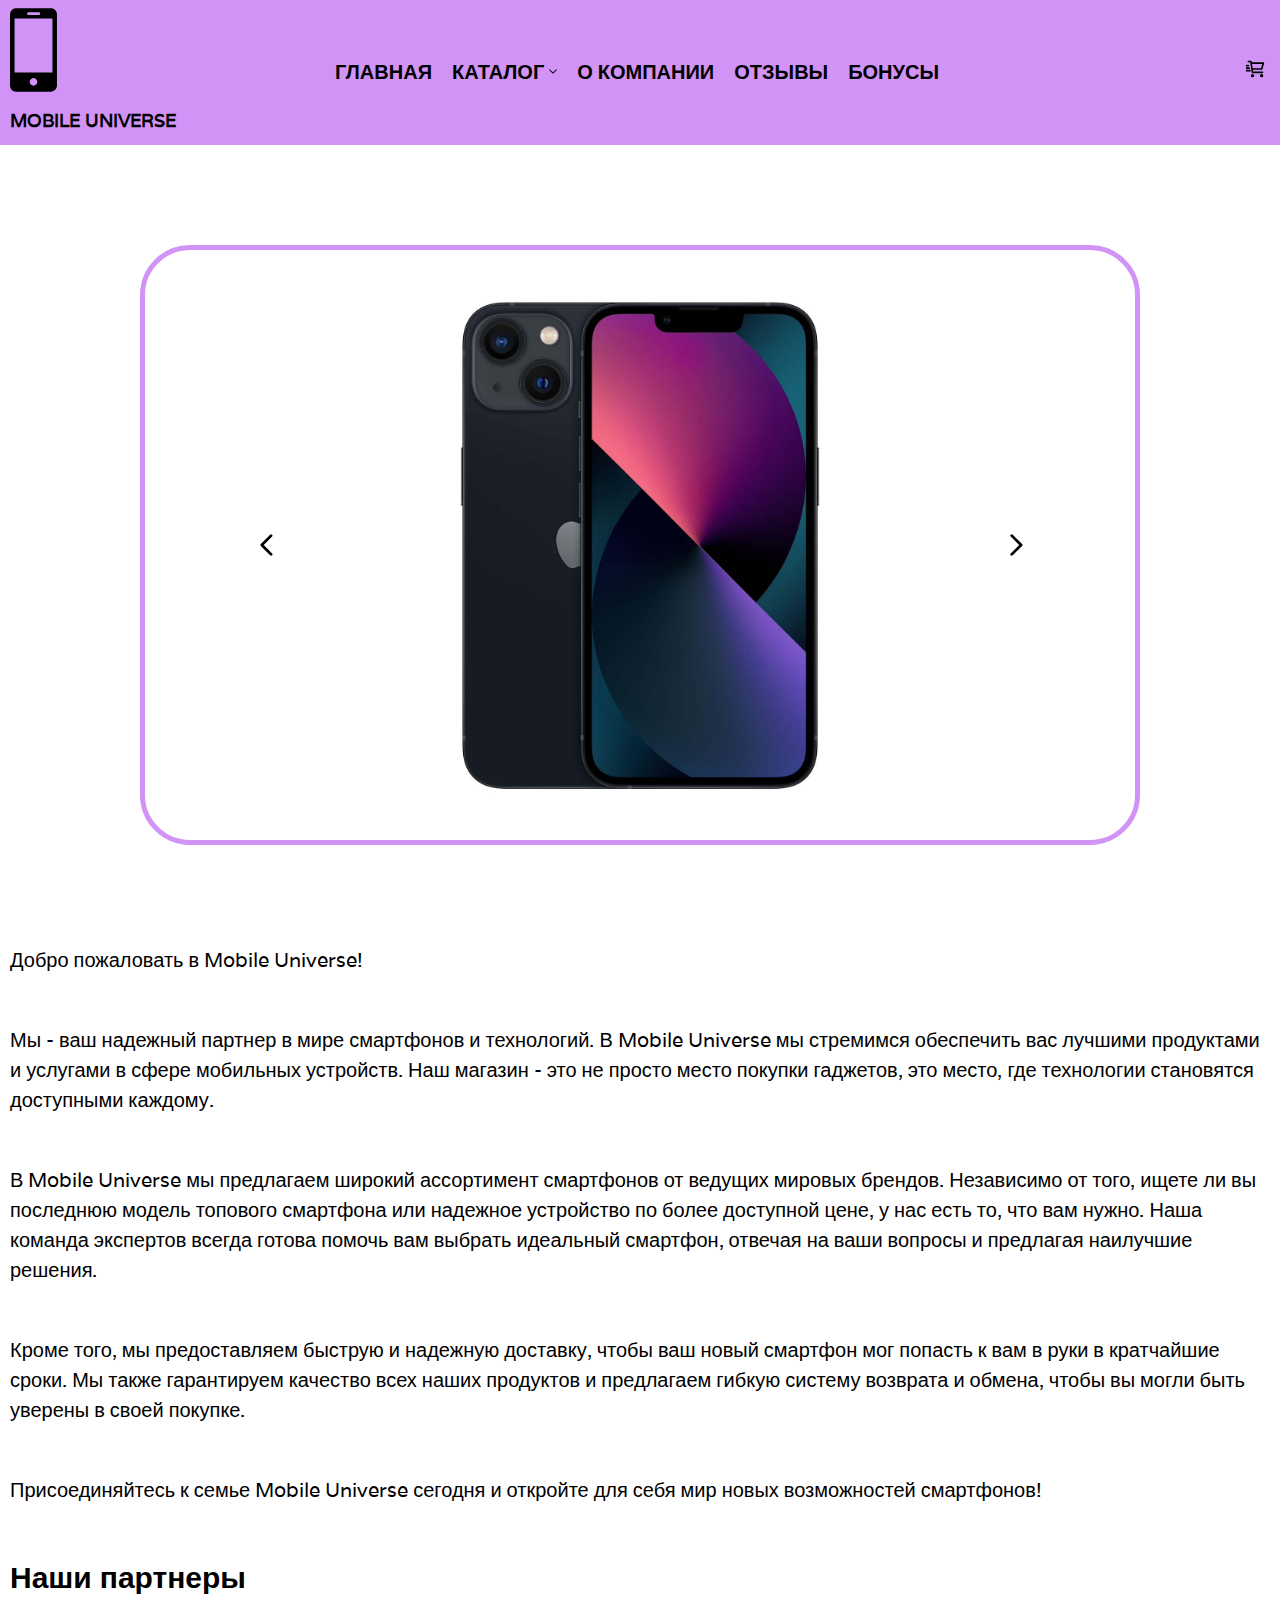
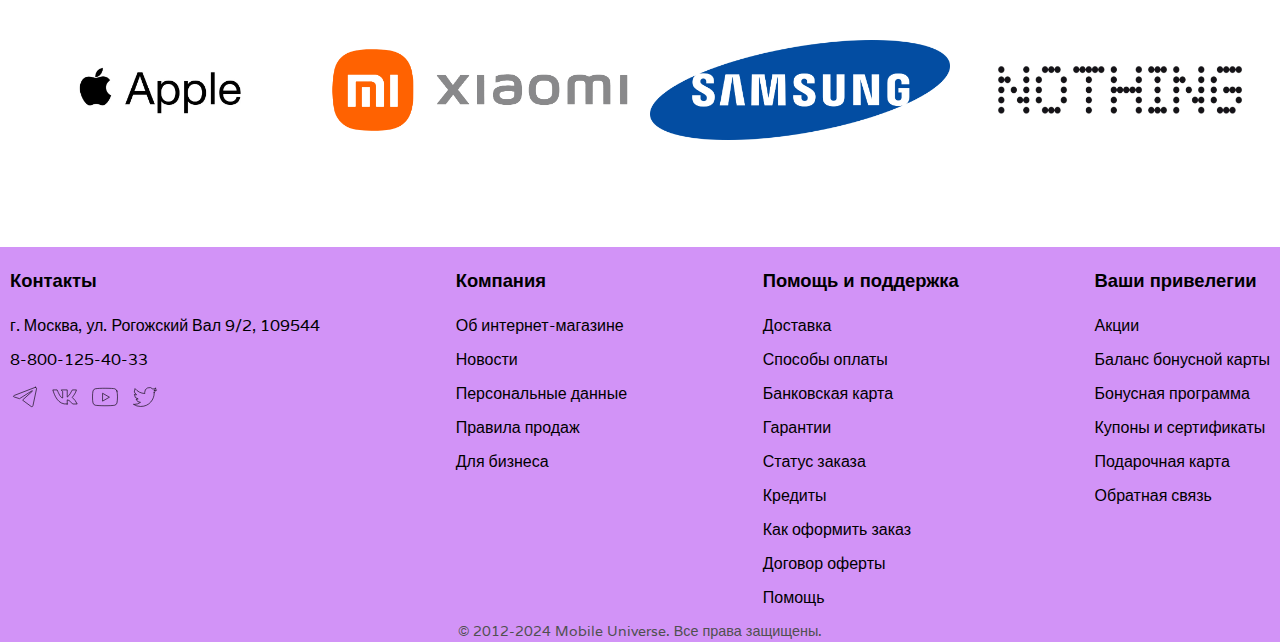
<file: index.html>
<!DOCTYPE html>
<html lang="en">
  <head>
    <meta charset="UTF-8" />
    <meta name="viewport" content="width=device-width, initial-scale=1.0" />
    <title>Главная</title>
    <link rel="preconnect" href="https://fonts.googleapis.com" />
    <link rel="preconnect" href="https://fonts.gstatic.com" crossorigin />
    <link
      href="https://fonts.googleapis.com/css2?family=Varela&display=swap"
      rel="stylesheet"
    />
    <link rel="stylesheet" href="styles/style.css" />
  </head>
  <body>
    <div class="wrapper">
      <header>
        <div class="container">
          <div class="header_inner">
            <div class="logo_and_name">
              <a class="logo_link" href="index.html"
                ><img
                  src="images/logo.svg"
                  alt="Логотип компании"
                  class="logo_image"
              /></a>
              <a href="index.html"
                ><p class="company_name">Mobile Universe</p></a
              >
            </div>
            <nav class="menu">
              <ul class="menu_list">
                <li class="menu_list_item">
                  <a class="menu_list_item_link" href="index.html">Главная</a>
                </li>
                <li class="menu_list_item submenu_nav">
                  <a class="menu_list_item_link" href="products.html">Каталог</a
                  ><span
                    ><img
                      class="down_arrow_image"
                      src="images/down_arrow1.svg"
                      alt="Стрелка вниз"
                      width="13"
                      height="15"
                  /></span>
                  <div class="submenu">
                    <ul class="submenu_items">
                      <li class="submenu_item"><a href="#">Apple</a></li>
                      <li class="submenu_item"><a href="#">Samsung</a></li>
                      <li class="submenu_item"><a href="#">Nothing</a></li>
                      <li class="submenu_item"><a href="#">Realme</a></li>
                      <li class="submenu_item"><a href="#">Xiaomi</a></li>
                      <li class="submenu_item"><a href="#">Oppo</a></li>
                      <li class="submenu_item"><a href="#">Honor</a></li>
                      <li class="submenu_item"><a href="#">Infinix</a></li>
                      <li class="submenu_item"><a href="#">Huawei</a></li>
                    </ul>
                  </div>
                </li>
                <li class="menu_list_item">
                  <a class="menu_list_item_link" href="about.html"
                    >О компании</a
                  >
                </li>
                <li class="menu_list_item">
                  <a class="menu_list_item_link" href="reviews.html">Отзывы</a>
                </li>
                <li class="menu_list_item">
                  <a class="menu_list_item_link" href="card_registration.html">Бонусы</a>
                </li>
              </ul>
              
            </nav>
            <div class="cart_container">
              <a href="cart.html" class="cart_link"
                ><img
                  src="images/cart.svg"
                  alt="cart"
                  class="cart_icon"
                  width="30"
                  height="30"
              /></a>
            </div>
          </div>
        </div>
      </header>

      <main>
        <div class="container">
          <div class="image_container">
            <img  src="images/left_arrow.svg" alt="left arrow" class="left_arrow" width="50" height="50">
            <img src="images/iphone13.jpg" alt="" class="slide" />
            <img src="images/iphone15pro.jpg" alt="" class="slide" />
            <img src="images/iphone15promax.jpg" alt="" class="slide" />
            <img src="images/iphone4.jpg" alt="" class="slide" />
            <img src="images/samsung1.jpg" alt="" class="slide" />
            <img src="images/samsung2.jpg" alt="" class="slide" />
            <img src="images/samsung3.jpg" alt="" class="slide" />
            <img src="images/xiaomi.jpg" alt="" class="slide" />
            <img src="images/oppo.jpg" alt="" class="slide" />
            <img src="images/nothing.jpg" alt="" class="slide" />
            <img src="images/right_arrow.svg" alt="right arrow" class="right_arrow" width="50" height="50">
          </div>

          <div class="hello_text_container">
            <p class="hello_text">Добро пожаловать в Mobile Universe!</p>
            <p class="hello_text">
              Мы - ваш надежный партнер в мире смартфонов и технологий. В Mobile
              Universe мы стремимся обеспечить вас лучшими продуктами и услугами
              в сфере мобильных устройств. Наш магазин - это не просто место
              покупки гаджетов, это место, где технологии становятся доступными
              каждому.
            </p>
            <p class="hello_text">
              В Mobile Universe мы предлагаем широкий ассортимент смартфонов от
              ведущих мировых брендов. Независимо от того, ищете ли вы последнюю
              модель топового смартфона или надежное устройство по более
              доступной цене, у нас есть то, что вам нужно. Наша команда
              экспертов всегда готова помочь вам выбрать идеальный смартфон,
              отвечая на ваши вопросы и предлагая наилучшие решения.
            </p>
            <p class="hello_text">
              Кроме того, мы предоставляем быструю и надежную доставку, чтобы
              ваш новый смартфон мог попасть к вам в руки в кратчайшие сроки. Мы
              также гарантируем качество всех наших продуктов и предлагаем
              гибкую систему возврата и обмена, чтобы вы могли быть уверены в
              своей покупке.
            </p>
            <p class="hello_text">
              Присоединяйтесь к семье Mobile Universe сегодня и откройте для
              себя мир новых возможностей смартфонов!
            </p>
          </div>

          <div class="partners_container">
            <h2 class="partners_title">Наши партнеры</h2>
            <div class="partners_items">
              <div class="partners_item">
                <img src="images/apple_logo.jpg" alt="apple logo" class="partners_image" width="300" height="100">
              </div>
              <div class="partners_item">
                <img src="images/xiaomi_logo.jpg" alt="xiaomi logo" class="partners_image" width="300" height="100">
              </div>
              <div class="partners_item">
                <img src="images/samsung_logo.jpg" alt="samsung logo" class="partners_image" width="300" height="100">
              </div>
              <div class="partners_item">
                <img src="images/nothing_logo.jpg" alt="nothing logo" class="partners_image" width="300" height="100">
              </div>
            </div>
          </div>
        </div>
      </main>

      <footer>
        <div class="container">
          <div class="footer_menu">
            <ul class="footer_menu_list">
              <p class="footer_menu_title">Контакты</p>
              <li class="footer_menu_item">
                г. Москва, ул. Рогожский Вал 9/2, 109544
              </li>
              <li class="footer_menu_item">8-800-125-40-33</li>
              <ul class="social">
                <li class="social_item">
                  <a href="#" class="social_item_link"
                    ><img
                      src="images/telegram.svg"
                      alt="Телеграм"
                      class="social_item_image"
                  /></a>
                </li>
                <li class="social_item">
                  <a href="#" class="social_item_link"
                    ><img
                      src="images/vk.svg"
                      alt="ВКонтакте"
                      class="social_item_image"
                  /></a>
                </li>
                <li class="social_item">
                  <a href="#" class="social_item_link"
                    ><img
                      src="images/youtube.svg"
                      alt="Youtube"
                      class="social_item_image"
                  /></a>
                </li>
                <li class="social_item">
                  <a href="#" class="social_item_link"
                    ><img
                      src="images/twitter.svg"
                      alt="Twitter"
                      class="social_item_image"
                  /></a>
                </li>
              </ul>
            </ul>
            <ul class="footer_menu_list">
              <p class="footer_menu_title">Компания</p>
              <li class="footer_menu_item">
                <a href="#">Об интернет-магазине</a>
              </li>
              <li class="footer_menu_item"><a href="#">Новости</a></li>
              <li class="footer_menu_item">
                <a href="#">Персональные данные</a>
              </li>
              <li class="footer_menu_item"><a href="#">Правила продаж</a></li>
              <li class="footer_menu_item"><a href="#">Для бизнеса</a></li>
            </ul>
            <ul class="footer_menu_list">
              <p class="footer_menu_title">Помощь и поддержка</p>
              <li class="footer_menu_item"><a href="#">Доставка</a></li>
              <li class="footer_menu_item"><a href="#">Способы оплаты</a></li>
              <li class="footer_menu_item"><a href="#">Банковская карта</a></li>
              <li class="footer_menu_item"><a href="#">Гарантии</a></li>
              <li class="footer_menu_item"><a href="#">Статус заказа</a></li>
              <li class="footer_menu_item"><a href="#">Кредиты</a></li>
              <li class="footer_menu_item">
                <a href="#">Как оформить заказ</a>
              </li>
              <li class="footer_menu_item"><a href="#">Договор оферты</a></li>
              <li class="footer_menu_item"><a href="#">Помощь</a></li>
            </ul>
            <ul class="footer_menu_list">
              <p class="footer_menu_title">Ваши привелегии</p>
              <li class="footer_menu_item"><a href="#">Акции</a></li>
              <li class="footer_menu_item">
                <a href="#">Баланс бонусной карты</a>
              </li>
              <li class="footer_menu_item">
                <a href="#">Бонусная программа</a>
              </li>
              <li class="footer_menu_item">
                <a href="#">Купоны и сертификаты</a>
              </li>
              <li class="footer_menu_item"><a href="#">Подарочная карта</a></li>
              <li class="footer_menu_item"><a href="#">Обратная связь</a></li>
            </ul>
          </div>
          <p class="footer_copy_text">
            © 2012-2024 Mobile Universe. Все права защищены.
          </p>
        </div>
      </footer>
    </div>

    <script src="js/auto.js"></script>
  </body>
</html>
</file>
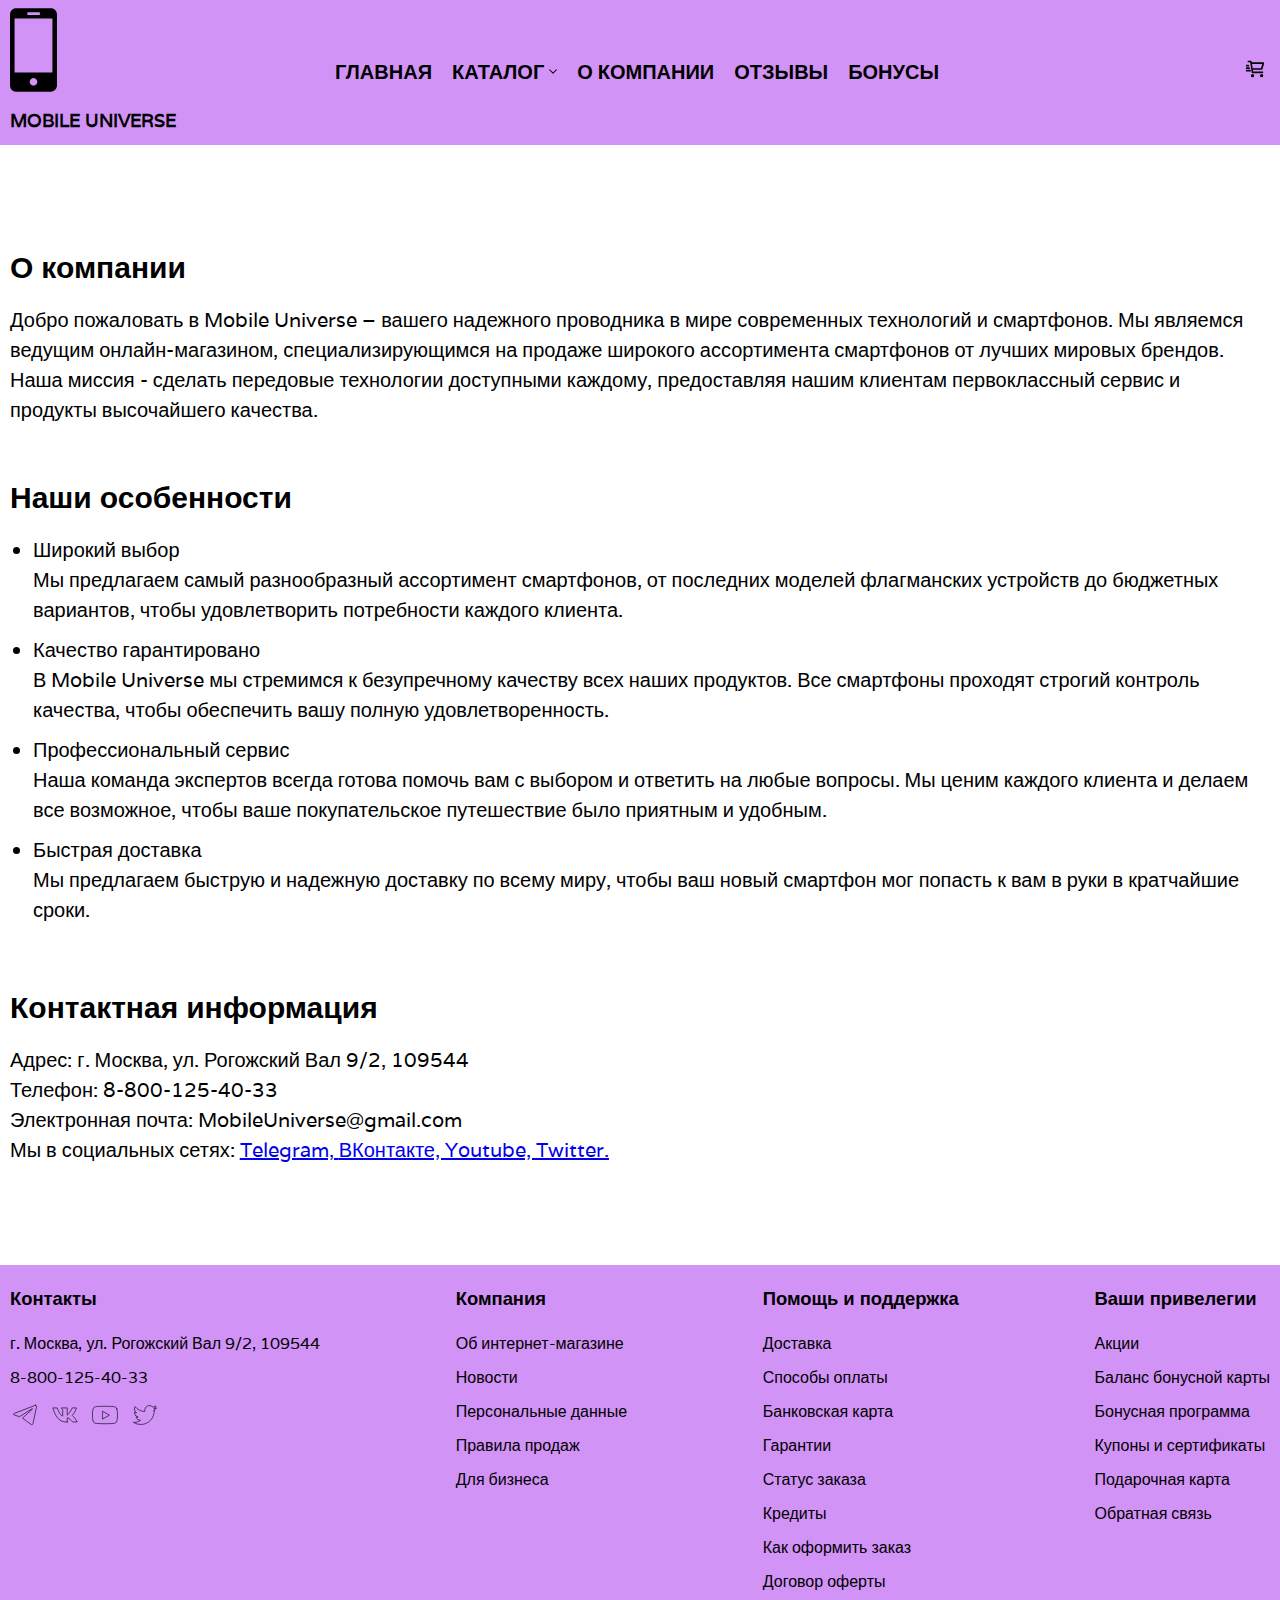
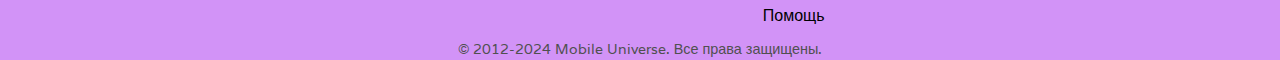
<file: about.html>
<!DOCTYPE html>
<html lang="en">
  <head>
    <meta charset="UTF-8" />
    <meta name="viewport" content="width=device-width, initial-scale=1.0" />
    <title>О компании</title>
    <link rel="preconnect" href="https://fonts.googleapis.com" />
    <link rel="preconnect" href="https://fonts.gstatic.com" crossorigin />
    <link
      href="https://fonts.googleapis.com/css2?family=Varela&display=swap"
      rel="stylesheet"
    />
    <link rel="stylesheet" href="styles/style.css" />
  </head>
  <body>
    <div class="wrapper">
      <header>
        <div class="container">
          <div class="header_inner">
            <div class="logo_and_name">
              <a class="logo_link" href="index.html"
                ><img
                  src="images/logo.svg"
                  alt="Логотип компании"
                  class="logo_image"
              /></a>
              <a href="index.html"
                ><p class="company_name">Mobile Universe</p></a
              >
            </div>
            <nav class="menu">
              <ul class="menu_list">
                <li class="menu_list_item">
                  <a class="menu_list_item_link" href="index.html">Главная</a>
                </li>
                <li class="menu_list_item submenu_nav">
                  <a class="menu_list_item_link" href="products.html">Каталог</a
                  ><span
                    ><img
                      class="down_arrow_image"
                      src="images/down_arrow1.svg"
                      alt="Стрелка вниз"
                      width="13"
                      height="15"
                  /></span>
                  <div class="submenu">
                    <ul class="submenu_items">
                      <li class="submenu_item"><a href="#">Apple</a></li>
                      <li class="submenu_item"><a href="#">Samsung</a></li>
                      <li class="submenu_item"><a href="#">Nothing</a></li>
                      <li class="submenu_item"><a href="#">Realme</a></li>
                      <li class="submenu_item"><a href="#">Xiaomi</a></li>
                      <li class="submenu_item"><a href="#">Oppo</a></li>
                      <li class="submenu_item"><a href="#">Honor</a></li>
                      <li class="submenu_item"><a href="#">Infinix</a></li>
                      <li class="submenu_item"><a href="#">Huawei</a></li>
                    </ul>
                  </div>
                </li>
                <li class="menu_list_item">
                  <a class="menu_list_item_link" href="about.html"
                    >О компании</a
                  >
                </li>
                <li class="menu_list_item">
                  <a class="menu_list_item_link" href="reviews.html">Отзывы</a>
                </li>
                <li class="menu_list_item">
                  <a class="menu_list_item_link" href="card_registration.html">Бонусы</a>
                </li>
              </ul>
              
            </nav>
            <div class="cart_container">
              <a href="cart.html" class="cart_link"
                ><img
                  src="images/cart.svg"
                  alt="cart"
                  class="cart_icon"
                  width="30"
                  height="30"
              /></a>
            </div>
          </div>
        </div>
      </header>

      <main>
        <div class="container">
          <div class="about_company">
            <div class="about_company_item1">
              <h2 class="about_company_item1_title">О компании</h2>
              <p class="about_company_item1_text">
                Добро пожаловать в Mobile Universe – вашего надежного проводника
                в мире современных технологий и смартфонов. Мы являемся ведущим
                онлайн-магазином, специализирующимся на продаже широкого
                ассортимента смартфонов от лучших мировых брендов. Наша миссия -
                сделать передовые технологии доступными каждому, предоставляя
                нашим клиентам первоклассный сервис и продукты высочайшего
                качества.
              </p>
            </div>

            <div class="about_company_item2">
              <h2 class="about_company_item2_title">Наши особенности</h2>
              <ol class="about_company_item2_list">
                <li class="about_company_item2_item">Широкий выбор</li>
                <p class="about_company_item2_text">
                  Мы предлагаем самый разнообразный ассортимент смартфонов, от
                  последних моделей флагманских устройств до бюджетных
                  вариантов, чтобы удовлетворить потребности каждого клиента.
                </p>
                <li class="about_company_item2_item">Качество гарантировано</li>
                <p class="about_company_item2_text">
                  В Mobile Universe мы стремимся к безупречному качеству всех
                  наших продуктов. Все смартфоны проходят строгий контроль
                  качества, чтобы обеспечить вашу полную удовлетворенность.
                </p>
                <li class="about_company_item2_item">
                  Профессиональный сервис
                </li>
                <p class="about_company_item2_text">
                  Наша команда экспертов всегда готова помочь вам с выбором и
                  ответить на любые вопросы. Мы ценим каждого клиента и делаем
                  все возможное, чтобы ваше покупательское путешествие было
                  приятным и удобным.
                </p>
                <li class="about_company_item2_item">Быстрая доставка</li>
                <p class="about_company_item2_text">
                  Мы предлагаем быструю и надежную доставку по всему миру, чтобы
                  ваш новый смартфон мог попасть к вам в руки в кратчайшие
                  сроки.
                </p>
              </ol>
            </div>

            <div class="about_company_item3">
              <h2 class="about_company_item3_title">Контактная информация</h2>
              <p class="about_company_item3_text">Адрес: г. Москва, ул. Рогожский Вал 9/2, 109544</p>
              <p class="about_company_item3_text">Телефон: 8-800-125-40-33</p>
              <p class="about_company_item3_text">Электронная почта: MobileUniverse@gmail.com</p>
              <p class="about_company_item3_text">Мы в социальных сетях: <a href="#">Telegram, </a><a href="#">ВКонтакте, </a><a href="#">Youtube, </a><a href="#">Twitter.</a></p>
            </div>
          </div>
        </div>
      </main>

      <footer>
        <div class="container">
          <div class="footer_menu">
            <ul class="footer_menu_list">
              <p class="footer_menu_title">Контакты</p>
              <li class="footer_menu_item">
                <a href="#">г. Москва, ул. Рогожский Вал 9/2, 109544</a>
              </li>
              <li class="footer_menu_item"><a href="#">8-800-125-40-33</a></li>
              <ul class="social">
                <li class="social_item">
                  <a href="#" class="social_item_link"
                    ><img
                      src="images/telegram.svg"
                      alt="Телеграм"
                      class="social_item_image"
                  /></a>
                </li>
                <li class="social_item">
                  <a href="#" class="social_item_link"
                    ><img
                      src="images/vk.svg"
                      alt="ВКонтакте"
                      class="social_item_image"
                  /></a>
                </li>
                <li class="social_item">
                  <a href="#" class="social_item_link"
                    ><img
                      src="images/youtube.svg"
                      alt="Youtube"
                      class="social_item_image"
                  /></a>
                </li>
                <li class="social_item">
                  <a href="#" class="social_item_link"
                    ><img
                      src="images/twitter.svg"
                      alt="Twitter"
                      class="social_item_image"
                  /></a>
                </li>
              </ul>
            </ul>
            <ul class="footer_menu_list">
              <p class="footer_menu_title">Компания</p>
              <li class="footer_menu_item">
                <a href="#">Об интернет-магазине</a>
              </li>
              <li class="footer_menu_item"><a href="#">Новости</a></li>
              <li class="footer_menu_item">
                <a href="#">Персональные данные</a>
              </li>
              <li class="footer_menu_item"><a href="#">Правила продаж</a></li>
              <li class="footer_menu_item"><a href="#">Для бизнеса</a></li>
            </ul>
            <ul class="footer_menu_list">
              <p class="footer_menu_title">Помощь и поддержка</p>
              <li class="footer_menu_item"><a href="#">Доставка</a></li>
              <li class="footer_menu_item"><a href="#">Способы оплаты</a></li>
              <li class="footer_menu_item"><a href="#">Банковская карта</a></li>
              <li class="footer_menu_item"><a href="#">Гарантии</a></li>
              <li class="footer_menu_item"><a href="#">Статус заказа</a></li>
              <li class="footer_menu_item"><a href="#">Кредиты</a></li>
              <li class="footer_menu_item">
                <a href="#">Как оформить заказ</a>
              </li>
              <li class="footer_menu_item"><a href="#">Договор оферты</a></li>
              <li class="footer_menu_item"><a href="#">Помощь</a></li>
            </ul>
            <ul class="footer_menu_list">
              <p class="footer_menu_title">Ваши привелегии</p>
              <li class="footer_menu_item"><a href="#">Акции</a></li>
              <li class="footer_menu_item">
                <a href="#">Баланс бонусной карты</a>
              </li>
              <li class="footer_menu_item">
                <a href="#">Бонусная программа</a>
              </li>
              <li class="footer_menu_item">
                <a href="#">Купоны и сертификаты</a>
              </li>
              <li class="footer_menu_item"><a href="#">Подарочная карта</a></li>
              <li class="footer_menu_item"><a href="#">Обратная связь</a></li>
            </ul>
          </div>
          <p class="footer_copy_text">
            © 2012-2024 Mobile Universe. Все права защищены.
          </p>
        </div>
      </footer>
    </div>

    <script src="js/main.js"></script>
  </body>
</html>
</file>
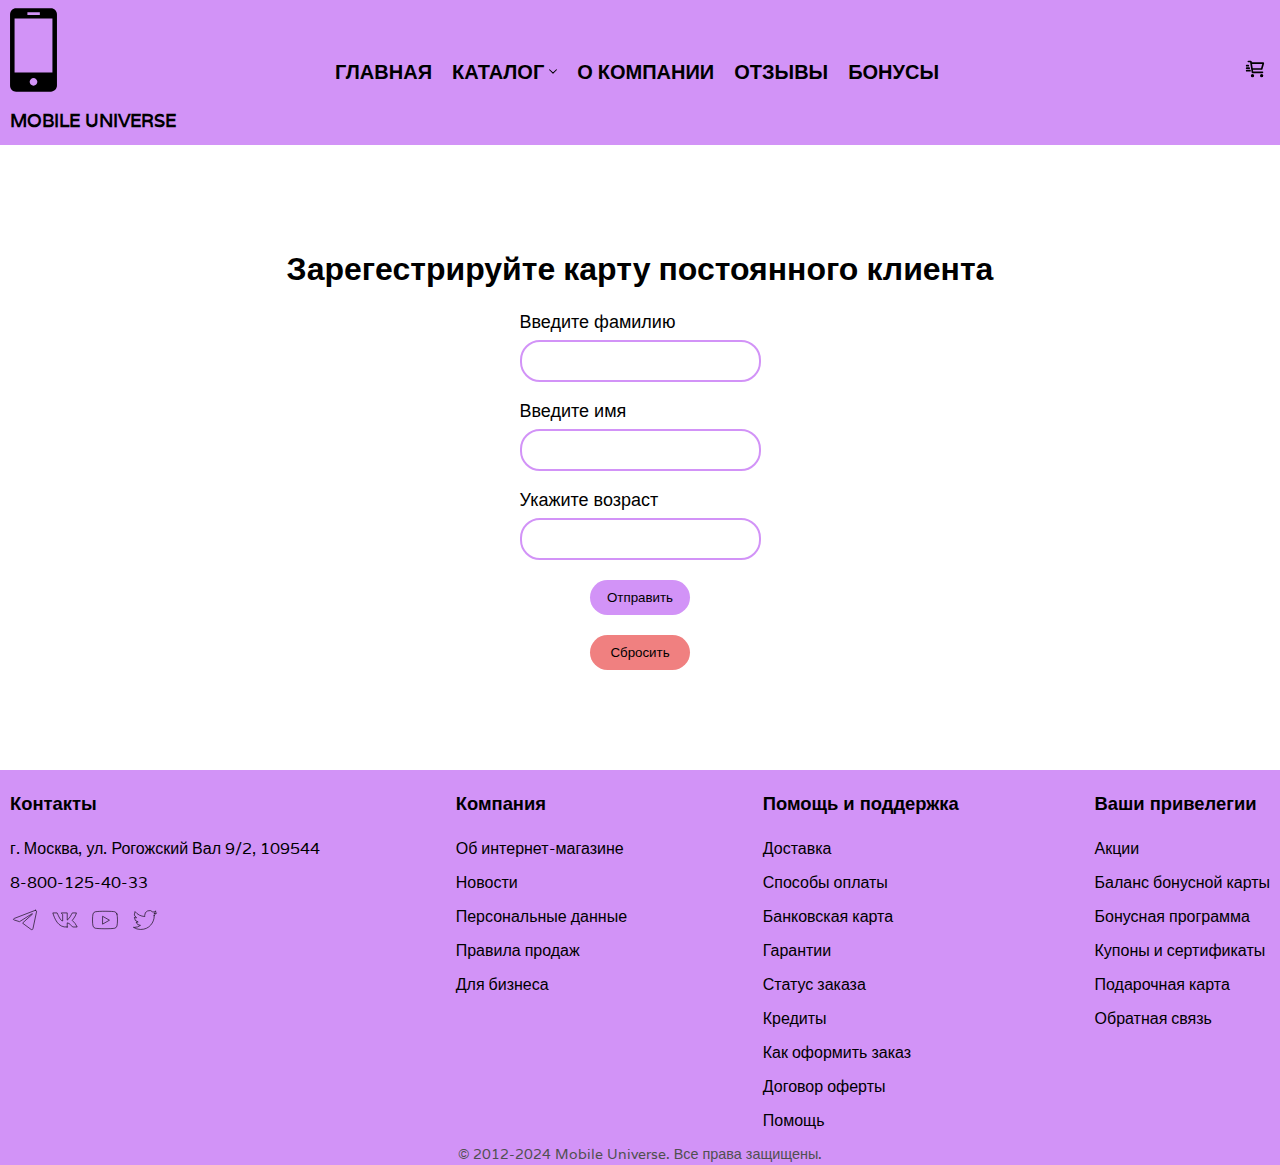
<file: card_registration.html>
<!DOCTYPE html>
<html lang="en">
  <head>
    <meta charset="UTF-8" />
    <meta name="viewport" content="width=device-width, initial-scale=1.0" />
    <title>Главная</title>
    <link rel="preconnect" href="https://fonts.googleapis.com" />
    <link rel="preconnect" href="https://fonts.gstatic.com" crossorigin />
    <link
      href="https://fonts.googleapis.com/css2?family=Varela&display=swap"
      rel="stylesheet"
    />
    <link rel="stylesheet" href="styles/style.css" />
  </head>
  <body>
    <div class="wrapper">
      <header>
        <div class="container">
          <div class="header_inner">
            <div class="logo_and_name">
              <a class="logo_link" href="index.html"
                ><img
                  src="images/logo.svg"
                  alt="Логотип компании"
                  class="logo_image"
              /></a>
              <a href="index.html"
                ><p class="company_name">Mobile Universe</p></a
              >
            </div>
            <nav class="menu">
              <ul class="menu_list">
                <li class="menu_list_item">
                  <a class="menu_list_item_link" href="index.html">Главная</a>
                </li>
                <li class="menu_list_item submenu_nav">
                  <a class="menu_list_item_link" href="products.html">Каталог</a
                  ><span
                    ><img
                      class="down_arrow_image"
                      src="images/down_arrow1.svg"
                      alt="Стрелка вниз"
                      width="13"
                      height="15"
                  /></span>
                  <div class="submenu">
                    <ul class="submenu_items">
                      <li class="submenu_item"><a href="#">Apple</a></li>
                      <li class="submenu_item"><a href="#">Samsung</a></li>
                      <li class="submenu_item"><a href="#">Nothing</a></li>
                      <li class="submenu_item"><a href="#">Realme</a></li>
                      <li class="submenu_item"><a href="#">Xiaomi</a></li>
                      <li class="submenu_item"><a href="#">Oppo</a></li>
                      <li class="submenu_item"><a href="#">Honor</a></li>
                      <li class="submenu_item"><a href="#">Infinix</a></li>
                      <li class="submenu_item"><a href="#">Huawei</a></li>
                    </ul>
                  </div>
                </li>
                <li class="menu_list_item">
                  <a class="menu_list_item_link" href="about.html"
                    >О компании</a
                  >
                </li>
                <li class="menu_list_item">
                  <a class="menu_list_item_link" href="reviews.html">Отзывы</a>
                </li>
                <li class="menu_list_item">
                  <a class="menu_list_item_link" href="card_registration.html">Бонусы</a>
                </li>
              </ul>
              
            </nav>
            <div class="cart_container">
              <a href="cart.html" class="cart_link"
                ><img
                  src="images/cart.svg"
                  alt="cart"
                  class="cart_icon"
                  width="30"
                  height="30"
              /></a>
            </div>
          </div>
        </div>
      </header>

      <main>
        <div class="container">
            <div class="card_registration">
                <h1>Зарегестрируйте карту постоянного клиента</h1>
                <form id="customerForm">
                    <label for="lastName">Введите фамилию</label>
                    <input type="text" id="lastName" name="lastName" required onchange="capitalizeInput(this)">
        
                    <label for="firstName">Введите имя</label>
                    <input type="text" id="firstName" name="firstName" required onchange="capitalizeInput(this)">
        
                    <label for="age">Укажите возраст</label>
                    <input class="input_number" type="text" id="age" required name="age">
        
                    <button class="btn_submit" type="submit" onclick="submitForm()">Отправить</button>
                    <button class="btn_reset" type="button" onclick="resetForm()">Сбросить</button>
                </form>
            </div>
        </div>
      </main>

      <footer>
        <div class="container">
          <div class="footer_menu">
            <ul class="footer_menu_list">
              <p class="footer_menu_title">Контакты</p>
              <li class="footer_menu_item">
                г. Москва, ул. Рогожский Вал 9/2, 109544
              </li>
              <li class="footer_menu_item">8-800-125-40-33</li>
              <ul class="social">
                <li class="social_item">
                  <a href="#" class="social_item_link"
                    ><img
                      src="images/telegram.svg"
                      alt="Телеграм"
                      class="social_item_image"
                  /></a>
                </li>
                <li class="social_item">
                  <a href="#" class="social_item_link"
                    ><img
                      src="images/vk.svg"
                      alt="ВКонтакте"
                      class="social_item_image"
                  /></a>
                </li>
                <li class="social_item">
                  <a href="#" class="social_item_link"
                    ><img
                      src="images/youtube.svg"
                      alt="Youtube"
                      class="social_item_image"
                  /></a>
                </li>
                <li class="social_item">
                  <a href="#" class="social_item_link"
                    ><img
                      src="images/twitter.svg"
                      alt="Twitter"
                      class="social_item_image"
                  /></a>
                </li>
              </ul>
            </ul>
            <ul class="footer_menu_list">
              <p class="footer_menu_title">Компания</p>
              <li class="footer_menu_item">
                <a href="#">Об интернет-магазине</a>
              </li>
              <li class="footer_menu_item"><a href="#">Новости</a></li>
              <li class="footer_menu_item">
                <a href="#">Персональные данные</a>
              </li>
              <li class="footer_menu_item"><a href="#">Правила продаж</a></li>
              <li class="footer_menu_item"><a href="#">Для бизнеса</a></li>
            </ul>
            <ul class="footer_menu_list">
              <p class="footer_menu_title">Помощь и поддержка</p>
              <li class="footer_menu_item"><a href="#">Доставка</a></li>
              <li class="footer_menu_item"><a href="#">Способы оплаты</a></li>
              <li class="footer_menu_item"><a href="#">Банковская карта</a></li>
              <li class="footer_menu_item"><a href="#">Гарантии</a></li>
              <li class="footer_menu_item"><a href="#">Статус заказа</a></li>
              <li class="footer_menu_item"><a href="#">Кредиты</a></li>
              <li class="footer_menu_item">
                <a href="#">Как оформить заказ</a>
              </li>
              <li class="footer_menu_item"><a href="#">Договор оферты</a></li>
              <li class="footer_menu_item"><a href="#">Помощь</a></li>
            </ul>
            <ul class="footer_menu_list">
              <p class="footer_menu_title">Ваши привелегии</p>
              <li class="footer_menu_item"><a href="#">Акции</a></li>
              <li class="footer_menu_item">
                <a href="#">Баланс бонусной карты</a>
              </li>
              <li class="footer_menu_item">
                <a href="#">Бонусная программа</a>
              </li>
              <li class="footer_menu_item">
                <a href="#">Купоны и сертификаты</a>
              </li>
              <li class="footer_menu_item"><a href="#">Подарочная карта</a></li>
              <li class="footer_menu_item"><a href="#">Обратная связь</a></li>
            </ul>
          </div>
          <p class="footer_copy_text">
            © 2012-2024 Mobile Universe. Все права защищены.
          </p>
        </div>
      </footer>
    </div>

    <script src="js/registration.js"></script>
  </body>
</html>
</file>
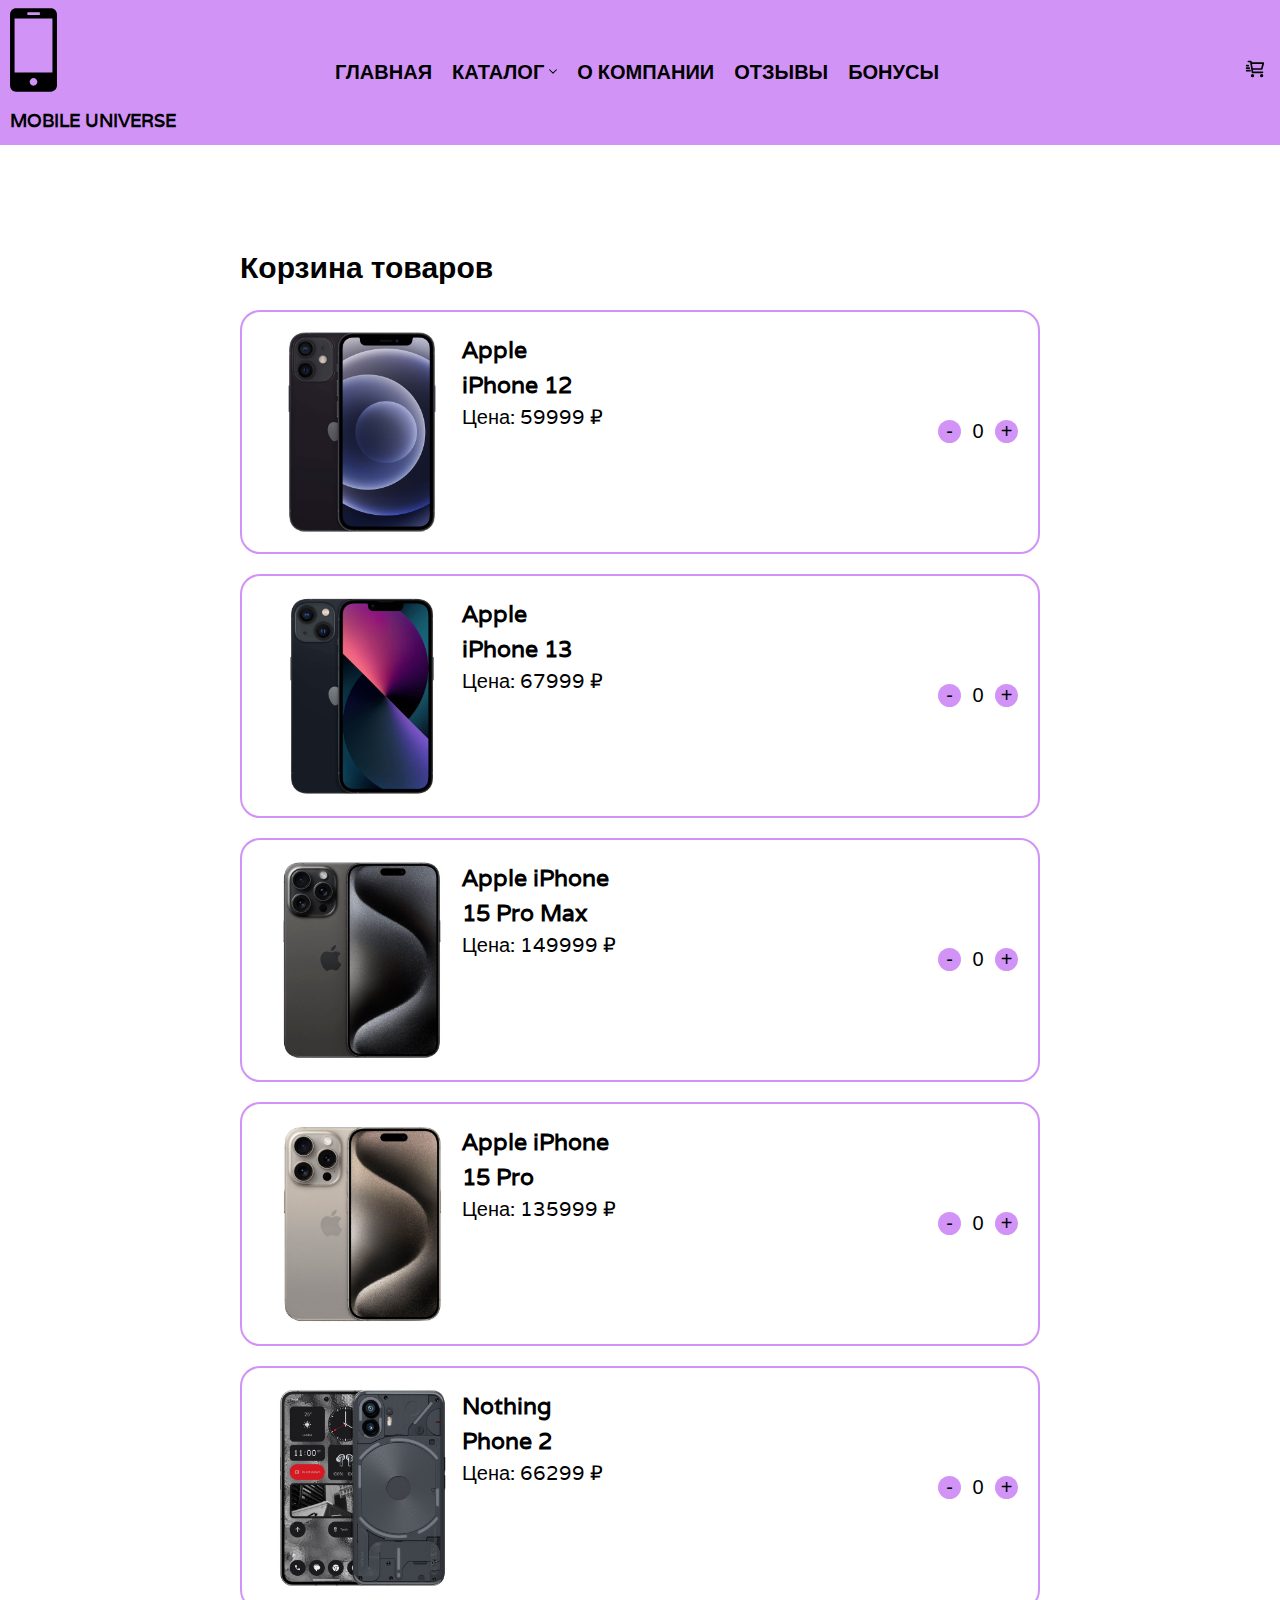
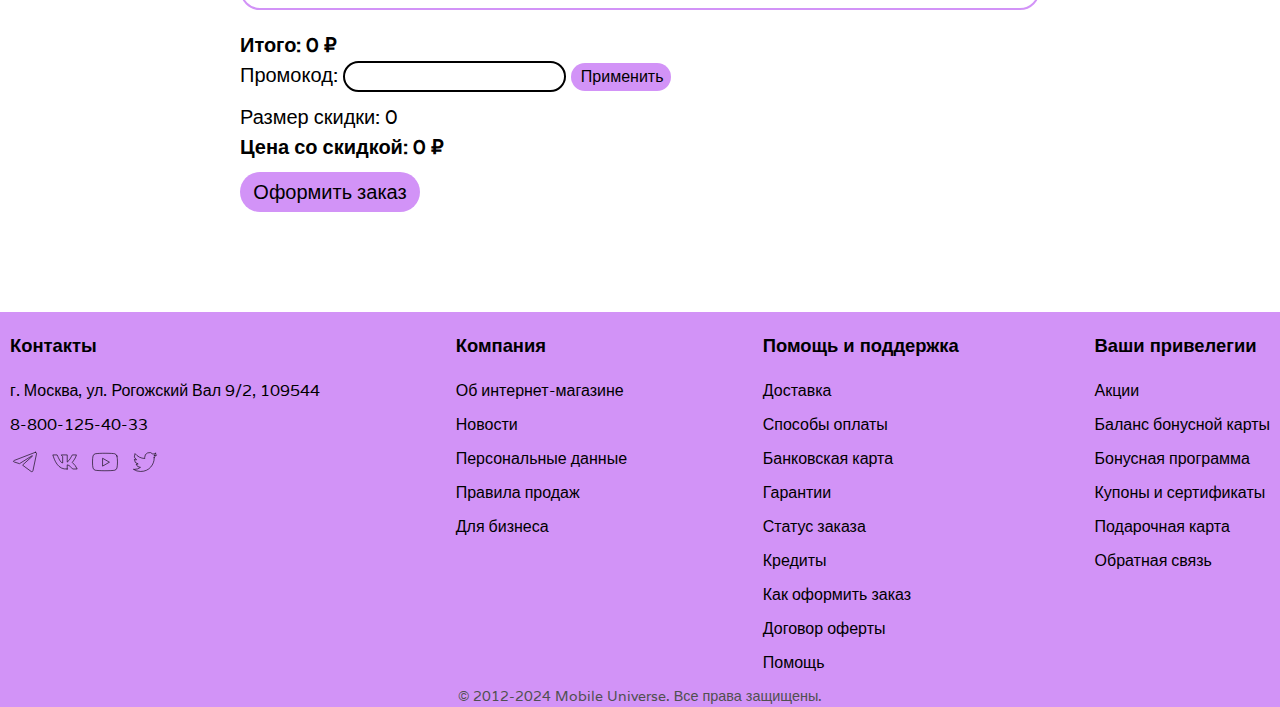
<file: cart.html>
<!DOCTYPE html>
<html lang="en">
<head>
    <meta charset="UTF-8">
    <meta name="viewport" content="width=device-width, initial-scale=1.0">
    <title>Корзина</title>
    <link rel="preconnect" href="https://fonts.googleapis.com">
<link rel="preconnect" href="https://fonts.gstatic.com" crossorigin>
<link href="https://fonts.googleapis.com/css2?family=Varela&display=swap" rel="stylesheet">
    <link rel="stylesheet" href="styles/style.css">
</head>
<body>
  <div class="wrapper">
    <header>
      <div class="container">
        <div class="header_inner">
          <div class="logo_and_name">
            <a class="logo_link" href="index.html"
              ><img
                src="images/logo.svg"
                alt="Логотип компании"
                class="logo_image"
            /></a>
            <a href="index.html"
              ><p class="company_name">Mobile Universe</p></a
            >
          </div>
          <nav class="menu">
            <ul class="menu_list">
              <li class="menu_list_item">
                <a class="menu_list_item_link" href="index.html">Главная</a>
              </li>
              <li class="menu_list_item submenu_nav">
                <a class="menu_list_item_link" href="products.html">Каталог</a
                ><span
                  ><img
                    class="down_arrow_image"
                    src="images/down_arrow1.svg"
                    alt="Стрелка вниз"
                    width="13"
                    height="15"
                /></span>
                <div class="submenu">
                  <ul class="submenu_items">
                    <li class="submenu_item"><a href="#">Apple</a></li>
                    <li class="submenu_item"><a href="#">Samsung</a></li>
                    <li class="submenu_item"><a href="#">Nothing</a></li>
                    <li class="submenu_item"><a href="#">Realme</a></li>
                    <li class="submenu_item"><a href="#">Xiaomi</a></li>
                    <li class="submenu_item"><a href="#">Oppo</a></li>
                    <li class="submenu_item"><a href="#">Honor</a></li>
                    <li class="submenu_item"><a href="#">Infinix</a></li>
                    <li class="submenu_item"><a href="#">Huawei</a></li>
                  </ul>
                </div>
              </li>
              <li class="menu_list_item">
                <a class="menu_list_item_link" href="about.html"
                  >О компании</a
                >
              </li>
              <li class="menu_list_item">
                <a class="menu_list_item_link" href="reviews.html">Отзывы</a>
              </li>
              <li class="menu_list_item">
                <a class="menu_list_item_link" href="card_registration.html">Бонусы</a>
              </li>
            </ul>
            
          </nav>
          <div class="cart_container">
            <a href="cart.html" class="cart_link"
              ><img
                src="images/cart.svg"
                alt="cart"
                class="cart_icon"
                width="30"
                height="30"
            /></a>
          </div>
        </div>
      </div>
    </header>

<main>
    <div class="container">
      <div class="cart">
        <h2>Корзина товаров</h2>
        <div class="product">
          <img src="images/iphone12_1.jpg" alt="Product">
          <div class="details">
            <h3>Apple <span class="nowrap">iPhone 12</span></h3>
            <p class="price">Цена: 59999 ₽</p>
          </div>
          <div class="quantity">
            <button class="decrease">-</button>
            <input type="number" value="0" min="0">
            <button class="increase">+</button>
          </div>
        </div>
        <div class="product">
          <img src="images/iphone13.jpg" alt="Product">
          <div class="details">
            <h3>Apple <span class="nowrap">iPhone 13</span></h3>
            <p class="price">Цена: 67999 ₽</p>
          </div>
          <div class="quantity">
            <button class="decrease">-</button>
            <input type="number" value="0" min="0">
            <button class="increase">+</button>
          </div>
        </div>
        <div class="product">
          <img src="images/iphone15promax.jpg" alt="Product">
          <div class="details">
            <h3>Apple iPhone <span class="nowrap">15 Pro Max</span></h3>
            <p class="price">Цена: 149999 ₽</p>
          </div>
          <div class="quantity">
            <button class="decrease">-</button>
            <input type="number" value="0" min="0">
            <button class="increase">+</button>
          </div>
        </div>
        <div class="product">
          <img src="images/iphone15pro.jpg" alt="Product">
          <div class="details">
            <h3>Apple iPhone <span class="nowrap">15 Pro</span></h3>
            <p class="price">Цена: 135999 ₽</p>
          </div>
          <div class="quantity">
            <button class="decrease">-</button>
            <input type="number" value="0" min="0">
            <button class="increase">+</button>
          </div>
        </div>
        <div class="product">
          <img src="images/nothing.jpg" alt="Product">
          <div class="details">
            <h3>Nothing <span class="nowrap">Phone 2</span></h3>
            <p class="price">Цена: 66299 ₽</p>
          </div>
          <div class="quantity">
            <button class="decrease">-</button>
            <input type="number" value="0" min="0">
            <button class="increase">+</button>
          </div>
        </div>
        <div class="total">
          <p>Итого: <span id="totalPrice">0 ₽</span></p>
        </div>
        <div class="promo">
          <label for="promoCode">Промокод:</label>
          <input type="text" id="promoCode">
          <button id="applyPromo">Применить</button>
          <p>Размер скидки: <span id="discount">0</span></p>
          <p class="price_with_discout">Цена со скидкой: <span id="discountedPrice">0 ₽</span></p>
        </div>
        <a href="order.html" class="checkout">Оформить заказ</a>
      </div>
    </div>
    
</main>

    <footer>
        <div class="container">
            <div class="footer_menu">
                <ul class="footer_menu_list">
                    <p class="footer_menu_title">Контакты</p>
                    <li class="footer_menu_item">г. Москва, ул. Рогожский Вал 9/2, 109544</li>
                    <li class="footer_menu_item">8-800-125-40-33</li>
                    <ul class="social">
                        <li class="social_item">
                            <a href="#" class="social_item_link"><img src="images/telegram.svg" alt="Телеграм" class="social_item_image"></a>
                        </li>
                        <li class="social_item">
                            <a href="#" class="social_item_link"><img src="images/vk.svg" alt="ВКонтакте" class="social_item_image"></a>
                        </li>
                        <li class="social_item">
                            <a href="#" class="social_item_link"><img src="images/youtube.svg" alt="Youtube" class="social_item_image"></a>
                        </li>
                        <li class="social_item">
                            <a href="#" class="social_item_link"><img src="images/twitter.svg" alt="Twitter" class="social_item_image"></a>
                        </li>
                        
                    </ul>
                </ul>
                <ul class="footer_menu_list">
                    <p class="footer_menu_title">Компания</p>
                    <li class="footer_menu_item"><a href="#">Об интернет-магазине</a></li>
                    <li class="footer_menu_item"><a href="#">Новости</a></li>
                    <li class="footer_menu_item"><a href="#">Персональные данные</a></li>
                    <li class="footer_menu_item"><a href="#">Правила продаж</a></li>
                    <li class="footer_menu_item"><a href="#">Для бизнеса</a></li>
                </ul>
                <ul class="footer_menu_list">
                    <p class="footer_menu_title">Помощь и поддержка</p>
                    <li class="footer_menu_item"><a href="#">Доставка</a></li>
                    <li class="footer_menu_item"><a href="#">Способы оплаты</a></li>
                    <li class="footer_menu_item"><a href="#">Банковская карта</a></li>
                    <li class="footer_menu_item"><a href="#">Гарантии</a></li>
                    <li class="footer_menu_item"><a href="#">Статус заказа</a></li>
                    <li class="footer_menu_item"><a href="#">Кредиты</a></li>
                    <li class="footer_menu_item"><a href="#">Как оформить заказ</a></li>
                    <li class="footer_menu_item"><a href="#">Договор оферты</a></li>
                    <li class="footer_menu_item"><a href="#">Помощь</a></li>
                </ul>
                <ul class="footer_menu_list">
                    <p class="footer_menu_title">Ваши привелегии</p>
                    <li class="footer_menu_item"><a href="#">Акции</a></li>
                    <li class="footer_menu_item"><a href="#">Баланс бонусной карты</a></li>
                    <li class="footer_menu_item"><a href="#">Бонусная программа</a></li>
                    <li class="footer_menu_item"><a href="#">Купоны и сертификаты</a></li>
                    <li class="footer_menu_item"><a href="#">Подарочная карта</a></li>
                    <li class="footer_menu_item"><a href="#">Обратная связь</a></li>
                </ul>
            </div>
            <p class="footer_copy_text">© 2012-2024 Mobile Universe. Все права защищены.</p>
        </div>
    </footer>
  </div>

    <script src="js/main.js"></script>
  </body>
</html>
</file>
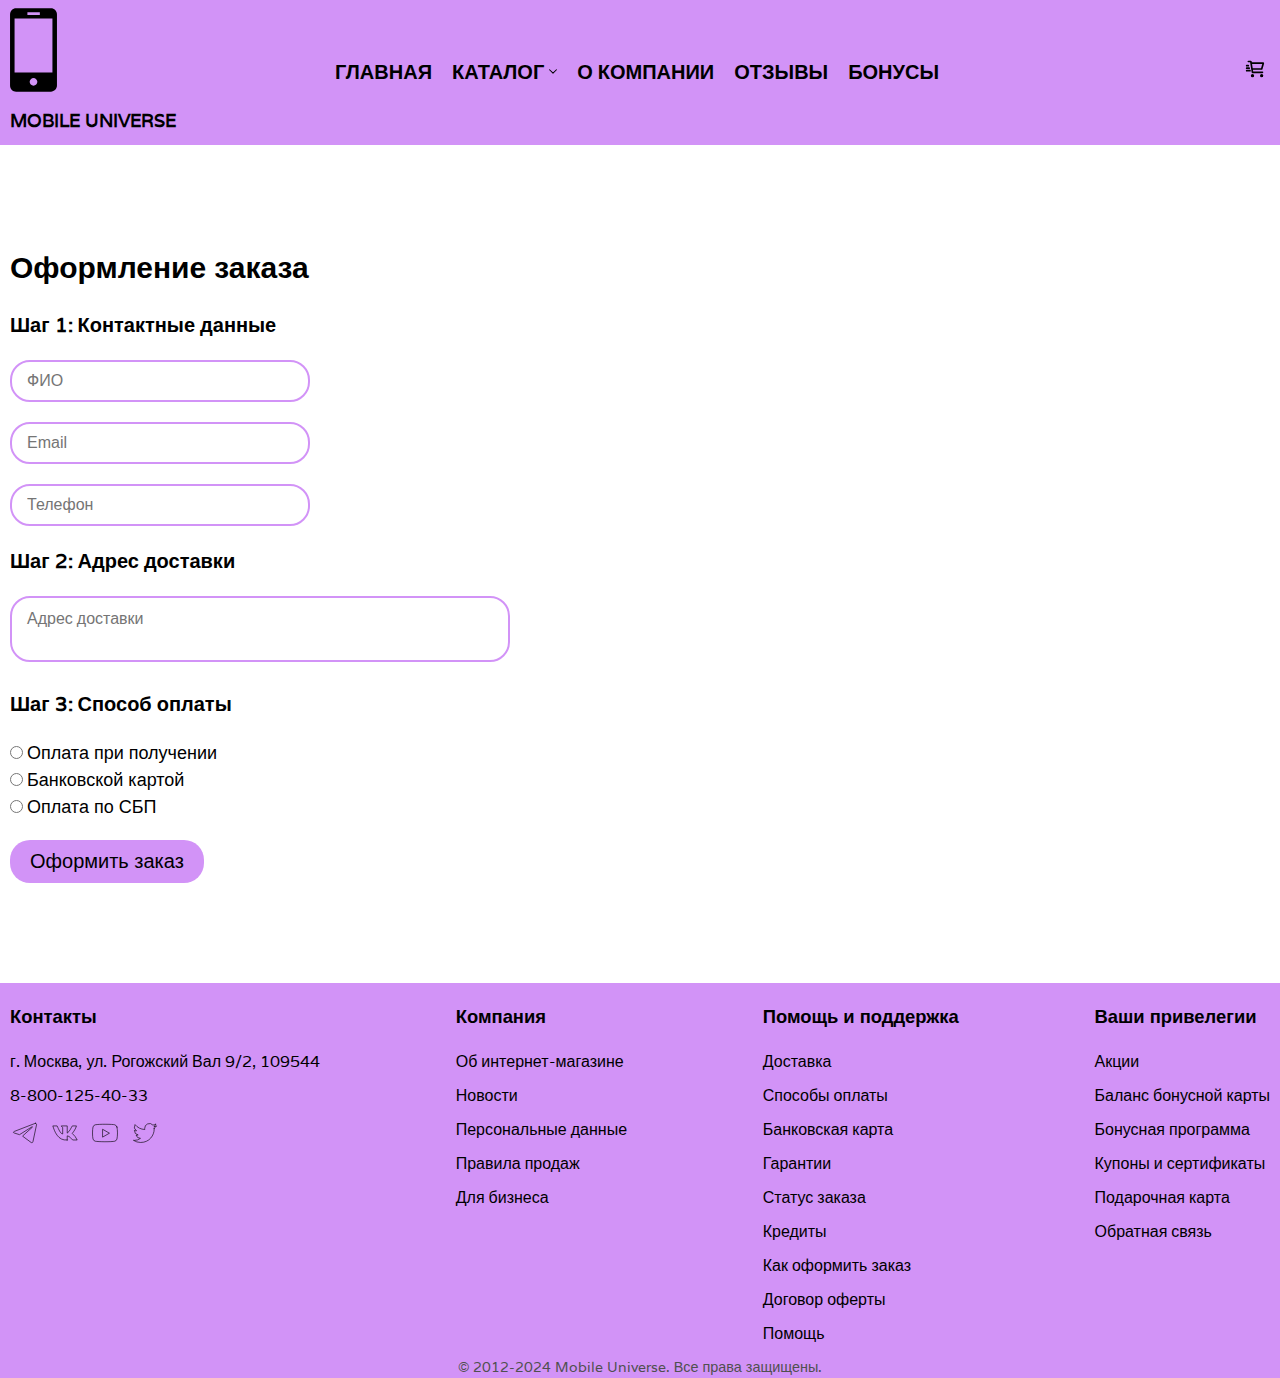
<file: order.html>
<!DOCTYPE html>
<html lang="en">
  <head>
    <meta charset="UTF-8" />
    <meta name="viewport" content="width=device-width, initial-scale=1.0" />
    <title>Оформление заказа</title>
    <link rel="preconnect" href="https://fonts.googleapis.com" />
    <link rel="preconnect" href="https://fonts.gstatic.com" crossorigin />
    <link
      href="https://fonts.googleapis.com/css2?family=Varela&display=swap"
      rel="stylesheet"
    />
    <link rel="stylesheet" href="styles/style.css" />
  </head>
  <body>
    <div class="wrapper">
      <header>
        <div class="container">
          <div class="header_inner">
            <div class="logo_and_name">
              <a class="logo_link" href="index.html"
                ><img
                  src="images/logo.svg"
                  alt="Логотип компании"
                  class="logo_image"
              /></a>
              <a href="index.html"
                ><p class="company_name">Mobile Universe</p></a
              >
            </div>
            <nav class="menu">
              <ul class="menu_list">
                <li class="menu_list_item">
                  <a class="menu_list_item_link" href="index.html">Главная</a>
                </li>
                <li class="menu_list_item submenu_nav">
                  <a class="menu_list_item_link" href="products.html">Каталог</a
                  ><span
                    ><img
                      class="down_arrow_image"
                      src="images/down_arrow1.svg"
                      alt="Стрелка вниз"
                      width="13"
                      height="15"
                  /></span>
                  <div class="submenu">
                    <ul class="submenu_items">
                      <li class="submenu_item"><a href="#">Apple</a></li>
                      <li class="submenu_item"><a href="#">Samsung</a></li>
                      <li class="submenu_item"><a href="#">Nothing</a></li>
                      <li class="submenu_item"><a href="#">Realme</a></li>
                      <li class="submenu_item"><a href="#">Xiaomi</a></li>
                      <li class="submenu_item"><a href="#">Oppo</a></li>
                      <li class="submenu_item"><a href="#">Honor</a></li>
                      <li class="submenu_item"><a href="#">Infinix</a></li>
                      <li class="submenu_item"><a href="#">Huawei</a></li>
                    </ul>
                  </div>
                </li>
                <li class="menu_list_item">
                  <a class="menu_list_item_link" href="about.html"
                    >О компании</a
                  >
                </li>
                <li class="menu_list_item">
                  <a class="menu_list_item_link" href="reviews.html">Отзывы</a>
                </li>
                <li class="menu_list_item">
                  <a class="menu_list_item_link" href="card_registration.html">Бонусы</a>
                </li>
              </ul>
            </nav>
            <div class="cart_container">
              <a href="cart.html" class="cart_link"
                ><img
                  src="images/cart.svg"
                  alt="cart"
                  class="cart_icon"
                  width="30"
                  height="30"
              /></a>
            </div>
          </div>
        </div>
      </header>

      <main>
        <div class="container">
          <div class="container_of_payment">
            <h2 class="order_title">Оформление заказа</h2>
            <form id="checkout-form">
              <div class="form-step">
                <h3 class="step_order">Шаг 1: Контактные данные</h3>
                <div class="input_order">
                  <input type="text" name="name" placeholder="ФИО" required />
                  <input
                    type="email"
                    name="email"
                    placeholder="Email"
                    required
                  />
                  <input
                    type="tel"
                    name="phone"
                    placeholder="Телефон"
                    required
                  />
                </div>
              </div>

              <div class="form-step">
                <h3 class="step_order">Шаг 2: Адрес доставки</h3>
                <textarea
                  class="address_express"
                  name="address"
                  placeholder="Адрес доставки"
                  required
                ></textarea>
              </div>

              <div class="form-step">
                <h3 class="step_order">Шаг 3: Способ оплаты</h3>
                <input
                  type="radio"
                  name="payment-method"
                  value="cash"
                  id="cash-payment"
                />
                <label for="cash-payment">Оплата при получении</label><br />
                <input
                  type="radio"
                  name="payment-method"
                  value="cash"
                  id="cash-payment"
                />
                <label for="cash-payment">Банковской картой</label><br />
                <input
                  type="radio"
                  name="payment-method"
                  value="cash"
                  id="cash-payment"
                />
                <label for="cash-payment">Оплата по СБП</label>
              </div>

              <button class="pay_order" type="submit" id="checkout-button">
                Оформить заказ
              </button>
            </form>

            <div id="success-modal" class="modal_window">
              <div class="modal-content">
                <div class="close_container">
                  <span class="close">&times;</span>
                </div>
                <p>Ваш заказ успешно оформлен!</p>
              </div>
            </div>
          </div>
        </div>
      </main>

      <footer>
        <div class="container">
          <div class="footer_menu">
            <ul class="footer_menu_list">
              <p class="footer_menu_title">Контакты</p>
              <li class="footer_menu_item">
                г. Москва, ул. Рогожский Вал 9/2, 109544
              </li>
              <li class="footer_menu_item">8-800-125-40-33</li>
              <ul class="social">
                <li class="social_item">
                  <a href="#" class="social_item_link"
                    ><img
                      src="images/telegram.svg"
                      alt="Телеграм"
                      class="social_item_image"
                  /></a>
                </li>
                <li class="social_item">
                  <a href="#" class="social_item_link"
                    ><img
                      src="images/vk.svg"
                      alt="ВКонтакте"
                      class="social_item_image"
                  /></a>
                </li>
                <li class="social_item">
                  <a href="#" class="social_item_link"
                    ><img
                      src="images/youtube.svg"
                      alt="Youtube"
                      class="social_item_image"
                  /></a>
                </li>
                <li class="social_item">
                  <a href="#" class="social_item_link"
                    ><img
                      src="images/twitter.svg"
                      alt="Twitter"
                      class="social_item_image"
                  /></a>
                </li>
              </ul>
            </ul>
            <ul class="footer_menu_list">
              <p class="footer_menu_title">Компания</p>
              <li class="footer_menu_item">
                <a href="#">Об интернет-магазине</a>
              </li>
              <li class="footer_menu_item"><a href="#">Новости</a></li>
              <li class="footer_menu_item">
                <a href="#">Персональные данные</a>
              </li>
              <li class="footer_menu_item"><a href="#">Правила продаж</a></li>
              <li class="footer_menu_item"><a href="#">Для бизнеса</a></li>
            </ul>
            <ul class="footer_menu_list">
              <p class="footer_menu_title">Помощь и поддержка</p>
              <li class="footer_menu_item"><a href="#">Доставка</a></li>
              <li class="footer_menu_item"><a href="#">Способы оплаты</a></li>
              <li class="footer_menu_item"><a href="#">Банковская карта</a></li>
              <li class="footer_menu_item"><a href="#">Гарантии</a></li>
              <li class="footer_menu_item"><a href="#">Статус заказа</a></li>
              <li class="footer_menu_item"><a href="#">Кредиты</a></li>
              <li class="footer_menu_item">
                <a href="#">Как оформить заказ</a>
              </li>
              <li class="footer_menu_item"><a href="#">Договор оферты</a></li>
              <li class="footer_menu_item"><a href="#">Помощь</a></li>
            </ul>
            <ul class="footer_menu_list">
              <p class="footer_menu_title">Ваши привелегии</p>
              <li class="footer_menu_item"><a href="#">Акции</a></li>
              <li class="footer_menu_item">
                <a href="#">Баланс бонусной карты</a>
              </li>
              <li class="footer_menu_item">
                <a href="#">Бонусная программа</a>
              </li>
              <li class="footer_menu_item">
                <a href="#">Купоны и сертификаты</a>
              </li>
              <li class="footer_menu_item"><a href="#">Подарочная карта</a></li>
              <li class="footer_menu_item"><a href="#">Обратная связь</a></li>
            </ul>
          </div>
          <p class="footer_copy_text">
            © 2012-2024 Mobile Universe. Все права защищены.
          </p>
        </div>
      </footer>
    </div>

    <script src="js/order.js"></script>
  </body>
</html>
</file>
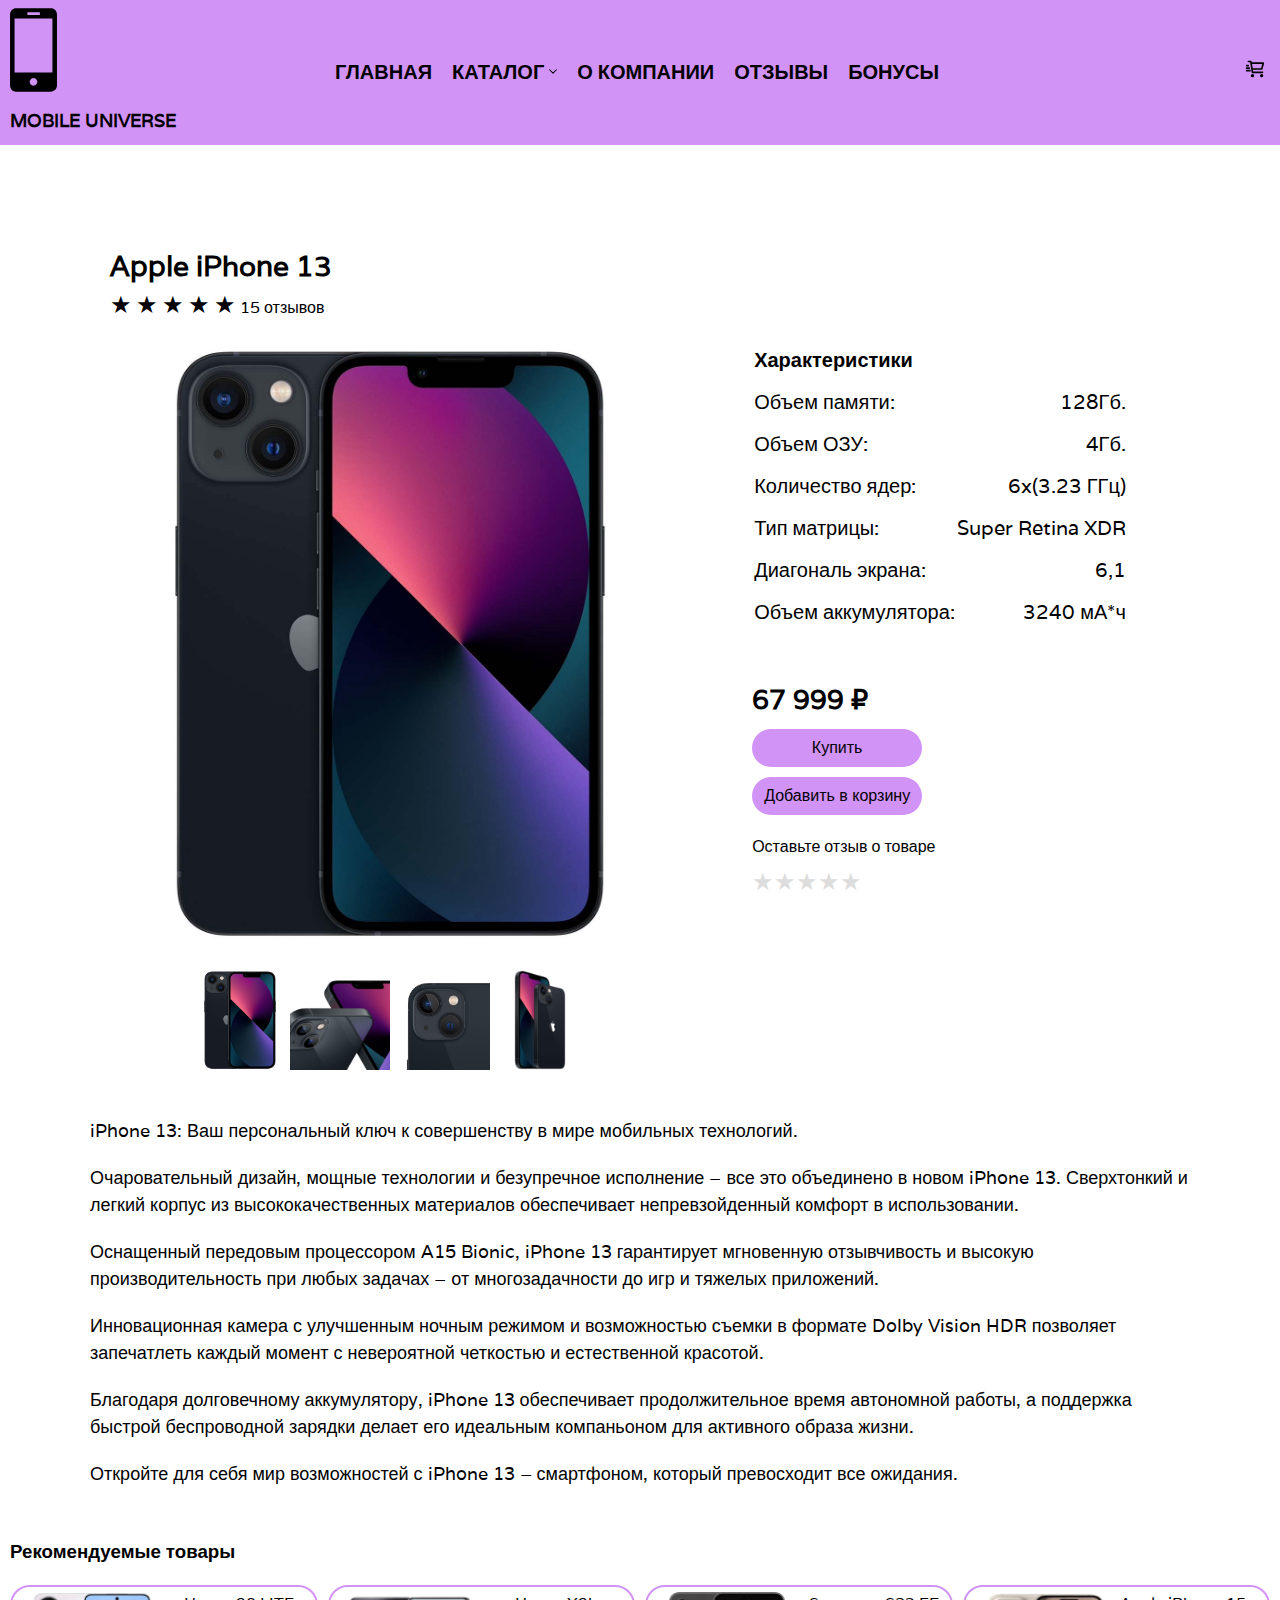
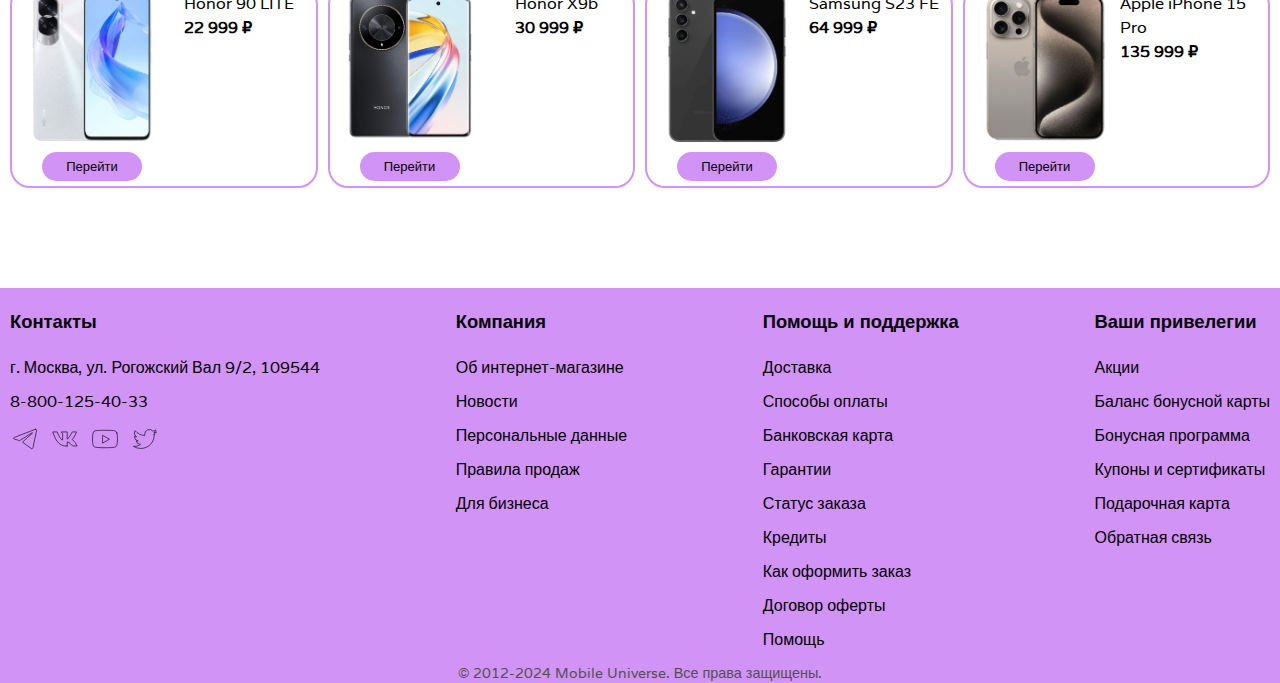
<file: product_1.html>
<!DOCTYPE html>
<html lang="en">
  <head>
    <meta charset="UTF-8" />
    <meta name="viewport" content="width=device-width, initial-scale=1.0" />
    <title>Apple iPhone 13</title>
    <link rel="preconnect" href="https://fonts.googleapis.com" />
    <link rel="preconnect" href="https://fonts.gstatic.com" crossorigin />
    <link
      href="https://fonts.googleapis.com/css2?family=Varela&display=swap"
      rel="stylesheet"
    />
    <link rel="stylesheet" href="styles/style.css" />
  </head>
  <body>
    <div class="wrapper">
      <header>
        <div class="container">
          <div class="header_inner">
            <div class="logo_and_name">
              <a class="logo_link" href="index.html"
                ><img
                  src="images/logo.svg"
                  alt="Логотип компании"
                  class="logo_image"
              /></a>
              <a href="index.html"
                ><p class="company_name">Mobile Universe</p></a
              >
            </div>
            <nav class="menu">
              <ul class="menu_list">
                <li class="menu_list_item">
                  <a class="menu_list_item_link" href="index.html">Главная</a>
                </li>
                <li class="menu_list_item submenu_nav">
                  <a class="menu_list_item_link" href="products.html">Каталог</a
                  ><span
                    ><img
                      class="down_arrow_image"
                      src="images/down_arrow1.svg"
                      alt="Стрелка вниз"
                      width="13"
                      height="15"
                  /></span>
                  <div class="submenu">
                    <ul class="submenu_items">
                      <li class="submenu_item"><a href="#">Apple</a></li>
                      <li class="submenu_item"><a href="#">Samsung</a></li>
                      <li class="submenu_item"><a href="#">Nothing</a></li>
                      <li class="submenu_item"><a href="#">Realme</a></li>
                      <li class="submenu_item"><a href="#">Xiaomi</a></li>
                      <li class="submenu_item"><a href="#">Oppo</a></li>
                      <li class="submenu_item"><a href="#">Honor</a></li>
                      <li class="submenu_item"><a href="#">Infinix</a></li>
                      <li class="submenu_item"><a href="#">Huawei</a></li>
                    </ul>
                  </div>
                </li>
                <li class="menu_list_item">
                  <a class="menu_list_item_link" href="about.html"
                    >О компании</a
                  >
                </li>
                <li class="menu_list_item">
                  <a class="menu_list_item_link" href="reviews.html">Отзывы</a>
                </li>
                <li class="menu_list_item">
                  <a class="menu_list_item_link" href="card_registration.html">Бонусы</a>
                </li>
              </ul>
              
            </nav>
            <div class="cart_container">
              <a href="cart.html" class="cart_link"
                ><img
                  src="images/cart.svg"
                  alt="cart"
                  class="cart_icon"
                  width="30"
                  height="30"
              /></a>
            </div>
          </div>
        </div>
      </header>

      <main>
        <div class="container">
          <div class="card_of_product">
            <h2 class="product_title">Apple iPhone 13</h2>

            <div class="rating_bar_1" id="rating">
              <label for="star5">&#9733;</label>
              <label for="star4">&#9733;</label>
              <label for="star3">&#9733;</label>
              <label for="star2">&#9733;</label>
              <label for="star1">&#9733;</label>
              <span class="rating_text">
                <a href="reviews.html">15 отзывов </a></span
              >
            </div>

            <div class="product_card_container">
              <div class="container_of_image">
                <img
                  class="image_product_1"
                  src="images/iphone13.jpg"
                  alt="Apple iPhone 13"
                  width="600"
                  height="600"
                />
              </div>

              <div class="specs_container">
                <table>
                  <tr>
                    <th>Характеристики</th>
                  </tr>
                  <tr>
                    <td>Объем памяти:</td>
                    <td class="specs_value">128Гб.</td>
                  </tr>
                  <tr>
                    <td>Объем ОЗУ:</td>
                    <td class="specs_value">4Гб.</td>
                  </tr>
                  <tr>
                    <td>Количество ядер:</td>
                    <td class="specs_value">6x(3.23 ГГц)</td>
                  </tr>
                  <tr>
                    <td>Тип матрицы:</td>
                    <td class="specs_value">Super Retina XDR</td>
                  </tr>
                  <tr>
                    <td>Диагональ экрана:</td>
                    <td class="specs_value">6,1</td>
                  </tr>
                  <tr>
                    <td>Объем аккумулятора:</td>
                    <td class="specs_value">3240 мА*ч</td>
                  </tr>
                </table>
                <div class="pay_container">
                  <p class="price_product">67 999 ₽</p>
                  <button class="btn_buy_product">Купить</button>
                  <button class="btn_add_to_cart">Добавить в корзину</button>
                </div>

                  <div class="container_name_rating_bar_2">
                    <a href="reviews.html" class="name_rating_bar_2"
                      >Оставьте отзыв о товаре</a>
                  </div>  
                  <div class="rating_bar_2" id="rating">
                    <input type="radio" id="star5" name="rating" value="5" />
                    <label for="star5">&#9733;</label>
                    <input type="radio" id="star4" name="rating" value="4" />
                    <label for="star4">&#9733;</label>
                    <input type="radio" id="star3" name="rating" value="3" />
                    <label for="star3">&#9733;</label>
                    <input type="radio" id="star2" name="rating" value="2" />
                    <label for="star2">&#9733;</label>
                    <input type="radio" id="star1" name="rating" value="1" />
                    <label for="star1">&#9733;</label>
                  </div>
              </div>

              <div class="gallery_container">
                <div
                  class="gallery_image_1"
                  onmouseenter="changeImageGallery('images/iphone13.jpg')"
                >
                  <img
                    src="images/iphone13.jpg"
                    width="100"
                    height="100"
                    alt=""
                  />
                </div>
                <div
                  class="gallery_image_2"
                  onmouseenter="changeImageGallery('images/iphone13_1.jpg')"
                >
                  <img
                    src="images/iphone13_1.jpg"
                    width="100"
                    height="100"
                    alt=""
                  />
                </div>
                <div
                  class="gallery_image_3"
                  onmouseenter="changeImageGallery('images/iphone13_2.jpg')"
                >
                  <img
                    src="images/iphone13_2.jpg"
                    width="100"
                    height="100"
                    alt=""
                  />
                </div>
                <div
                  class="gallery_image_3"
                  onmouseenter="changeImageGallery('images/iphone13_3.jpg')"
                >
                  <img
                    src="images/iphone13_3.jpg"
                    width="100"
                    height="100"
                    alt=""
                  />
                </div>
              </div>
            </div>
            <div class="product_description">
              <p class="description_text">
                iPhone 13: Ваш персональный ключ к совершенству в мире мобильных
                технологий. 
                <p class="description_text">Очаровательный дизайн, мощные технологии и
                безупречное исполнение – все это объединено в новом iPhone 13.
                Сверхтонкий и легкий корпус из высококачественных материалов
                обеспечивает непревзойденный комфорт в использовании. 
                </p>
                <p class="description_text">
                Оснащенный
                передовым процессором A15 Bionic, iPhone 13 гарантирует
                мгновенную отзывчивость и высокую производительность при любых
                задачах – от многозадачности до игр и тяжелых приложений.
                </p>
                <p class="description_text">
                Инновационная камера с улучшенным ночным режимом и возможностью
                съемки в формате Dolby Vision HDR позволяет запечатлеть каждый
                момент с невероятной четкостью и естественной красотой.
                </p>
                <p class="description_text">
                Благодаря долговечному аккумулятору, iPhone 13 обеспечивает
                продолжительное время автономной работы, а поддержка быстрой
                беспроводной зарядки делает его идеальным компаньоном для
                активного образа жизни. 
                </p> 
                <p class="description_text">
                Откройте для себя мир возможностей с
                iPhone 13 – смартфоном, который превосходит все ожидания.
                </p>
              </p>
            </div>
            <h3 class="recomendation_title">Рекомендуемые товары</h3>
            <div class="recomendation_block">
              <div class="recomendation_block_item">
                <img src="images/honor90_1.jpg" alt="honor" class="rec_image" width="150" height="150">
                <div class="rec_text">
                  <p class="rec_name">Honor 90 LITE</p>
                  <p class="rec_price">22 999 ₽</p>
                </div>
                <a href="products.html" class="rec_btn">Перейти</a>
              </div>
              <div class="recomendation_block_item">
                <img src="images/honor_x9b_1.jpg" alt="honor" class="rec_image" width="150" height="150">
                <div class="rec_text">
                  <p class="rec_name">Honor X9b</p>
                  <p class="rec_price">30 999 ₽</p>
                </div>
                <a href="products.html" class="rec_btn">Перейти</a>
              </div>
              <div class="recomendation_block_item">
                <img src="images/samsung3.jpg" alt="samsung" class="rec_image" width="150" height="150">
                <div class="rec_text">
                  <p class="rec_name">Samsung S23 FE</p>
                  <p class="rec_price">64 999 ₽</p>
                </div>
                <a href="products.html" class="rec_btn">Перейти</a>
              </div>
              <div class="recomendation_block_item">
                <img src="images/iphone15pro.jpg" alt="iphone15pro" class="rec_image" width="150" height="150">
                <div class="rec_text">
                  <p class="rec_name">Apple iPhone 15 Pro</p>
                  <p class="rec_price">135 999 ₽</p>
                </div>
                <a href="products.html" class="rec_btn">Перейти</a>
              </div>
            </div>
          </div>
        </div>
      </main>

      <footer>
        <div class="container">
          <div class="footer_menu">
            <ul class="footer_menu_list">
              <p class="footer_menu_title">Контакты</p>
              <li class="footer_menu_item">
                г. Москва, ул. Рогожский Вал 9/2, 109544
              </li>
              <li class="footer_menu_item">8-800-125-40-33</li>
              <ul class="social">
                <li class="social_item">
                  <a href="#" class="social_item_link"
                    ><img
                      src="images/telegram.svg"
                      alt="Телеграм"
                      class="social_item_image"
                  /></a>
                </li>
                <li class="social_item">
                  <a href="#" class="social_item_link"
                    ><img
                      src="images/vk.svg"
                      alt="ВКонтакте"
                      class="social_item_image"
                  /></a>
                </li>
                <li class="social_item">
                  <a href="#" class="social_item_link"
                    ><img
                      src="images/youtube.svg"
                      alt="Youtube"
                      class="social_item_image"
                  /></a>
                </li>
                <li class="social_item">
                  <a href="#" class="social_item_link"
                    ><img
                      src="images/twitter.svg"
                      alt="Twitter"
                      class="social_item_image"
                  /></a>
                </li>
              </ul>
            </ul>
            <ul class="footer_menu_list">
              <p class="footer_menu_title">Компания</p>
              <li class="footer_menu_item">
                <a href="#">Об интернет-магазине</a>
              </li>
              <li class="footer_menu_item"><a href="#">Новости</a></li>
              <li class="footer_menu_item">
                <a href="#">Персональные данные</a>
              </li>
              <li class="footer_menu_item"><a href="#">Правила продаж</a></li>
              <li class="footer_menu_item"><a href="#">Для бизнеса</a></li>
            </ul>
            <ul class="footer_menu_list">
              <p class="footer_menu_title">Помощь и поддержка</p>
              <li class="footer_menu_item"><a href="#">Доставка</a></li>
              <li class="footer_menu_item"><a href="#">Способы оплаты</a></li>
              <li class="footer_menu_item"><a href="#">Банковская карта</a></li>
              <li class="footer_menu_item"><a href="#">Гарантии</a></li>
              <li class="footer_menu_item"><a href="#">Статус заказа</a></li>
              <li class="footer_menu_item"><a href="#">Кредиты</a></li>
              <li class="footer_menu_item">
                <a href="#">Как оформить заказ</a>
              </li>
              <li class="footer_menu_item"><a href="#">Договор оферты</a></li>
              <li class="footer_menu_item"><a href="#">Помощь</a></li>
            </ul>
            <ul class="footer_menu_list">
              <p class="footer_menu_title">Ваши привелегии</p>
              <li class="footer_menu_item"><a href="#">Акции</a></li>
              <li class="footer_menu_item">
                <a href="#">Баланс бонусной карты</a>
              </li>
              <li class="footer_menu_item">
                <a href="#">Бонусная программа</a>
              </li>
              <li class="footer_menu_item">
                <a href="#">Купоны и сертификаты</a>
              </li>
              <li class="footer_menu_item"><a href="#">Подарочная карта</a></li>
              <li class="footer_menu_item"><a href="#">Обратная связь</a></li>
            </ul>
          </div>
          <p class="footer_copy_text">
            © 2012-2024 Mobile Universe. Все права защищены.
          </p>
        </div>
      </footer>
    </div>

    <script src="js/main.js"></script>
  </body>
</html>
</file>
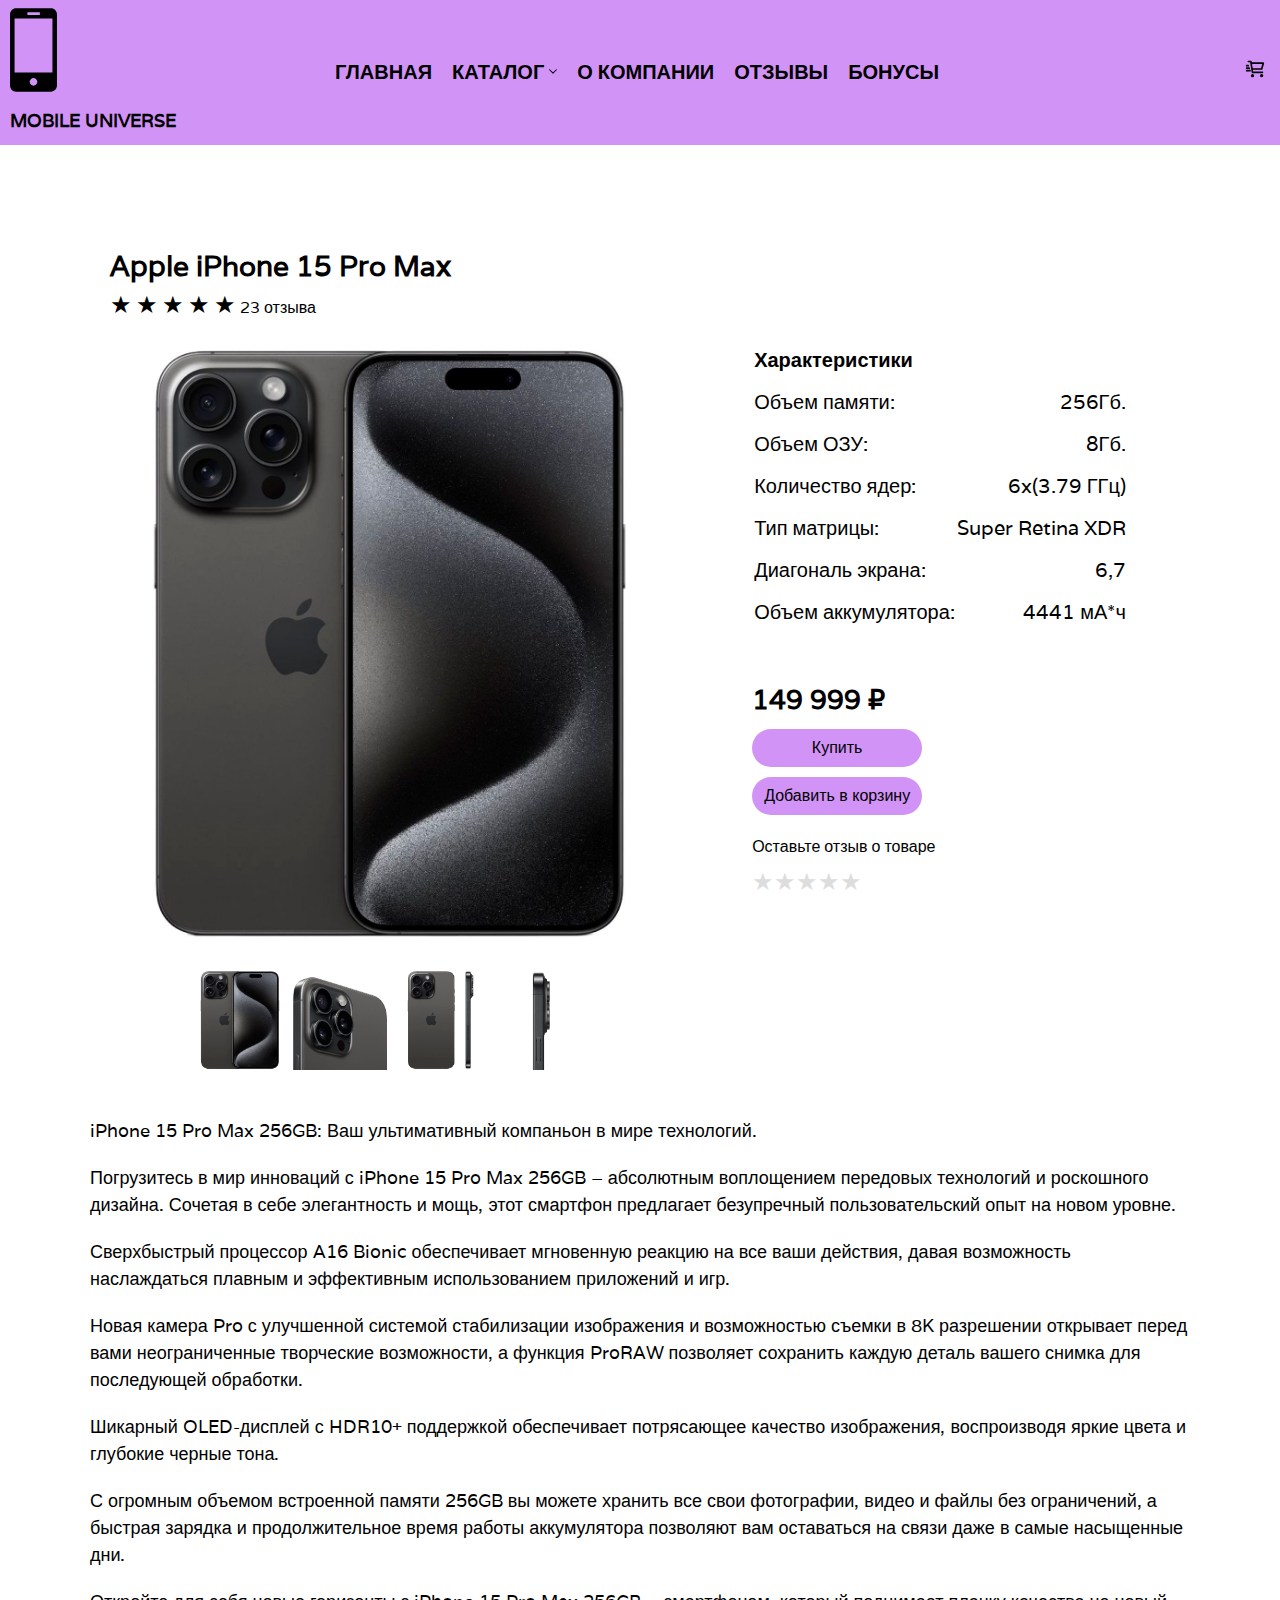
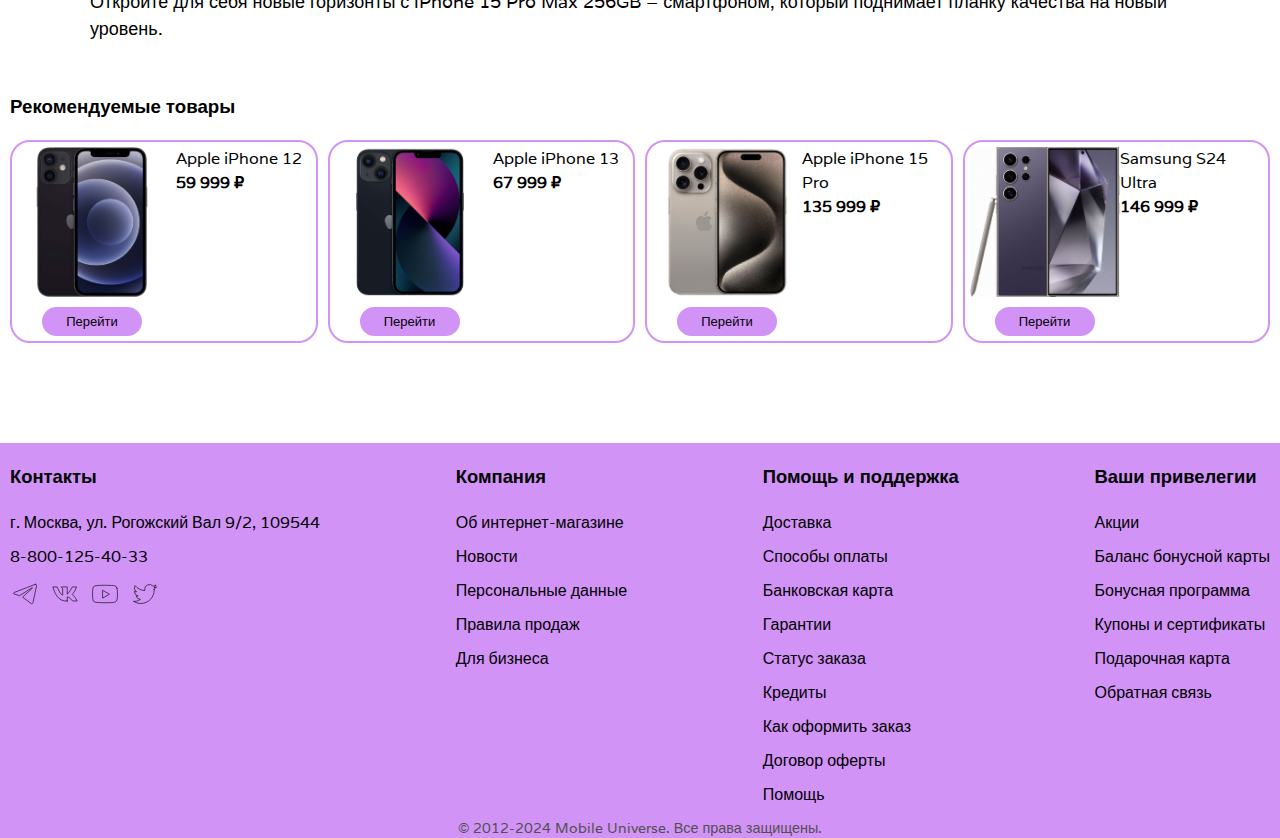
<file: product_2.html>
<!DOCTYPE html>
<html lang="en">
<head>
    <meta charset="UTF-8">
    <meta name="viewport" content="width=device-width, initial-scale=1.0">
    <title>Apple iPhone 15 Pro Max</title>
    <link rel="preconnect" href="https://fonts.googleapis.com">
<link rel="preconnect" href="https://fonts.gstatic.com" crossorigin>
<link href="https://fonts.googleapis.com/css2?family=Varela&display=swap" rel="stylesheet">
    <link rel="stylesheet" href="styles/style.css">
</head>
<body>
  <div class="wrapper">
    <header>
      <div class="container">
        <div class="header_inner">
          <div class="logo_and_name">
            <a class="logo_link" href="index.html"
              ><img
                src="images/logo.svg"
                alt="Логотип компании"
                class="logo_image"
            /></a>
            <a href="index.html"
              ><p class="company_name">Mobile Universe</p></a
            >
          </div>
          <nav class="menu">
            <ul class="menu_list">
              <li class="menu_list_item">
                <a class="menu_list_item_link" href="index.html">Главная</a>
              </li>
              <li class="menu_list_item submenu_nav">
                <a class="menu_list_item_link" href="products.html">Каталог</a
                ><span
                  ><img
                    class="down_arrow_image"
                    src="images/down_arrow1.svg"
                    alt="Стрелка вниз"
                    width="13"
                    height="15"
                /></span>
                <div class="submenu">
                  <ul class="submenu_items">
                    <li class="submenu_item"><a href="#">Apple</a></li>
                    <li class="submenu_item"><a href="#">Samsung</a></li>
                    <li class="submenu_item"><a href="#">Nothing</a></li>
                    <li class="submenu_item"><a href="#">Realme</a></li>
                    <li class="submenu_item"><a href="#">Xiaomi</a></li>
                    <li class="submenu_item"><a href="#">Oppo</a></li>
                    <li class="submenu_item"><a href="#">Honor</a></li>
                    <li class="submenu_item"><a href="#">Infinix</a></li>
                    <li class="submenu_item"><a href="#">Huawei</a></li>
                  </ul>
                </div>
              </li>
              <li class="menu_list_item">
                <a class="menu_list_item_link" href="about.html"
                  >О компании</a
                >
              </li>
              <li class="menu_list_item">
                <a class="menu_list_item_link" href="reviews.html">Отзывы</a>
              </li>
              <li class="menu_list_item">
                <a class="menu_list_item_link" href="card_registration.html">Бонусы</a>
              </li>
            </ul>
            
          </nav>
          <div class="cart_container">
            <a href="cart.html" class="cart_link"
              ><img
                src="images/cart.svg"
                alt="cart"
                class="cart_icon"
                width="30"
                height="30"
            /></a>
          </div>
        </div>
      </div>
    </header>

<main>
  <div class="container">
    <div class="card_of_product">
      <h2 class="product_title">Apple iPhone 15 Pro Max</h2>

      <div class="rating_bar_1" id="rating">
        <label for="star5">&#9733;</label>
        <label for="star4">&#9733;</label>
        <label for="star3">&#9733;</label>
        <label for="star2">&#9733;</label>
        <label for="star1">&#9733;</label>
        <span class="rating_text">
          <a href="reviews.html">23 отзыва </a></span
        >
      </div>

      <div class="product_card_container">
        <div class="container_of_image">
          <img
            class="image_product_1"
            src="images/iphone15promax.jpg"
            alt="Apple iPhone 15 Pro Max"
            width="600"
            height="600"
          />
        </div>

        <div class="specs_container">
          <table>
            <tr>
              <th>Характеристики</th>
            </tr>
            <tr>
              <td>Объем памяти:</td>
              <td class="specs_value">256Гб.</td>
            </tr>
            <tr>
              <td>Объем ОЗУ:</td>
              <td class="specs_value">8Гб.</td>
            </tr>
            <tr>
              <td>Количество ядер:</td>
              <td class="specs_value">6x(3.79 ГГц)</td>
            </tr>
            <tr>
              <td>Тип матрицы:</td>
              <td class="specs_value">Super Retina XDR</td>
            </tr>
            <tr>
              <td>Диагональ экрана:</td>
              <td class="specs_value">6,7</td>
            </tr>
            <tr>
              <td>Объем аккумулятора:</td>
              <td class="specs_value">4441 мА*ч</td>
            </tr>
          </table>
          <div class="pay_container">
            <p class="price_product">149 999 ₽</p>
            <button class="btn_buy_product">Купить</button>
            <button class="btn_add_to_cart">Добавить в корзину</button>
          </div>

          <div class="container_name_rating_bar_2">
            <a href="reviews.html" class="name_rating_bar_2"
              >Оставьте отзыв о товаре</a>
          </div>  
          <div class="rating_bar_2" id="rating">
            <input type="radio" id="star5" name="rating" value="5" />
            <label for="star5">&#9733;</label>
            <input type="radio" id="star4" name="rating" value="4" />
            <label for="star4">&#9733;</label>
            <input type="radio" id="star3" name="rating" value="3" />
            <label for="star3">&#9733;</label>
            <input type="radio" id="star2" name="rating" value="2" />
            <label for="star2">&#9733;</label>
            <input type="radio" id="star1" name="rating" value="1" />
            <label for="star1">&#9733;</label>
          </div>
        </div>

        <div class="gallery_container">
          <div
            class="gallery_image_1"
            onmouseenter="changeImageGallery('images/iphone15promax.jpg')"
          >
            <img
              src="images/iphone15promax.jpg"
              width="100"
              height="100"
              alt=""
            />
          </div>
          <div
            class="gallery_image_2"
            onmouseenter="changeImageGallery('images/iphone15promax_1.jpg')"
          >
            <img
              src="images/iphone15promax_1.jpg"
              width="100"
              height="100"
              alt=""
            />
          </div>
          <div
            class="gallery_image_3"
            onmouseenter="changeImageGallery('images/iphone15promax_2.jpg')"
          >
            <img
              src="images/iphone15promax_2.jpg"
              width="100"
              height="100"
              alt=""
            />
          </div>
          <div
            class="gallery_image_3"
            onmouseenter="changeImageGallery('images/iphone15promax_3.jpg')"
          >
            <img
              src="images/iphone15promax_3.jpg"
              width="100"
              height="100"
              alt=""
            />
          </div>
        </div>
      </div>
      <div class="product_description">
        <p class="description_text">
          iPhone 15 Pro Max 256GB: Ваш ультимативный компаньон в мире технологий. 
          <p class="description_text">Погрузитесь в мир инноваций с iPhone 15 Pro Max 256GB – абсолютным воплощением передовых технологий и роскошного дизайна. Сочетая в себе элегантность и мощь, этот смартфон предлагает безупречный пользовательский опыт на новом уровне.
          </p>
          <p class="description_text">
            Сверхбыстрый процессор A16 Bionic обеспечивает мгновенную реакцию на все ваши действия, давая возможность наслаждаться плавным и эффективным использованием приложений и игр.
          </p>
          <p class="description_text">
            Новая камера Pro с улучшенной системой стабилизации изображения и возможностью съемки в 8K разрешении открывает перед вами неограниченные творческие возможности, а функция ProRAW позволяет сохранить каждую деталь вашего снимка для последующей обработки.
          </p>
          <p class="description_text">
            Шикарный OLED-дисплей с HDR10+ поддержкой обеспечивает потрясающее качество изображения, воспроизводя яркие цвета и глубокие черные тона.
          </p> 
          <p class="description_text">
            С огромным объемом встроенной памяти 256GB вы можете хранить все свои фотографии, видео и файлы без ограничений, а быстрая зарядка и продолжительное время работы аккумулятора позволяют вам оставаться на связи даже в самые насыщенные дни.
          </p>
          <p class="description_text">
            Откройте для себя новые горизонты с iPhone 15 Pro Max 256GB – смартфоном, который поднимает планку качества на новый уровень.
          </p>
        </p>
      </div>
      <h3 class="recomendation_title">Рекомендуемые товары</h3>
      <div class="recomendation_block">
        <div class="recomendation_block_item">
          <img src="images/iphone12_1.jpg" alt="iphone 12" class="rec_image" width="150" height="150">
          <div class="rec_text">
            <p class="rec_name">Apple iPhone 12</p>
            <p class="rec_price">59 999 ₽</p>
          </div>
          <a href="products.html" class="rec_btn">Перейти</a>
        </div>
        <div class="recomendation_block_item">
          <img src="images/iphone13.jpg" alt="iphone 13" class="rec_image" width="150" height="150">
          <div class="rec_text">
            <p class="rec_name">Apple iPhone 13</p>
            <p class="rec_price">67 999 ₽</p>
          </div>
          <a href="products.html" class="rec_btn">Перейти</a>
        </div>
        <div class="recomendation_block_item">
          <img src="images/iphone15pro.jpg" alt="iphone 15 pro" class="rec_image" width="150" height="150">
          <div class="rec_text">
            <p class="rec_name">Apple iPhone 15 Pro</p>
            <p class="rec_price">135 999 ₽</p>
          </div>
          <a href="products.html" class="rec_btn">Перейти</a>
        </div>
        <div class="recomendation_block_item">
          <img src="images/samsung1.jpg" alt="samsung s24 ultra" class="rec_image" width="150" height="150">
          <div class="rec_text">
            <p class="rec_name">Samsung S24 Ultra</p>
            <p class="rec_price">146 999 ₽</p>
          </div>
          <a href="products.html" class="rec_btn">Перейти</a>
        </div>
      </div>
    </div>
  </div>
</main>

    <footer>
        <div class="container">
            <div class="footer_menu">
                <ul class="footer_menu_list">
                    <p class="footer_menu_title">Контакты</p>
                    <li class="footer_menu_item">г. Москва, ул. Рогожский Вал 9/2, 109544</li>
                    <li class="footer_menu_item">8-800-125-40-33</li>
                    <ul class="social">
                        <li class="social_item">
                            <a href="#" class="social_item_link"><img src="images/telegram.svg" alt="Телеграм" class="social_item_image"></a>
                        </li>
                        <li class="social_item">
                            <a href="#" class="social_item_link"><img src="images/vk.svg" alt="ВКонтакте" class="social_item_image"></a>
                        </li>
                        <li class="social_item">
                            <a href="#" class="social_item_link"><img src="images/youtube.svg" alt="Youtube" class="social_item_image"></a>
                        </li>
                        <li class="social_item">
                            <a href="#" class="social_item_link"><img src="images/twitter.svg" alt="Twitter" class="social_item_image"></a>
                        </li>
                        
                    </ul>
                </ul>
                <ul class="footer_menu_list">
                    <p class="footer_menu_title">Компания</p>
                    <li class="footer_menu_item"><a href="#">Об интернет-магазине</a></li>
                    <li class="footer_menu_item"><a href="#">Новости</a></li>
                    <li class="footer_menu_item"><a href="#">Персональные данные</a></li>
                    <li class="footer_menu_item"><a href="#">Правила продаж</a></li>
                    <li class="footer_menu_item"><a href="#">Для бизнеса</a></li>
                </ul>
                <ul class="footer_menu_list">
                    <p class="footer_menu_title">Помощь и поддержка</p>
                    <li class="footer_menu_item"><a href="#">Доставка</a></li>
                    <li class="footer_menu_item"><a href="#">Способы оплаты</a></li>
                    <li class="footer_menu_item"><a href="#">Банковская карта</a></li>
                    <li class="footer_menu_item"><a href="#">Гарантии</a></li>
                    <li class="footer_menu_item"><a href="#">Статус заказа</a></li>
                    <li class="footer_menu_item"><a href="#">Кредиты</a></li>
                    <li class="footer_menu_item"><a href="#">Как оформить заказ</a></li>
                    <li class="footer_menu_item"><a href="#">Договор оферты</a></li>
                    <li class="footer_menu_item"><a href="#">Помощь</a></li>
                </ul>
                <ul class="footer_menu_list">
                    <p class="footer_menu_title">Ваши привелегии</p>
                    <li class="footer_menu_item"><a href="#">Акции</a></li>
                    <li class="footer_menu_item"><a href="#">Баланс бонусной карты</a></li>
                    <li class="footer_menu_item"><a href="#">Бонусная программа</a></li>
                    <li class="footer_menu_item"><a href="#">Купоны и сертификаты</a></li>
                    <li class="footer_menu_item"><a href="#">Подарочная карта</a></li>
                    <li class="footer_menu_item"><a href="#">Обратная связь</a></li>
                </ul>
            </div>
            <p class="footer_copy_text">© 2012-2024 Mobile Universe. Все права защищены.</p>
        </div>
    </footer>
  </div>

    <script src="js/main.js"></script>
  </body>
</html>
</file>
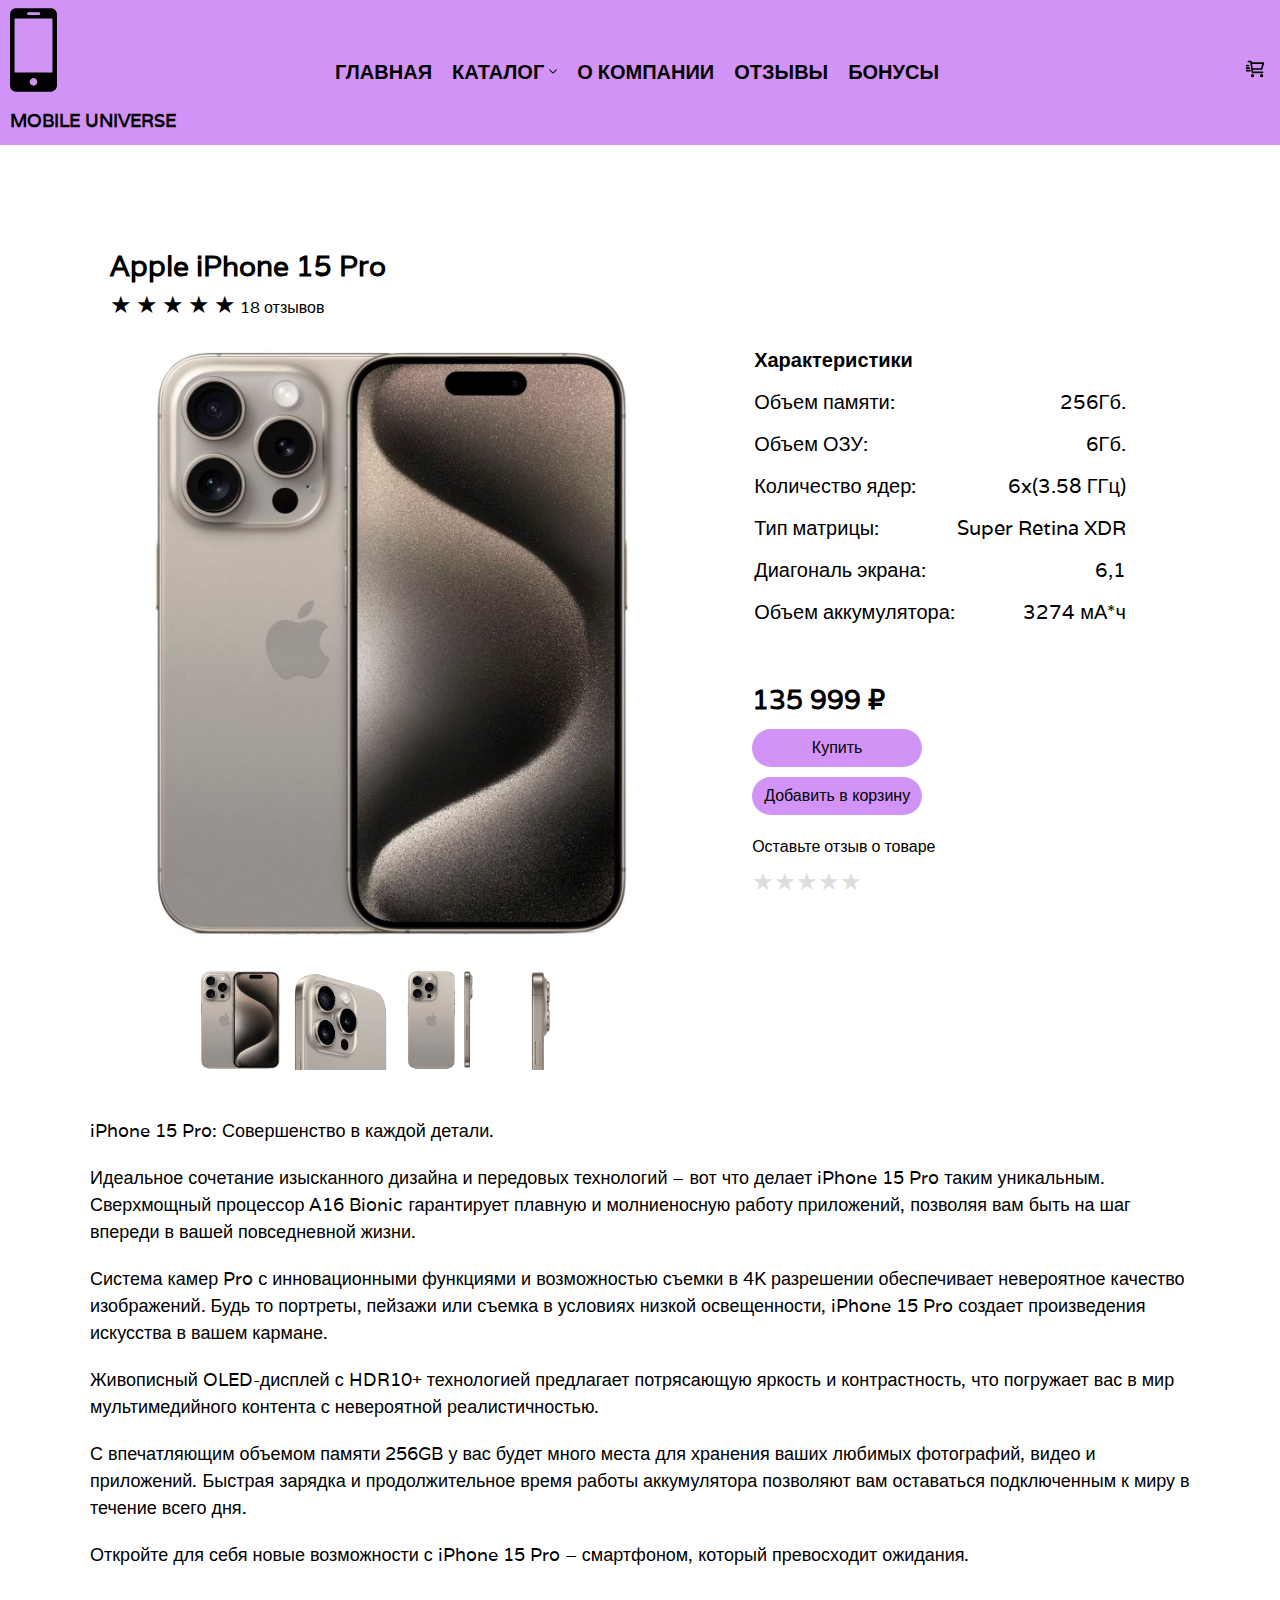
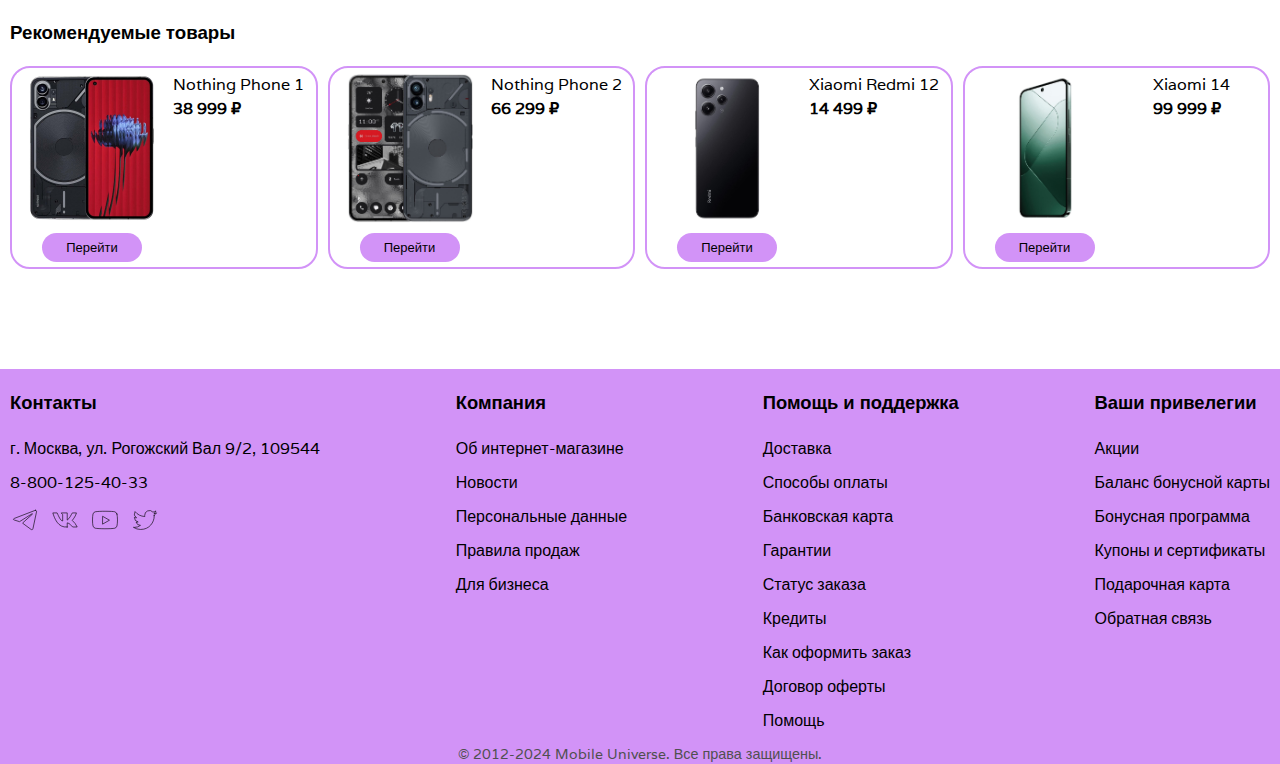
<file: product_3.html>
<!DOCTYPE html>
<html lang="en">
<head>
    <meta charset="UTF-8">
    <meta name="viewport" content="width=device-width, initial-scale=1.0">
    <title>Apple iPhone 15 Pro</title>
    <link rel="preconnect" href="https://fonts.googleapis.com">
<link rel="preconnect" href="https://fonts.gstatic.com" crossorigin>
<link href="https://fonts.googleapis.com/css2?family=Varela&display=swap" rel="stylesheet">
    <link rel="stylesheet" href="styles/style.css">
</head>
<body>
  <div class="wrapper">
    <header>
      <div class="container">
        <div class="header_inner">
          <div class="logo_and_name">
            <a class="logo_link" href="index.html"
              ><img
                src="images/logo.svg"
                alt="Логотип компании"
                class="logo_image"
            /></a>
            <a href="index.html"
              ><p class="company_name">Mobile Universe</p></a
            >
          </div>
          <nav class="menu">
            <ul class="menu_list">
              <li class="menu_list_item">
                <a class="menu_list_item_link" href="index.html">Главная</a>
              </li>
              <li class="menu_list_item submenu_nav">
                <a class="menu_list_item_link" href="products.html">Каталог</a
                ><span
                  ><img
                    class="down_arrow_image"
                    src="images/down_arrow1.svg"
                    alt="Стрелка вниз"
                    width="13"
                    height="15"
                /></span>
                <div class="submenu">
                  <ul class="submenu_items">
                    <li class="submenu_item"><a href="#">Apple</a></li>
                    <li class="submenu_item"><a href="#">Samsung</a></li>
                    <li class="submenu_item"><a href="#">Nothing</a></li>
                    <li class="submenu_item"><a href="#">Realme</a></li>
                    <li class="submenu_item"><a href="#">Xiaomi</a></li>
                    <li class="submenu_item"><a href="#">Oppo</a></li>
                    <li class="submenu_item"><a href="#">Honor</a></li>
                    <li class="submenu_item"><a href="#">Infinix</a></li>
                    <li class="submenu_item"><a href="#">Huawei</a></li>
                  </ul>
                </div>
              </li>
              <li class="menu_list_item">
                <a class="menu_list_item_link" href="about.html"
                  >О компании</a
                >
              </li>
              <li class="menu_list_item">
                <a class="menu_list_item_link" href="reviews.html">Отзывы</a>
              </li>
              <li class="menu_list_item">
                <a class="menu_list_item_link" href="card_registration.html">Бонусы</a>
              </li>
            </ul>
            
          </nav>
          <div class="cart_container">
            <a href="cart.html" class="cart_link"
              ><img
                src="images/cart.svg"
                alt="cart"
                class="cart_icon"
                width="30"
                height="30"
            /></a>
          </div>
        </div>
      </div>
    </header>

<main>
  <div class="container">
    <div class="card_of_product">
      <h2 class="product_title">Apple iPhone 15 Pro</h2>

      <div class="rating_bar_1" id="rating">
        <label for="star5">&#9733;</label>
        <label for="star4">&#9733;</label>
        <label for="star3">&#9733;</label>
        <label for="star2">&#9733;</label>
        <label for="star1">&#9733;</label>
        <span class="rating_text">
          <a href="reviews.html">18 отзывов </a></span
        >
      </div>

      <div class="product_card_container">
        <div class="container_of_image">
          <img
            class="image_product_1"
            src="images/iphone15pro.jpg"
            alt="Apple iPhone 13"
            width="600"
            height="600"
          />
        </div>

        <div class="specs_container">
          <table>
            <tr>
              <th>Характеристики</th>
            </tr>
            <tr>
              <td>Объем памяти:</td>
              <td class="specs_value">256Гб.</td>
            </tr>
            <tr>
              <td>Объем ОЗУ:</td>
              <td class="specs_value">6Гб.</td>
            </tr>
            <tr>
              <td>Количество ядер:</td>
              <td class="specs_value">6x(3.58 ГГц)</td>
            </tr>
            <tr>
              <td>Тип матрицы:</td>
              <td class="specs_value">Super Retina XDR</td>
            </tr>
            <tr>
              <td>Диагональ экрана:</td>
              <td class="specs_value">6,1</td>
            </tr>
            <tr>
              <td>Объем аккумулятора:</td>
              <td class="specs_value">3274 мА*ч</td>
            </tr>
          </table>
          <div class="pay_container">
            <p class="price_product">135 999 ₽</p>
            <button class="btn_buy_product">Купить</button>
            <button class="btn_add_to_cart">Добавить в корзину</button>
          </div>

          <div class="container_name_rating_bar_2">
            <a href="reviews.html" class="name_rating_bar_2"
              >Оставьте отзыв о товаре</a>
          </div>  
          <div class="rating_bar_2" id="rating">
            <input type="radio" id="star5" name="rating" value="5" />
            <label for="star5">&#9733;</label>
            <input type="radio" id="star4" name="rating" value="4" />
            <label for="star4">&#9733;</label>
            <input type="radio" id="star3" name="rating" value="3" />
            <label for="star3">&#9733;</label>
            <input type="radio" id="star2" name="rating" value="2" />
            <label for="star2">&#9733;</label>
            <input type="radio" id="star1" name="rating" value="1" />
            <label for="star1">&#9733;</label>
          </div>
        </div>

        <div class="gallery_container">
          <div
            class="gallery_image_1"
            onmouseenter="changeImageGallery('images/iphone15pro.jpg')"
          >
            <img
              src="images/iphone15pro.jpg"
              width="100"
              height="100"
              alt=""
            />
          </div>
          <div
            class="gallery_image_2"
            onmouseenter="changeImageGallery('images/iphone15pro_1.jpg')"
          >
            <img
              src="images/iphone15pro_1.jpg"
              width="100"
              height="100"
              alt=""
            />
          </div>
          <div
            class="gallery_image_3"
            onmouseenter="changeImageGallery('images/iphone15pro_2.jpg')"
          >
            <img
              src="images/iphone15pro_2.jpg"
              width="100"
              height="100"
              alt=""
            />
          </div>
          <div
            class="gallery_image_3"
            onmouseenter="changeImageGallery('images/iphone15pro_3.jpg')"
          >
            <img
              src="images/iphone15pro_3.jpg"
              width="100"
              height="100"
              alt=""
            />
          </div>
        </div>
      </div>
      <div class="product_description">
        <p class="description_text">
          iPhone 15 Pro: Совершенство в каждой детали. 
          <p class="description_text">Идеальное сочетание изысканного дизайна и передовых технологий – вот что делает iPhone 15 Pro таким уникальным. Сверхмощный процессор A16 Bionic гарантирует плавную и молниеносную работу приложений, позволяя вам быть на шаг впереди в вашей повседневной жизни.
          </p>
          <p class="description_text">
            Система камер Pro с инновационными функциями и возможностью съемки в 4K разрешении обеспечивает невероятное качество изображений. Будь то портреты, пейзажи или съемка в условиях низкой освещенности, iPhone 15 Pro создает произведения искусства в вашем кармане.
          </p>
          <p class="description_text">
            Живописный OLED-дисплей с HDR10+ технологией предлагает потрясающую яркость и контрастность, что погружает вас в мир мультимедийного контента с невероятной реалистичностью.
          </p>
          <p class="description_text">
            С впечатляющим объемом памяти 256GB у вас будет много места для хранения ваших любимых фотографий, видео и приложений. Быстрая зарядка и продолжительное время работы аккумулятора позволяют вам оставаться подключенным к миру в течение всего дня.
          </p> 
          <p class="description_text">
            Откройте для себя новые возможности с iPhone 15 Pro – смартфоном, который превосходит ожидания.
          </p>
        </p>
      </div>
      <h3 class="recomendation_title">Рекомендуемые товары</h3>
      <div class="recomendation_block">
        <div class="recomendation_block_item">
          <img src="images/nothing1.jpg" alt="honor" class="rec_image" width="150" height="150">
          <div class="rec_text">
            <p class="rec_name">Nothing Phone 1</p>
            <p class="rec_price">38 999 ₽</p>
          </div>
          <a href="products.html" class="rec_btn">Перейти</a>
        </div>
        <div class="recomendation_block_item">
          <img src="images/nothing.jpg" alt="honor" class="rec_image" width="150" height="150">
          <div class="rec_text">
            <p class="rec_name">Nothing Phone 2</p>
            <p class="rec_price">66 299 ₽</p>
          </div>
          <a href="products.html" class="rec_btn">Перейти</a>
        </div>
        <div class="recomendation_block_item">
          <img src="images/xiaomi.jpg" alt="samsung" class="rec_image" width="150" height="150">
          <div class="rec_text">
            <p class="rec_name">Xiaomi Redmi 12</p>
            <p class="rec_price">14 499 ₽</p>
          </div>
          <a href="products.html" class="rec_btn">Перейти</a>
        </div>
        <div class="recomendation_block_item">
          <img src="images/xiaomi14_1.jpg" alt="iphone15pro" class="rec_image" width="150" height="150">
          <div class="rec_text">
            <p class="rec_name">Xiaomi 14</p>
            <p class="rec_price">99 999 ₽</p>
          </div>
          <a href="products.html" class="rec_btn">Перейти</a>
        </div>
      </div>
    </div>
  </div>
</main>

    <footer>
        <div class="container">
            <div class="footer_menu">
                <ul class="footer_menu_list">
                    <p class="footer_menu_title">Контакты</p>
                    <li class="footer_menu_item">г. Москва, ул. Рогожский Вал 9/2, 109544</li>
                    <li class="footer_menu_item">8-800-125-40-33</li>
                    <ul class="social">
                        <li class="social_item">
                            <a href="#" class="social_item_link"><img src="images/telegram.svg" alt="Телеграм" class="social_item_image"></a>
                        </li>
                        <li class="social_item">
                            <a href="#" class="social_item_link"><img src="images/vk.svg" alt="ВКонтакте" class="social_item_image"></a>
                        </li>
                        <li class="social_item">
                            <a href="#" class="social_item_link"><img src="images/youtube.svg" alt="Youtube" class="social_item_image"></a>
                        </li>
                        <li class="social_item">
                            <a href="#" class="social_item_link"><img src="images/twitter.svg" alt="Twitter" class="social_item_image"></a>
                        </li>
                        
                    </ul>
                </ul>
                <ul class="footer_menu_list">
                    <p class="footer_menu_title">Компания</p>
                    <li class="footer_menu_item"><a href="#">Об интернет-магазине</a></li>
                    <li class="footer_menu_item"><a href="#">Новости</a></li>
                    <li class="footer_menu_item"><a href="#">Персональные данные</a></li>
                    <li class="footer_menu_item"><a href="#">Правила продаж</a></li>
                    <li class="footer_menu_item"><a href="#">Для бизнеса</a></li>
                </ul>
                <ul class="footer_menu_list">
                    <p class="footer_menu_title">Помощь и поддержка</p>
                    <li class="footer_menu_item"><a href="#">Доставка</a></li>
                    <li class="footer_menu_item"><a href="#">Способы оплаты</a></li>
                    <li class="footer_menu_item"><a href="#">Банковская карта</a></li>
                    <li class="footer_menu_item"><a href="#">Гарантии</a></li>
                    <li class="footer_menu_item"><a href="#">Статус заказа</a></li>
                    <li class="footer_menu_item"><a href="#">Кредиты</a></li>
                    <li class="footer_menu_item"><a href="#">Как оформить заказ</a></li>
                    <li class="footer_menu_item"><a href="#">Договор оферты</a></li>
                    <li class="footer_menu_item"><a href="#">Помощь</a></li>
                </ul>
                <ul class="footer_menu_list">
                    <p class="footer_menu_title">Ваши привелегии</p>
                    <li class="footer_menu_item"><a href="#">Акции</a></li>
                    <li class="footer_menu_item"><a href="#">Баланс бонусной карты</a></li>
                    <li class="footer_menu_item"><a href="#">Бонусная программа</a></li>
                    <li class="footer_menu_item"><a href="#">Купоны и сертификаты</a></li>
                    <li class="footer_menu_item"><a href="#">Подарочная карта</a></li>
                    <li class="footer_menu_item"><a href="#">Обратная связь</a></li>
                </ul>
            </div>
            <p class="footer_copy_text">© 2012-2024 Mobile Universe. Все права защищены.</p>
        </div>
    </footer>
  </div>

    <script src="js/main.js"></script>
  </body>
</html>
</file>
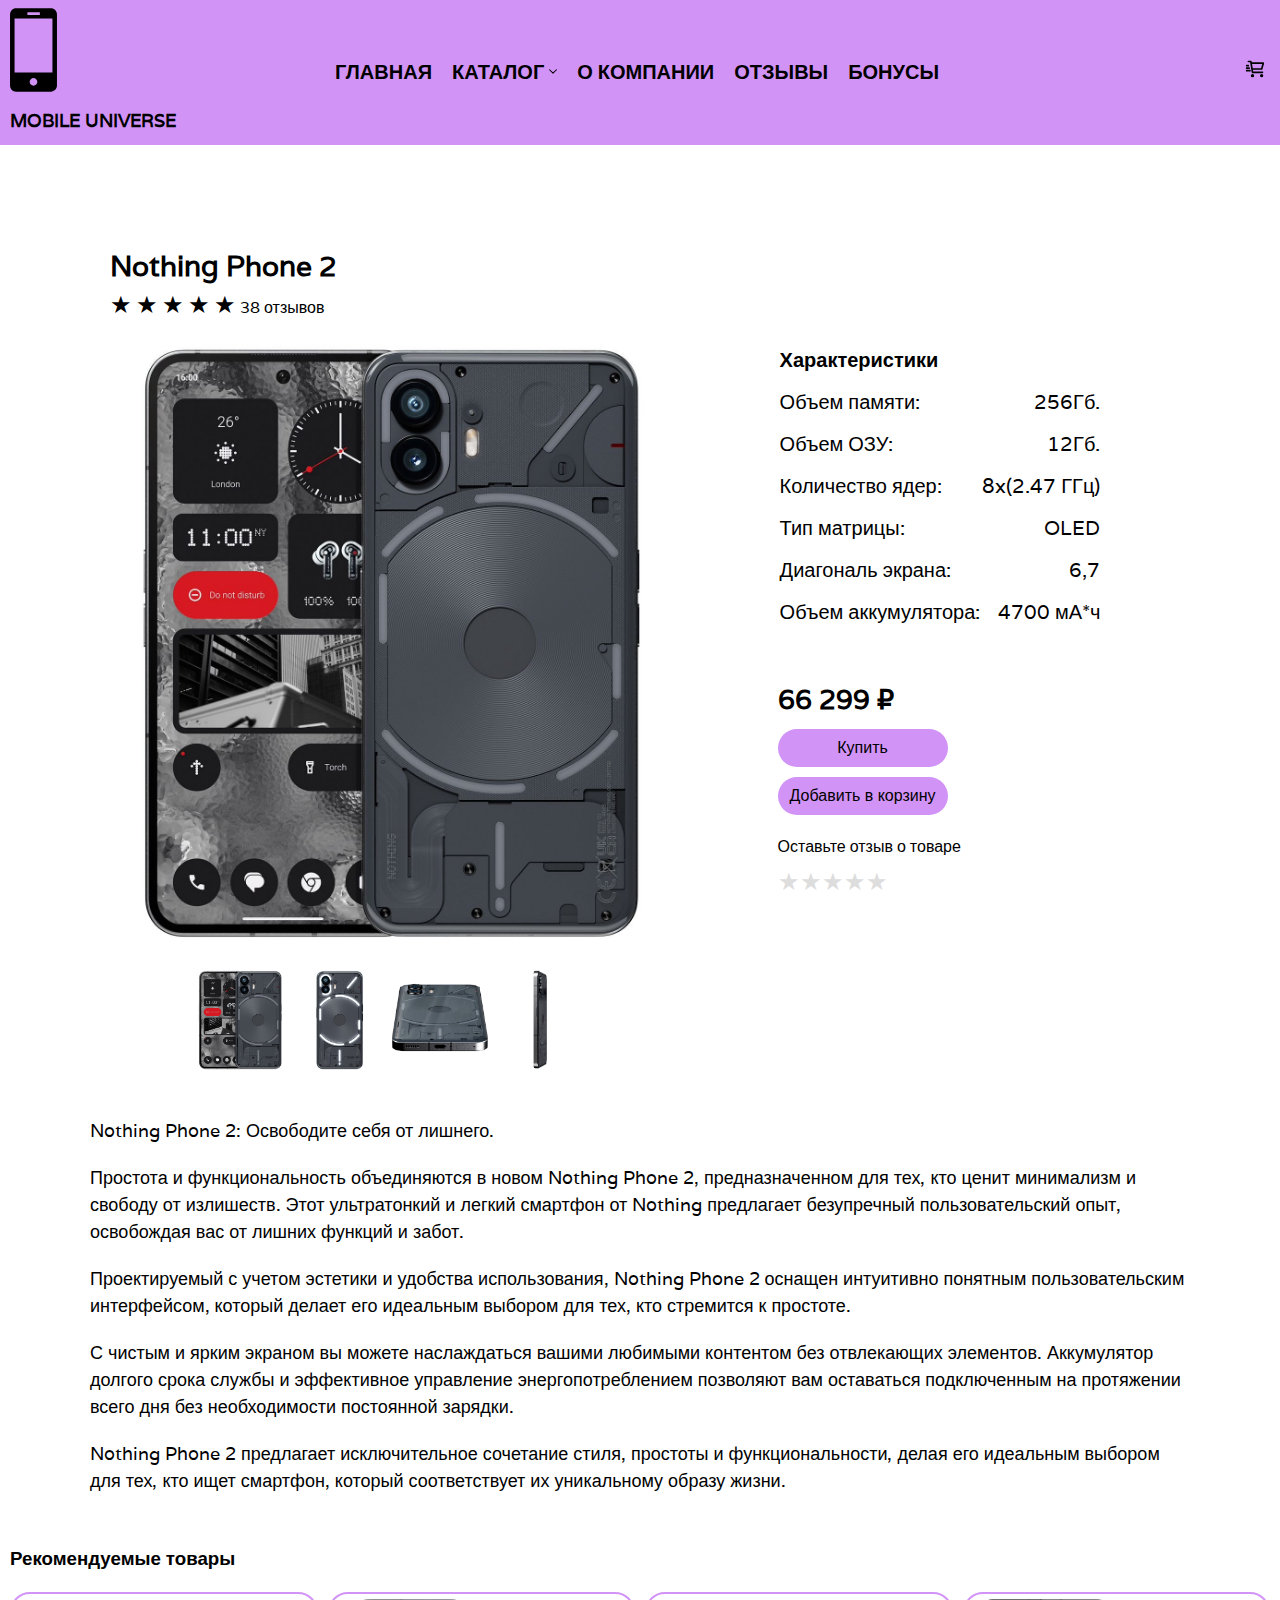
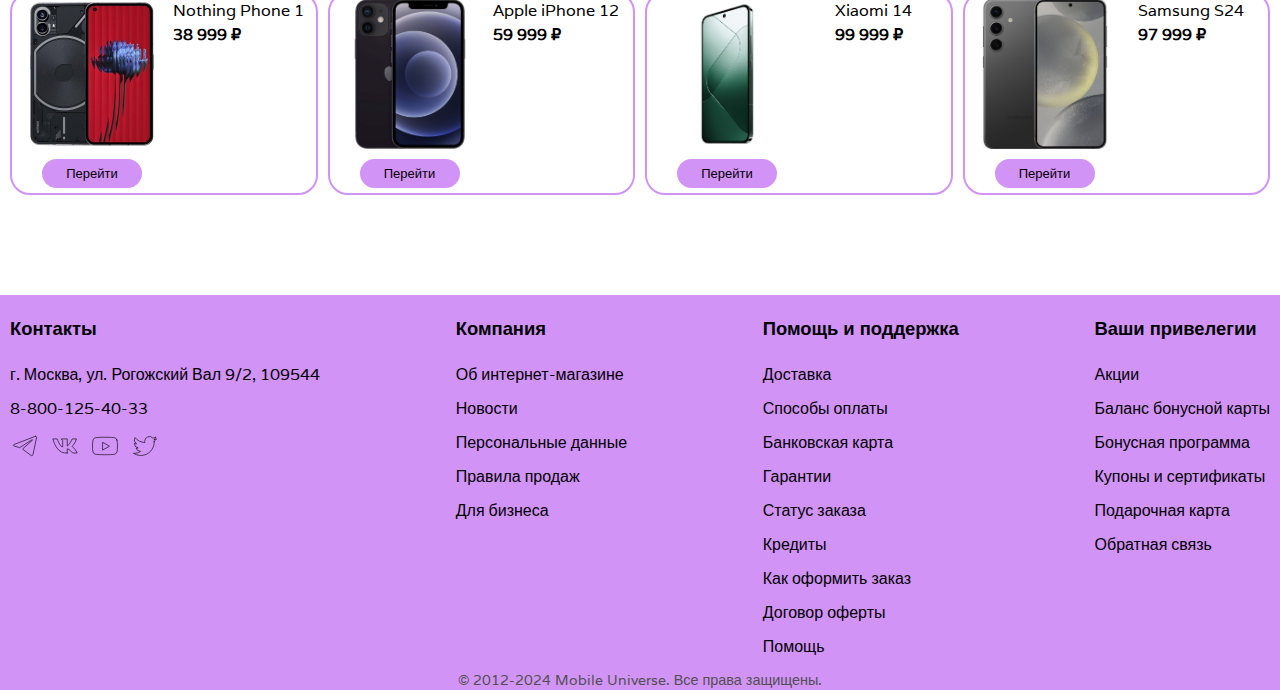
<file: product_4.html>
<!DOCTYPE html>
<html lang="en">
<head>
    <meta charset="UTF-8">
    <meta name="viewport" content="width=device-width, initial-scale=1.0">
    <title>Nothing Phone 2</title>
    <link rel="preconnect" href="https://fonts.googleapis.com">
<link rel="preconnect" href="https://fonts.gstatic.com" crossorigin>
<link href="https://fonts.googleapis.com/css2?family=Varela&display=swap" rel="stylesheet">
    <link rel="stylesheet" href="styles/style.css">
</head>
<body>
  <div class="wrapper">
    <header>
      <div class="container">
        <div class="header_inner">
          <div class="logo_and_name">
            <a class="logo_link" href="index.html"
              ><img
                src="images/logo.svg"
                alt="Логотип компании"
                class="logo_image"
            /></a>
            <a href="index.html"
              ><p class="company_name">Mobile Universe</p></a
            >
          </div>
          <nav class="menu">
            <ul class="menu_list">
              <li class="menu_list_item">
                <a class="menu_list_item_link" href="index.html">Главная</a>
              </li>
              <li class="menu_list_item submenu_nav">
                <a class="menu_list_item_link" href="products.html">Каталог</a
                ><span
                  ><img
                    class="down_arrow_image"
                    src="images/down_arrow1.svg"
                    alt="Стрелка вниз"
                    width="13"
                    height="15"
                /></span>
                <div class="submenu">
                  <ul class="submenu_items">
                    <li class="submenu_item"><a href="#">Apple</a></li>
                    <li class="submenu_item"><a href="#">Samsung</a></li>
                    <li class="submenu_item"><a href="#">Nothing</a></li>
                    <li class="submenu_item"><a href="#">Realme</a></li>
                    <li class="submenu_item"><a href="#">Xiaomi</a></li>
                    <li class="submenu_item"><a href="#">Oppo</a></li>
                    <li class="submenu_item"><a href="#">Honor</a></li>
                    <li class="submenu_item"><a href="#">Infinix</a></li>
                    <li class="submenu_item"><a href="#">Huawei</a></li>
                  </ul>
                </div>
              </li>
              <li class="menu_list_item">
                <a class="menu_list_item_link" href="about.html"
                  >О компании</a
                >
              </li>
              <li class="menu_list_item">
                <a class="menu_list_item_link" href="reviews.html">Отзывы</a>
              </li>
              <li class="menu_list_item">
                <a class="menu_list_item_link" href="card_registration.html">Бонусы</a>
              </li>
            </ul>
            
          </nav>
          <div class="cart_container">
            <a href="cart.html" class="cart_link"
              ><img
                src="images/cart.svg"
                alt="cart"
                class="cart_icon"
                width="30"
                height="30"
            /></a>
          </div>
        </div>
      </div>
    </header>

<main>
  <div class="container">
    <div class="card_of_product">
      <h2 class="product_title">Nothing Phone 2</h2>

      <div class="rating_bar_1" id="rating">
        <label for="star5">&#9733;</label>
        <label for="star4">&#9733;</label>
        <label for="star3">&#9733;</label>
        <label for="star2">&#9733;</label>
        <label for="star1">&#9733;</label>
        <span class="rating_text">
          <a href="reviews.html">38 отзывов </a></span
        >
      </div>

      <div class="product_card_container">
        <div class="container_of_image">
          <img
            class="image_product_1"
            src="images/nothing.jpg"
            alt="Apple iPhone 13"
            width="600"
            height="600"
          />
        </div>

        <div class="specs_container">
          <table>
            <tr>
              <th>Характеристики</th>
            </tr>
            <tr>
              <td>Объем памяти:</td>
              <td class="specs_value">256Гб.</td>
            </tr>
            <tr>
              <td>Объем ОЗУ:</td>
              <td class="specs_value">12Гб.</td>
            </tr>
            <tr>
              <td>Количество ядер:</td>
              <td class="specs_value">8x(2.47 ГГц)</td>
            </tr>
            <tr>
              <td>Тип матрицы:</td>
              <td class="specs_value">OLED</td>
            </tr>
            <tr>
              <td>Диагональ экрана:</td>
              <td class="specs_value">6,7</td>
            </tr>
            <tr>
              <td>Объем аккумулятора:</td>
              <td class="specs_value">4700 мА*ч</td>
            </tr>
          </table>
          <div class="pay_container">
            <p class="price_product">66 299 ₽</p>
            <button class="btn_buy_product">Купить</button>
            <button class="btn_add_to_cart">Добавить в корзину</button>
          </div>

          <div class="container_name_rating_bar_2">
            <a href="reviews.html" class="name_rating_bar_2"
              >Оставьте отзыв о товаре</a>
          </div>  
          <div class="rating_bar_2" id="rating">
            <input type="radio" id="star5" name="rating" value="5" />
            <label for="star5">&#9733;</label>
            <input type="radio" id="star4" name="rating" value="4" />
            <label for="star4">&#9733;</label>
            <input type="radio" id="star3" name="rating" value="3" />
            <label for="star3">&#9733;</label>
            <input type="radio" id="star2" name="rating" value="2" />
            <label for="star2">&#9733;</label>
            <input type="radio" id="star1" name="rating" value="1" />
            <label for="star1">&#9733;</label>
          </div>
        </div>

        <div class="gallery_container">
          <div
            class="gallery_image_1"
            onmouseenter="changeImageGallery('images/nothing.jpg')"
          >
            <img
              src="images/nothing.jpg"
              width="100"
              height="100"
              alt=""
            />
          </div>
          <div
            class="gallery_image_2"
            onmouseenter="changeImageGallery('images/nothing_1.jpg')"
          >
            <img
              src="images/nothing_1.jpg"
              width="100"
              height="100"
              alt=""
            />
          </div>
          <div
            class="gallery_image_3"
            onmouseenter="changeImageGallery('images/nothing_2.jpg')"
          >
            <img
              src="images/nothing_2.jpg"
              width="100"
              height="100"
              alt=""
            />
          </div>
          <div
            class="gallery_image_3"
            onmouseenter="changeImageGallery('images/nothing_3.jpg')"
          >
            <img
              src="images/nothing_3.jpg"
              width="100"
              height="100"
              alt=""
            />
          </div>
        </div>
      </div>
      <div class="product_description">
        <p class="description_text">
          Nothing Phone 2: Освободите себя от лишнего. 
          <p class="description_text">Простота и функциональность объединяются в новом Nothing Phone 2, предназначенном для тех, кто ценит минимализм и свободу от излишеств. Этот ультратонкий и легкий смартфон от Nothing предлагает безупречный пользовательский опыт, освобождая вас от лишних функций и забот.
          </p>
          <p class="description_text">
            Проектируемый с учетом эстетики и удобства использования, Nothing Phone 2 оснащен интуитивно понятным пользовательским интерфейсом, который делает его идеальным выбором для тех, кто стремится к простоте.
          </p>
          <p class="description_text">
            С чистым и ярким экраном вы можете наслаждаться вашими любимыми контентом без отвлекающих элементов. Аккумулятор долгого срока службы и эффективное управление энергопотреблением позволяют вам оставаться подключенным на протяжении всего дня без необходимости постоянной зарядки.
          </p>
          <p class="description_text">
            Nothing Phone 2 предлагает исключительное сочетание стиля, простоты и функциональности, делая его идеальным выбором для тех, кто ищет смартфон, который соответствует их уникальному образу жизни.
          </p> 
        </p>
      </div>
      <h3 class="recomendation_title">Рекомендуемые товары</h3>
      <div class="recomendation_block">
        <div class="recomendation_block_item">
          <img src="images/nothing1.jpg" alt="nothing phone 1" class="rec_image" width="150" height="150">
          <div class="rec_text">
            <p class="rec_name">Nothing Phone 1</p>
            <p class="rec_price">38 999 ₽</p>
          </div>
          <a href="products.html" class="rec_btn">Перейти</a>
        </div>
        <div class="recomendation_block_item">
          <img src="images/iphone12_1.jpg" alt="iphone 12" class="rec_image" width="150" height="150">
          <div class="rec_text">
            <p class="rec_name">Apple iPhone 12</p>
            <p class="rec_price">59 999 ₽</p>
          </div>
          <a href="products.html" class="rec_btn">Перейти</a>
        </div>
        <div class="recomendation_block_item">
          <img src="images/xiaomi14_1.jpg" alt="xiaomi" class="rec_image" width="150" height="150">
          <div class="rec_text">
            <p class="rec_name">Xiaomi 14</p>
            <p class="rec_price">99 999 ₽</p>
          </div>
          <a href="products.html" class="rec_btn">Перейти</a>
        </div>
        <div class="recomendation_block_item">
          <img src="images/samsung2.jpg" alt="samsung s24" class="rec_image" width="150" height="150">
          <div class="rec_text">
            <p class="rec_name">Samsung S24</p>
            <p class="rec_price">97 999 ₽</p>
          </div>
          <a href="products.html" class="rec_btn">Перейти</a>
        </div>
      </div>
    </div>
  </div>
</main>

    <footer>
        <div class="container">
            <div class="footer_menu">
                <ul class="footer_menu_list">
                    <p class="footer_menu_title">Контакты</p>
                    <li class="footer_menu_item">г. Москва, ул. Рогожский Вал 9/2, 109544</li>
                    <li class="footer_menu_item">8-800-125-40-33</li>
                    <ul class="social">
                        <li class="social_item">
                            <a href="#" class="social_item_link"><img src="images/telegram.svg" alt="Телеграм" class="social_item_image"></a>
                        </li>
                        <li class="social_item">
                            <a href="#" class="social_item_link"><img src="images/vk.svg" alt="ВКонтакте" class="social_item_image"></a>
                        </li>
                        <li class="social_item">
                            <a href="#" class="social_item_link"><img src="images/youtube.svg" alt="Youtube" class="social_item_image"></a>
                        </li>
                        <li class="social_item">
                            <a href="#" class="social_item_link"><img src="images/twitter.svg" alt="Twitter" class="social_item_image"></a>
                        </li>
                        
                    </ul>
                </ul>
                <ul class="footer_menu_list">
                    <p class="footer_menu_title">Компания</p>
                    <li class="footer_menu_item"><a href="#">Об интернет-магазине</a></li>
                    <li class="footer_menu_item"><a href="#">Новости</a></li>
                    <li class="footer_menu_item"><a href="#">Персональные данные</a></li>
                    <li class="footer_menu_item"><a href="#">Правила продаж</a></li>
                    <li class="footer_menu_item"><a href="#">Для бизнеса</a></li>
                </ul>
                <ul class="footer_menu_list">
                    <p class="footer_menu_title">Помощь и поддержка</p>
                    <li class="footer_menu_item"><a href="#">Доставка</a></li>
                    <li class="footer_menu_item"><a href="#">Способы оплаты</a></li>
                    <li class="footer_menu_item"><a href="#">Банковская карта</a></li>
                    <li class="footer_menu_item"><a href="#">Гарантии</a></li>
                    <li class="footer_menu_item"><a href="#">Статус заказа</a></li>
                    <li class="footer_menu_item"><a href="#">Кредиты</a></li>
                    <li class="footer_menu_item"><a href="#">Как оформить заказ</a></li>
                    <li class="footer_menu_item"><a href="#">Договор оферты</a></li>
                    <li class="footer_menu_item"><a href="#">Помощь</a></li>
                </ul>
                <ul class="footer_menu_list">
                    <p class="footer_menu_title">Ваши привелегии</p>
                    <li class="footer_menu_item"><a href="#">Акции</a></li>
                    <li class="footer_menu_item"><a href="#">Баланс бонусной карты</a></li>
                    <li class="footer_menu_item"><a href="#">Бонусная программа</a></li>
                    <li class="footer_menu_item"><a href="#">Купоны и сертификаты</a></li>
                    <li class="footer_menu_item"><a href="#">Подарочная карта</a></li>
                    <li class="footer_menu_item"><a href="#">Обратная связь</a></li>
                </ul>
            </div>
            <p class="footer_copy_text">© 2012-2024 Mobile Universe. Все права защищены.</p>
        </div>
    </footer>
  </div>

    <script src="js/main.js"></script>
  </body>
</html>
</file>
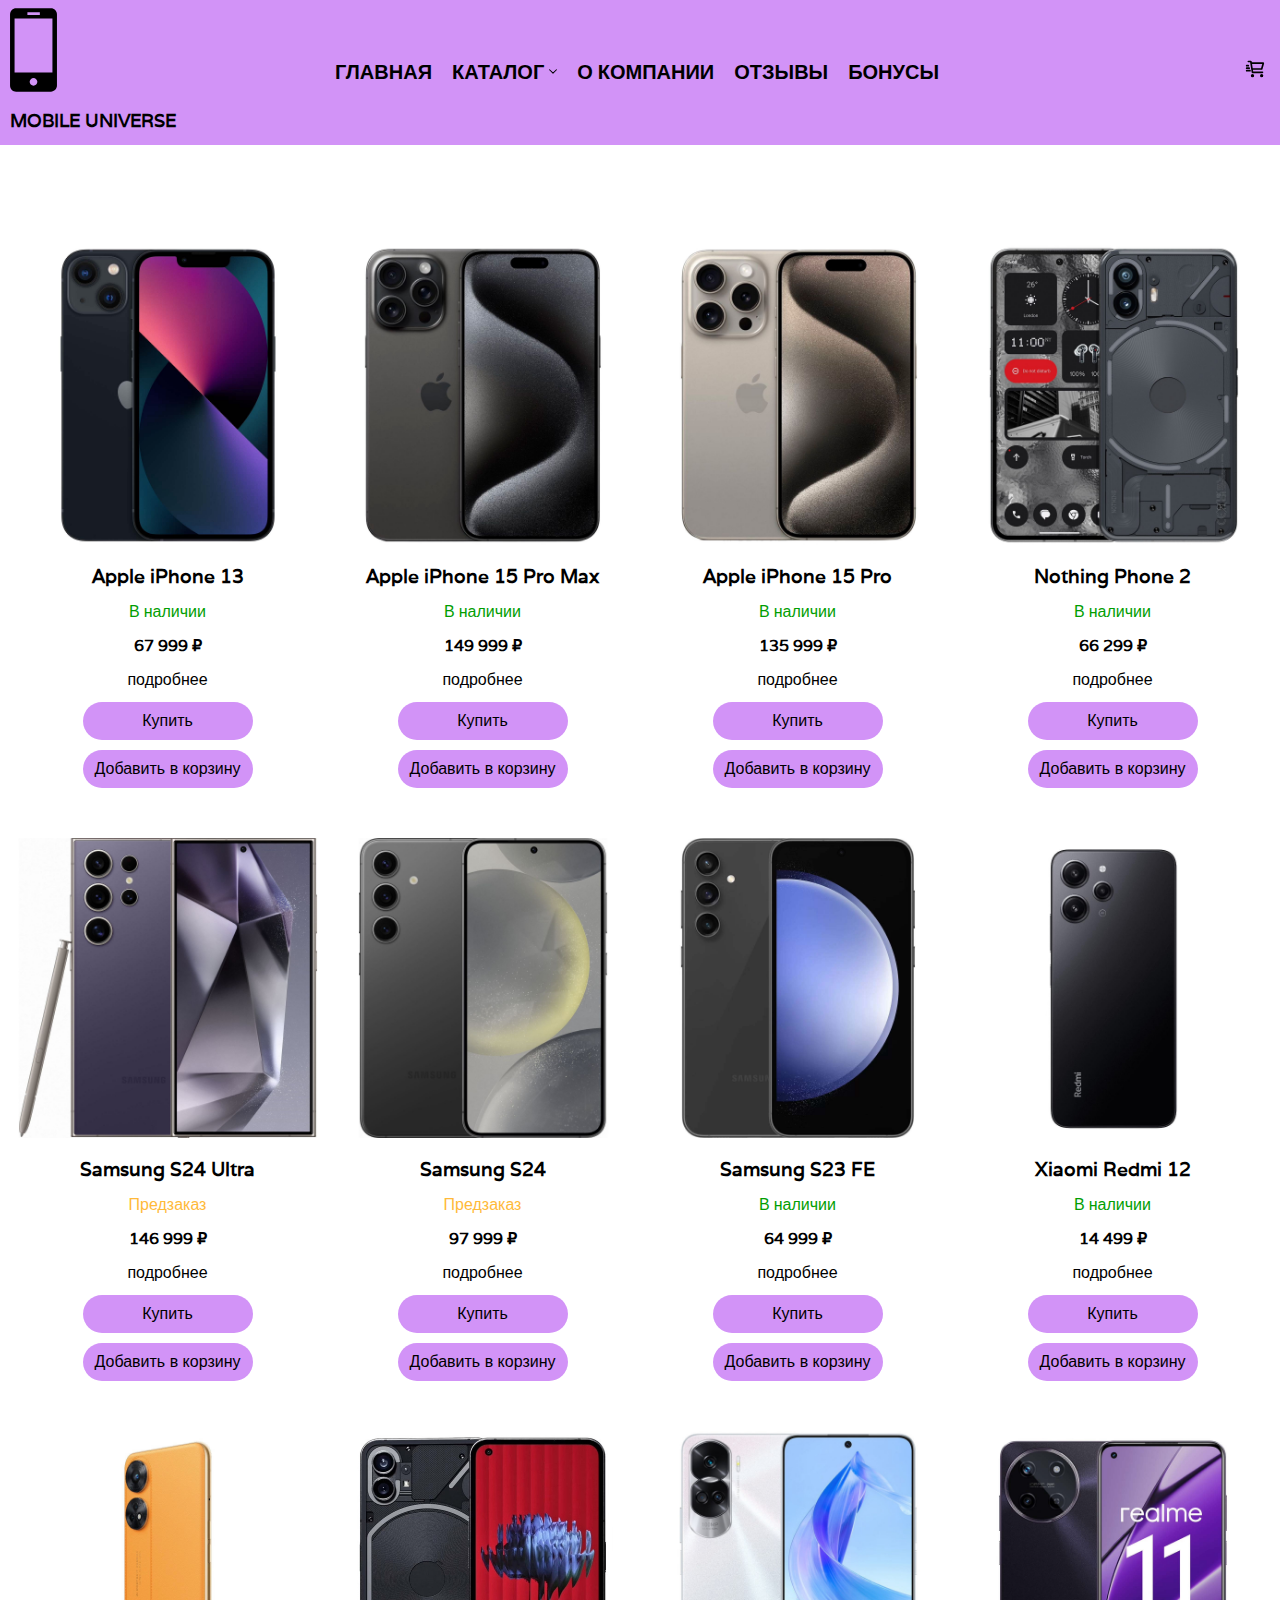
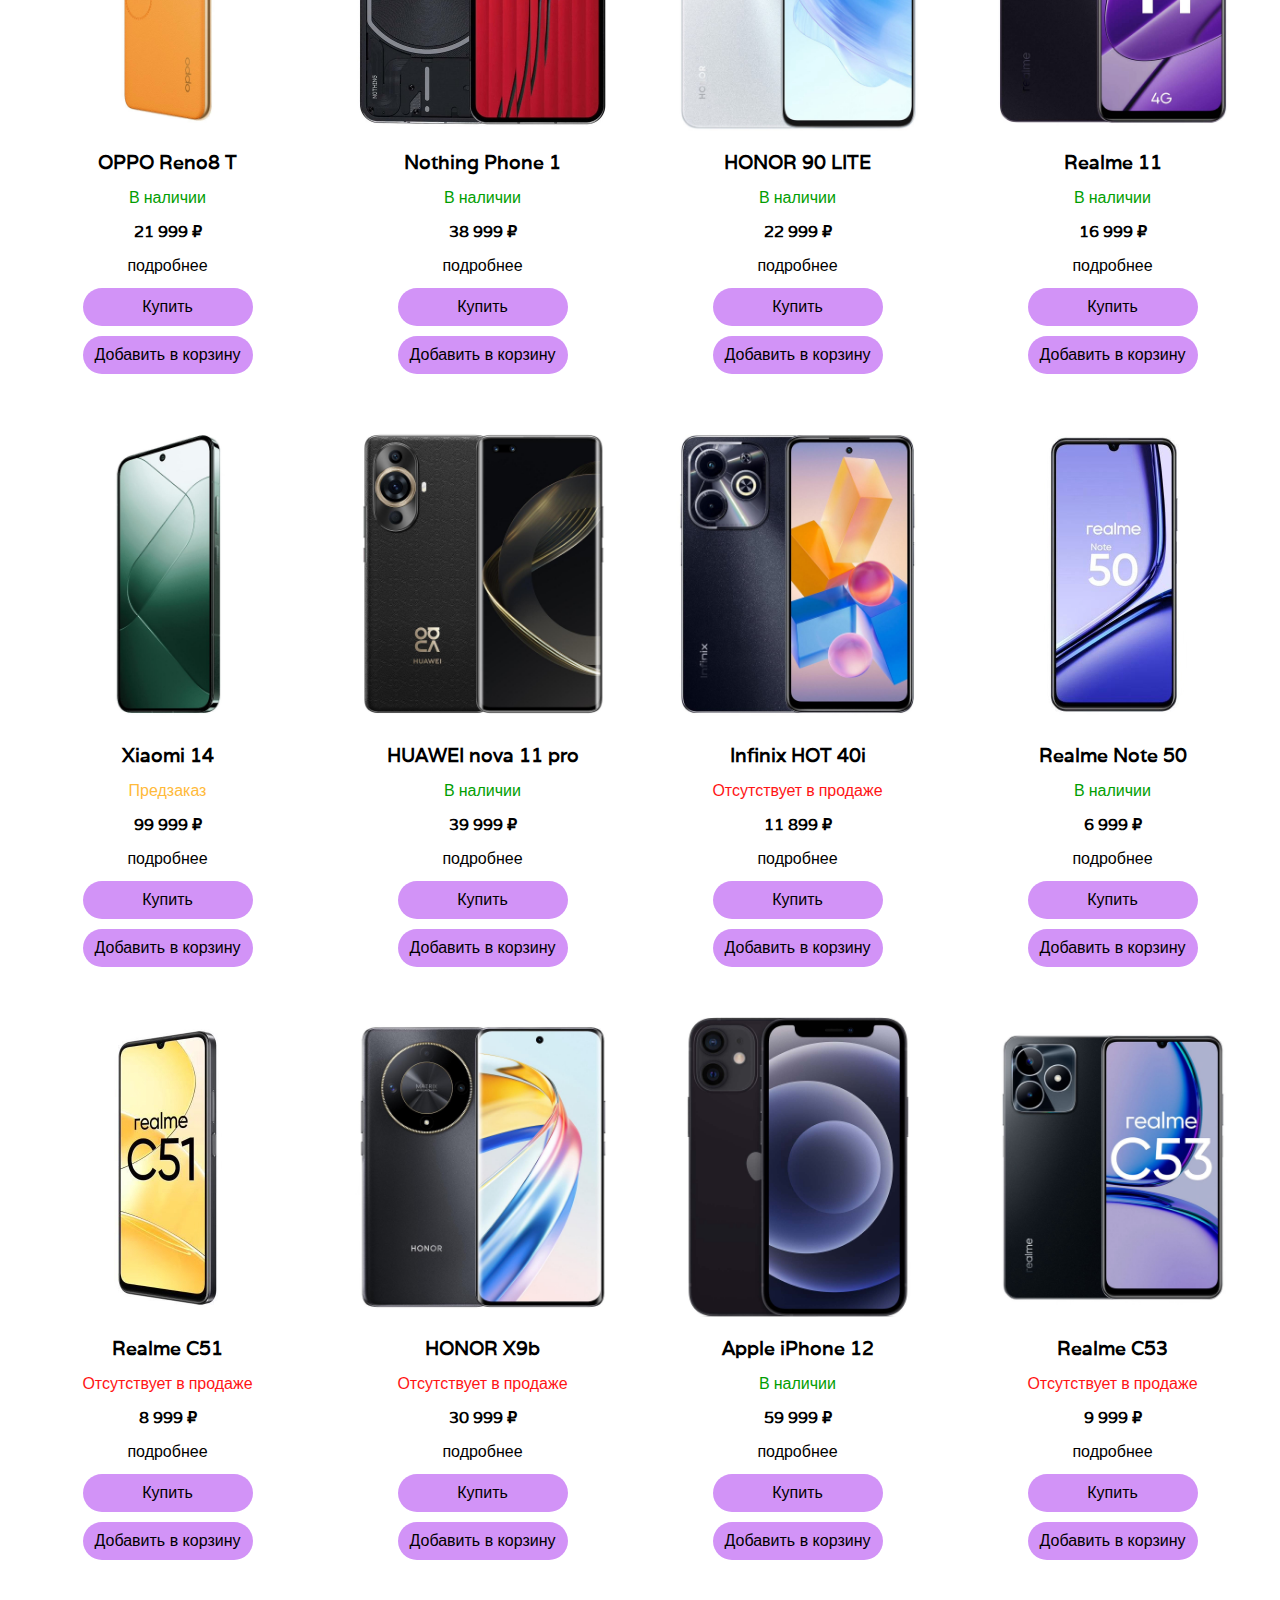
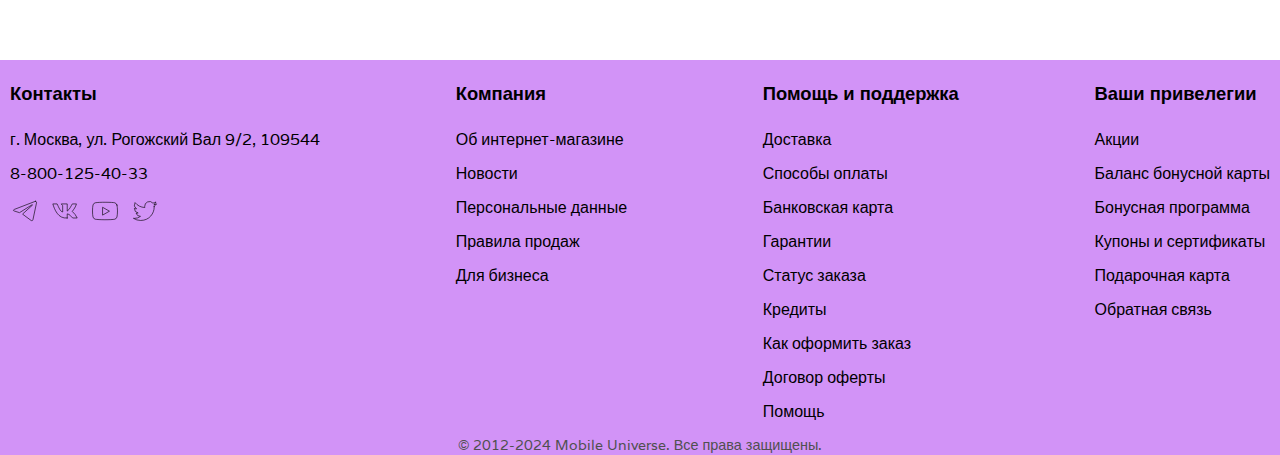
<file: products.html>
<!DOCTYPE html>
<html lang="en">
<head>
    <meta charset="UTF-8">
    <meta name="viewport" content="width=device-width, initial-scale=1.0">
    <title>Каталог</title>
    <link rel="preconnect" href="https://fonts.googleapis.com">
<link rel="preconnect" href="https://fonts.gstatic.com" crossorigin>
<link href="https://fonts.googleapis.com/css2?family=Varela&display=swap" rel="stylesheet">
    <link rel="stylesheet" href="styles/style.css">
</head>
<body>
  <div class="wrapper">
    <header>
      <div class="container">
        <div class="header_inner">
          <div class="logo_and_name">
            <a class="logo_link" href="index.html"
              ><img
                src="images/logo.svg"
                alt="Логотип компании"
                class="logo_image"
            /></a>
            <a href="index.html"
              ><p class="company_name">Mobile Universe</p></a
            >
          </div>
          <nav class="menu">
            <ul class="menu_list">
              <li class="menu_list_item">
                <a class="menu_list_item_link" href="index.html">Главная</a>
              </li>
              <li class="menu_list_item submenu_nav">
                <a class="menu_list_item_link" href="products.html">Каталог</a
                ><span
                  ><img
                    class="down_arrow_image"
                    src="images/down_arrow1.svg"
                    alt="Стрелка вниз"
                    width="13"
                    height="15"
                /></span>
                <div class="submenu">
                  <ul class="submenu_items">
                    <li class="submenu_item"><a href="#">Apple</a></li>
                    <li class="submenu_item"><a href="#">Samsung</a></li>
                    <li class="submenu_item"><a href="#">Nothing</a></li>
                    <li class="submenu_item"><a href="#">Realme</a></li>
                    <li class="submenu_item"><a href="#">Xiaomi</a></li>
                    <li class="submenu_item"><a href="#">Oppo</a></li>
                    <li class="submenu_item"><a href="#">Honor</a></li>
                    <li class="submenu_item"><a href="#">Infinix</a></li>
                    <li class="submenu_item"><a href="#">Huawei</a></li>
                  </ul>
                </div>
              </li>
              <li class="menu_list_item">
                <a class="menu_list_item_link" href="about.html"
                  >О компании</a
                >
              </li>
              <li class="menu_list_item">
                <a class="menu_list_item_link" href="reviews.html">Отзывы</a>
              </li>
              <li class="menu_list_item">
                <a class="menu_list_item_link" href="card_registration.html">Бонусы</a>
              </li>
            </ul>
            
          </nav>
          <div class="cart_container">
            <a href="cart.html" class="cart_link"
              ><img
                src="images/cart.svg"
                alt="cart"
                class="cart_icon"
                width="30"
                height="30"
            /></a>
          </div>
        </div>
      </div>
    </header>

<main>
    <div class="container">
      <div class="products_container">
        <div class="product_card">
          <a href="product_1.html"><img src="images/iphone13.jpg" alt="" class="product_card_image" onmouseenter="changeImage(this, 'images/iphone13_1.jpg')" onmouseleave="resetImage(this)"></a>
          <a href="product_1.html"> <h3 class="product_card_name">Apple iPhone 13</h3></a>
          <p class="product_availability yes">В наличии</p>
          <p class="product_card_price">67 999 ₽</p>
          <a href="product_1.html" class="more_info">подробнее</a>
          <button class="buy">Купить</button>
          <button class="add_to_cart">Добавить в корзину</button>
        </div>
        <div class="product_card">
          <a href="product_2.html"><img src="images/iphone15promax.jpg" alt="" class="product_card_image" onmouseenter="changeImage(this, 'images/iphone15promax_1.jpg')" onmouseleave="resetImage(this)"></a>
          <a href="product_2.html"> <h3 class="product_card_name">Apple iPhone 15 Pro Max</h3></a>
          <p class="product_availability yes">В наличии</p>
          <p class="product_card_price">149 999 ₽</p>
          <a href="product_2.html" class="more_info">подробнее</a>
          <button class="buy">Купить</button>
          <button class="add_to_cart">Добавить в корзину</button>
        </div>
        <div class="product_card">
          <a href="product_3.html"><img src="images/iphone15pro.jpg" alt="" class="product_card_image" onmouseenter="changeImage(this, 'images/iphone15pro_1.jpg')" onmouseleave="resetImage(this)"></a>
          <a href="product_3.html"> <h3 class="product_card_name">Apple iPhone 15 Pro</h3></a>
          <p class="product_availability yes">В наличии</p>
          <p class="product_card_price">135 999 ₽</p>
          <a href="product_3.html" class="more_info">подробнее</a>
          <button class="buy">Купить</button>
          <button class="add_to_cart">Добавить в корзину</button>
        </div>
        <div class="product_card">
          <a href="product_4.html"><img src="images/nothing.jpg" alt="" class="product_card_image" onmouseenter="changeImage(this, 'images/nothing_1.jpg')" onmouseleave="resetImage(this)"></a>
          <a href="product_4.html"> <h3 class="product_card_name">Nothing Phone 2</h3></a>
          <p class="product_availability yes">В наличии</p>
          <p class="product_card_price">66 299 ₽</p>
          <a href="product_4.html" class="more_info">подробнее</a>
          <button class="buy">Купить</button>
          <button class="add_to_cart">Добавить в корзину</button>
        </div>
        <div class="product_card">
          <a href="#"><img src="images/samsung1.jpg" alt="" class="product_card_image" onmouseenter="changeImage(this, 'images/samsung1_1.jpg')" onmouseleave="resetImage(this)"></a>
          <a href="#"> <h3 class="product_card_name">Samsung S24 Ultra</h3></a>
          <p class="product_availability preorder">Предзаказ</p>
          <p class="product_card_price">146 999 ₽</p>
          <a href="#" class="more_info">подробнее</a>
          <button class="buy">Купить</button>
          <button class="add_to_cart">Добавить в корзину</button>
        </div>
        <div class="product_card">
          <a href="#"><img src="images/samsung2.jpg" alt="" class="product_card_image" onmouseenter="changeImage(this, 'images/samsung2_2.jpg')" onmouseleave="resetImage(this)"></a>
          <a href="#"> <h3 class="product_card_name">Samsung S24</h3></a>
          <p class="product_availability preorder">Предзаказ</p>
          <p class="product_card_price">97 999 ₽</p>
          <a href="#" class="more_info">подробнее</a>
          <button class="buy">Купить</button>
          <button class="add_to_cart">Добавить в корзину</button>
        </div>
        <div class="product_card">
          <a href="#"><img src="images/samsung3.jpg" alt="" class="product_card_image" onmouseenter="changeImage(this, 'images/samsung3_3.jpg')" onmouseleave="resetImage(this)"></a>
          <a href="#"> <h3 class="product_card_name">Samsung S23 FE</h3></a>
          <p class="product_availability yes">В наличии</p>
          <p class="product_card_price">64 999 ₽</p>
          <a href="#" class="more_info">подробнее</a>
          <button class="buy">Купить</button>
          <button class="add_to_cart">Добавить в корзину</button>
        </div>
        <div class="product_card">
          <a href="#"><img src="images/xiaomi.jpg" alt="" class="product_card_image" onmouseenter="changeImage(this, 'images/xiaomi_1.jpg')" onmouseleave="resetImage(this)"></a>
          <a href="#"> <h3 class="product_card_name">Xiaomi Redmi 12</h3></a>
          <p class="product_availability yes">В наличии</p>
          <p class="product_card_price">14 499 ₽</p>
          <a href="#" class="more_info">подробнее</a>
          <button class="buy">Купить</button>
          <button class="add_to_cart">Добавить в корзину</button>
        </div>
        <div class="product_card">
          <a href="#"><img src="images/oppo.jpg" alt="" class="product_card_image" onmouseenter="changeImage(this, 'images/oppo_1.jpg')" onmouseleave="resetImage(this)"></a>
          <a href="#"> <h3 class="product_card_name">OPPO Reno8 T</h3></a>
          <p class="product_availability yes">В наличии</p>
          <p class="product_card_price">21 999 ₽</p>
          <a href="#" class="more_info">подробнее</a>
          <button class="buy">Купить</button>
          <button class="add_to_cart">Добавить в корзину</button>
        </div>
        <div class="product_card">
          <a href="#"><img src="images/nothing1.jpg" alt="" class="product_card_image" onmouseenter="changeImage(this, 'images/nothing1_1.jpg')" onmouseleave="resetImage(this)"></a>
          <a href="#"> <h3 class="product_card_name">Nothing Phone 1</h3></a>
          <p class="product_availability yes">В наличии</p>
          <p class="product_card_price">38 999 ₽</p>
          <a href="#" class="more_info">подробнее</a>
          <button class="buy">Купить</button>
          <button class="add_to_cart">Добавить в корзину</button>
        </div>
        <div class="product_card">
          <a href="#"><img src="images/honor90_1.jpg" alt="" class="product_card_image" onmouseenter="changeImage(this, 'images/honor90_2.jpg')" onmouseleave="resetImage(this)"></a>
          <a href="#"> <h3 class="product_card_name">HONOR 90 LITE</h3></a>
          <p class="product_availability yes">В наличии</p>
          <p class="product_card_price">22 999 ₽</p>
          <a href="#" class="more_info">подробнее</a>
          <button class="buy">Купить</button>
          <button class="add_to_cart">Добавить в корзину</button>
        </div>
        <div class="product_card">
          <a href="#"><img src="images/realme11_1.jpg" alt="" class="product_card_image" onmouseenter="changeImage(this, 'images/realme11_2.jpg')" onmouseleave="resetImage(this)"></a>
          <a href="#"> <h3 class="product_card_name">Realme 11</h3></a>
          <p class="product_availability yes">В наличии</p>
          <p class="product_card_price">16 999 ₽</p>
          <a href="#" class="more_info">подробнее</a>
          <button class="buy">Купить</button>
          <button class="add_to_cart">Добавить в корзину</button>
        </div>
        <div class="product_card">
          <a href="#"><img src="images/xiaomi14_1.jpg" alt="" class="product_card_image" onmouseenter="changeImage(this, 'images/xiaomi14_2.jpg')" onmouseleave="resetImage(this)"></a>
          <a href="#"> <h3 class="product_card_name">Xiaomi 14</h3></a>
          <p class="product_availability preorder">Предзаказ</p>
          <p class="product_card_price">99 999 ₽</p>
          <a href="#" class="more_info">подробнее</a>
          <button class="buy">Купить</button>
          <button class="add_to_cart">Добавить в корзину</button>
        </div>
        <div class="product_card">
          <a href="#"><img src="images/huawei_nova_1.jpg" alt="" class="product_card_image" onmouseenter="changeImage(this, 'images/huawei_nova_2.jpg')" onmouseleave="resetImage(this)"></a>
          <a href="#"> <h3 class="product_card_name">HUAWEI nova 11 pro</h3></a>
          <p class="product_availability yes">В наличии</p>
          <p class="product_card_price">39 999 ₽</p>
          <a href="#" class="more_info">подробнее</a>
          <button class="buy">Купить</button>
          <button class="add_to_cart">Добавить в корзину</button>
        </div>
        <div class="product_card">
          <a href="#"><img src="images/infinix_1.jpg" alt="" class="product_card_image" onmouseenter="changeImage(this, 'images/infinix_2.jpg')" onmouseleave="resetImage(this)"></a>
          <a href="#"> <h3 class="product_card_name">Infinix HOT 40i</h3></a>
          <p class="product_availability no">Отсутствует в продаже</p>
          <p class="product_card_price">11 899 ₽</p>
          <a href="#" class="more_info">подробнее</a>
          <button class="buy">Купить</button>
          <button class="add_to_cart">Добавить в корзину</button>
        </div>
        <div class="product_card">
          <a href="#"><img src="images/realme_note_50_1.jpg" alt="" class="product_card_image" onmouseenter="changeImage(this, 'images/realme_note_50_2.jpg')" onmouseleave="resetImage(this)"></a>
          <a href="#"> <h3 class="product_card_name">Realme Note 50</h3></a>
          <p class="product_availability yes">В наличии</p>
          <p class="product_card_price">6 999 ₽</p>
          <a href="#" class="more_info">подробнее</a>
          <button class="buy">Купить</button>
          <button class="add_to_cart">Добавить в корзину</button>
        </div>
        <div class="product_card">
          <a href="#"><img src="images/realme_c51_1.jpg" alt="" class="product_card_image" onmouseenter="changeImage(this, 'images/realme_c51_2.jpg')" onmouseleave="resetImage(this)"></a>
          <a href="#"> <h3 class="product_card_name">Realme C51</h3></a>
          <p class="product_availability no">Отсутствует в продаже</p>
          <p class="product_card_price">8 999 ₽</p>
          <a href="#" class="more_info">подробнее</a>
          <button class="buy">Купить</button>
          <button class="add_to_cart">Добавить в корзину</button>
        </div>
        <div class="product_card">
          <a href="#"><img src="images/honor_x9b_1.jpg" alt="" class="product_card_image" onmouseenter="changeImage(this, 'images/honor_x9b_2.jpg')" onmouseleave="resetImage(this)"></a>
          <a href="#"> <h3 class="product_card_name">HONOR X9b</h3></a>
          <p class="product_availability no">Отсутствует в продаже</p>
          <p class="product_card_price">30 999 ₽</p>
          <a href="#" class="more_info">подробнее</a>
          <button class="buy">Купить</button>
          <button class="add_to_cart">Добавить в корзину</button>
        </div>
        <div class="product_card">
          <a href="#"><img src="images/iphone12_1.jpg" alt="" class="product_card_image" onmouseenter="changeImage(this, 'images/iphone12_2.jpg')" onmouseleave="resetImage(this)"></a>
          <a href="#"> <h3 class="product_card_name">Apple iPhone 12</h3></a>
          <p class="product_availability yes">В наличии</p>
          <p class="product_card_price">59 999 ₽</p>
          <a href="#" class="more_info">подробнее</a>
          <button class="buy">Купить</button>
          <button class="add_to_cart">Добавить в корзину</button>
        </div>
        <div class="product_card">
          <a href="#"><img src="images/realme_c53_1.jpg" alt="" class="product_card_image" onmouseenter="changeImage(this, 'images/realme_c53_2.jpg')" onmouseleave="resetImage(this)"></a>
          <a href="#"> <h3 class="product_card_name">Realme C53</h3></a>
          <p class="product_availability no">Отсутствует в продаже</p>
          <p class="product_card_price">9 999 ₽</p>
          <a href="#" class="more_info">подробнее</a>
          <button class="buy">Купить</button>
          <button class="add_to_cart">Добавить в корзину</button>
        </div>
      </div>
    </div>
</main>

    <footer>
        <div class="container">
            <div class="footer_menu">
                <ul class="footer_menu_list">
                    <p class="footer_menu_title">Контакты</p>
                    <li class="footer_menu_item">г. Москва, ул. Рогожский Вал 9/2, 109544</li>
                    <li class="footer_menu_item">8-800-125-40-33</li>
                    <ul class="social">
                        <li class="social_item">
                            <a href="#" class="social_item_link"><img src="images/telegram.svg" alt="Телеграм" class="social_item_image"></a>
                        </li>
                        <li class="social_item">
                            <a href="#" class="social_item_link"><img src="images/vk.svg" alt="ВКонтакте" class="social_item_image"></a>
                        </li>
                        <li class="social_item">
                            <a href="#" class="social_item_link"><img src="images/youtube.svg" alt="Youtube" class="social_item_image"></a>
                        </li>
                        <li class="social_item">
                            <a href="#" class="social_item_link"><img src="images/twitter.svg" alt="Twitter" class="social_item_image"></a>
                        </li>
                        
                    </ul>
                </ul>
                <ul class="footer_menu_list">
                    <p class="footer_menu_title">Компания</p>
                    <li class="footer_menu_item"><a href="#">Об интернет-магазине</a></li>
                    <li class="footer_menu_item"><a href="#">Новости</a></li>
                    <li class="footer_menu_item"><a href="#">Персональные данные</a></li>
                    <li class="footer_menu_item"><a href="#">Правила продаж</a></li>
                    <li class="footer_menu_item"><a href="#">Для бизнеса</a></li>
                </ul>
                <ul class="footer_menu_list">
                    <p class="footer_menu_title">Помощь и поддержка</p>
                    <li class="footer_menu_item"><a href="#">Доставка</a></li>
                    <li class="footer_menu_item"><a href="#">Способы оплаты</a></li>
                    <li class="footer_menu_item"><a href="#">Банковская карта</a></li>
                    <li class="footer_menu_item"><a href="#">Гарантии</a></li>
                    <li class="footer_menu_item"><a href="#">Статус заказа</a></li>
                    <li class="footer_menu_item"><a href="#">Кредиты</a></li>
                    <li class="footer_menu_item"><a href="#">Как оформить заказ</a></li>
                    <li class="footer_menu_item"><a href="#">Договор оферты</a></li>
                    <li class="footer_menu_item"><a href="#">Помощь</a></li>
                </ul>
                <ul class="footer_menu_list">
                    <p class="footer_menu_title">Ваши привелегии</p>
                    <li class="footer_menu_item"><a href="#">Акции</a></li>
                    <li class="footer_menu_item"><a href="#">Баланс бонусной карты</a></li>
                    <li class="footer_menu_item"><a href="#">Бонусная программа</a></li>
                    <li class="footer_menu_item"><a href="#">Купоны и сертификаты</a></li>
                    <li class="footer_menu_item"><a href="#">Подарочная карта</a></li>
                    <li class="footer_menu_item"><a href="#">Обратная связь</a></li>
                </ul>
            </div>
            <p class="footer_copy_text">© 2012-2024 Mobile Universe. Все права защищены.</p>
        </div>
    </footer>
  </div>

    <script src="js/main.js"></script>
  </body>
</html>
</file>
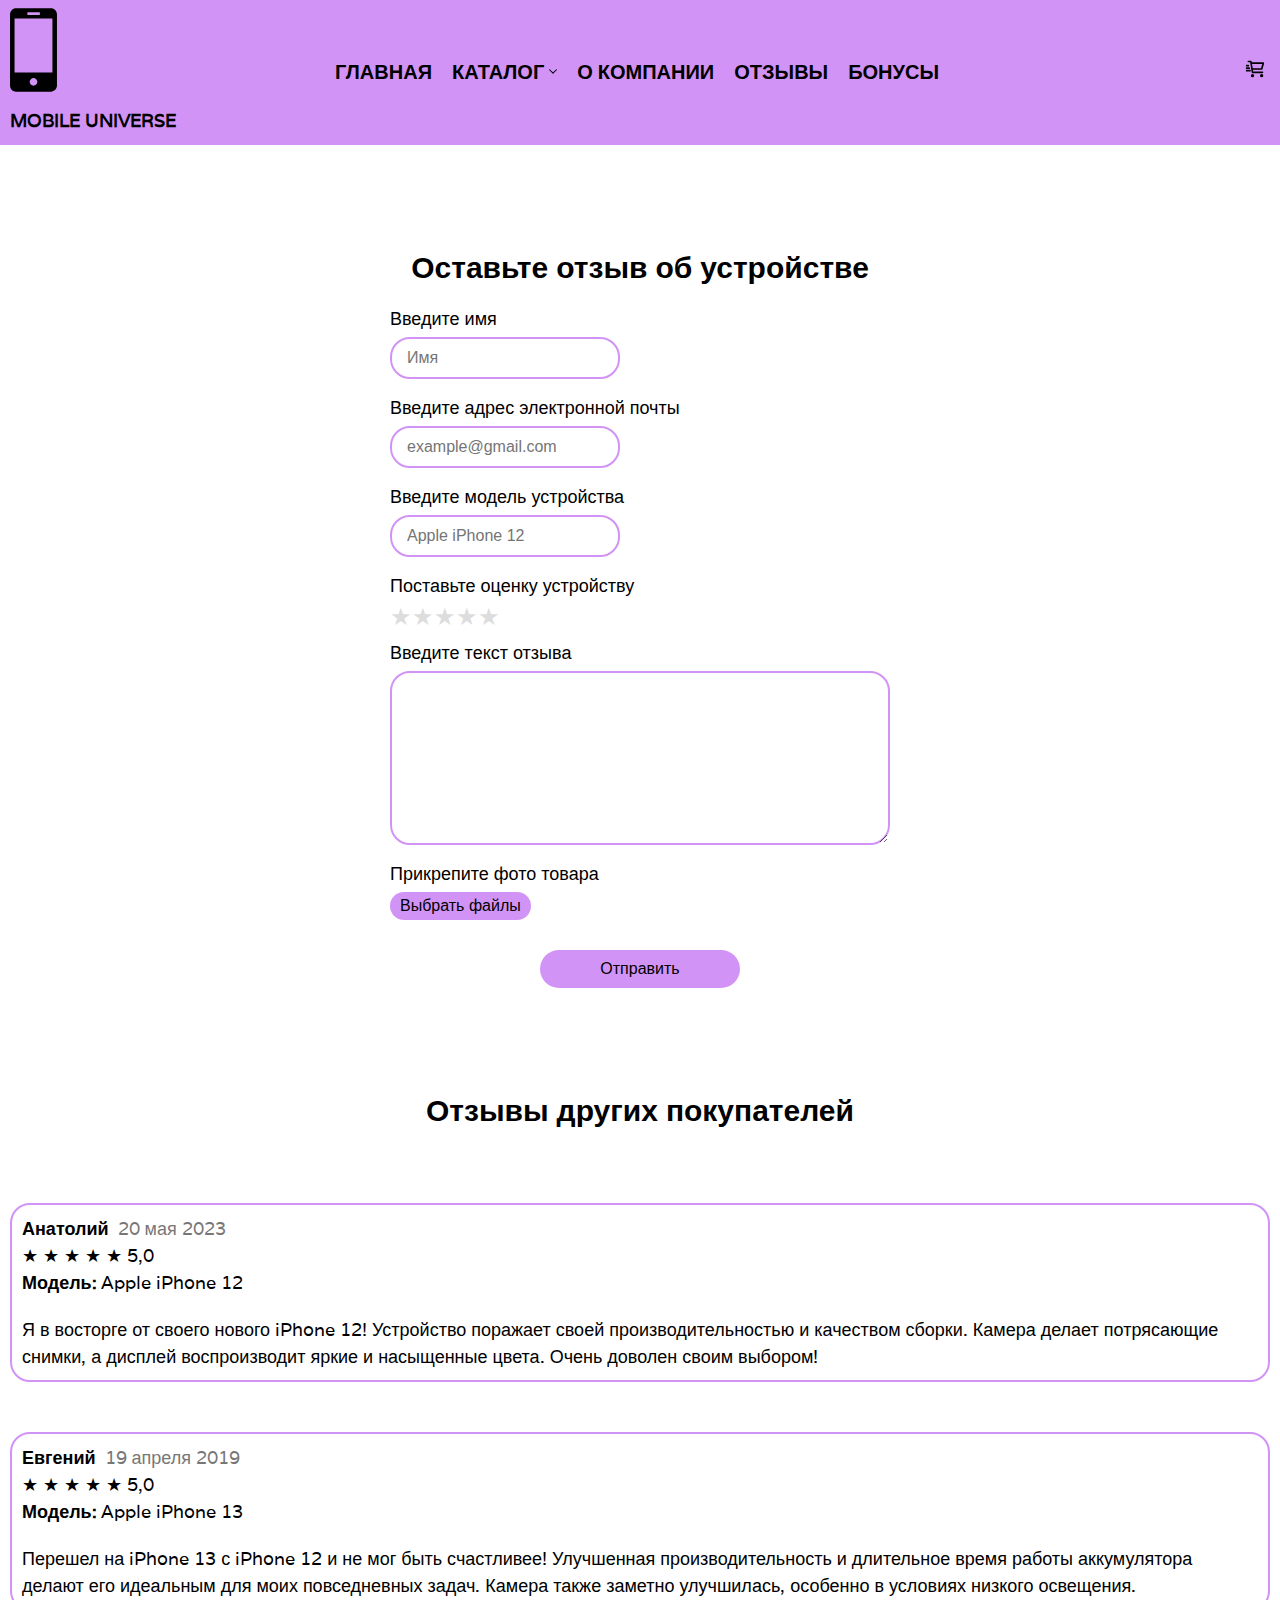
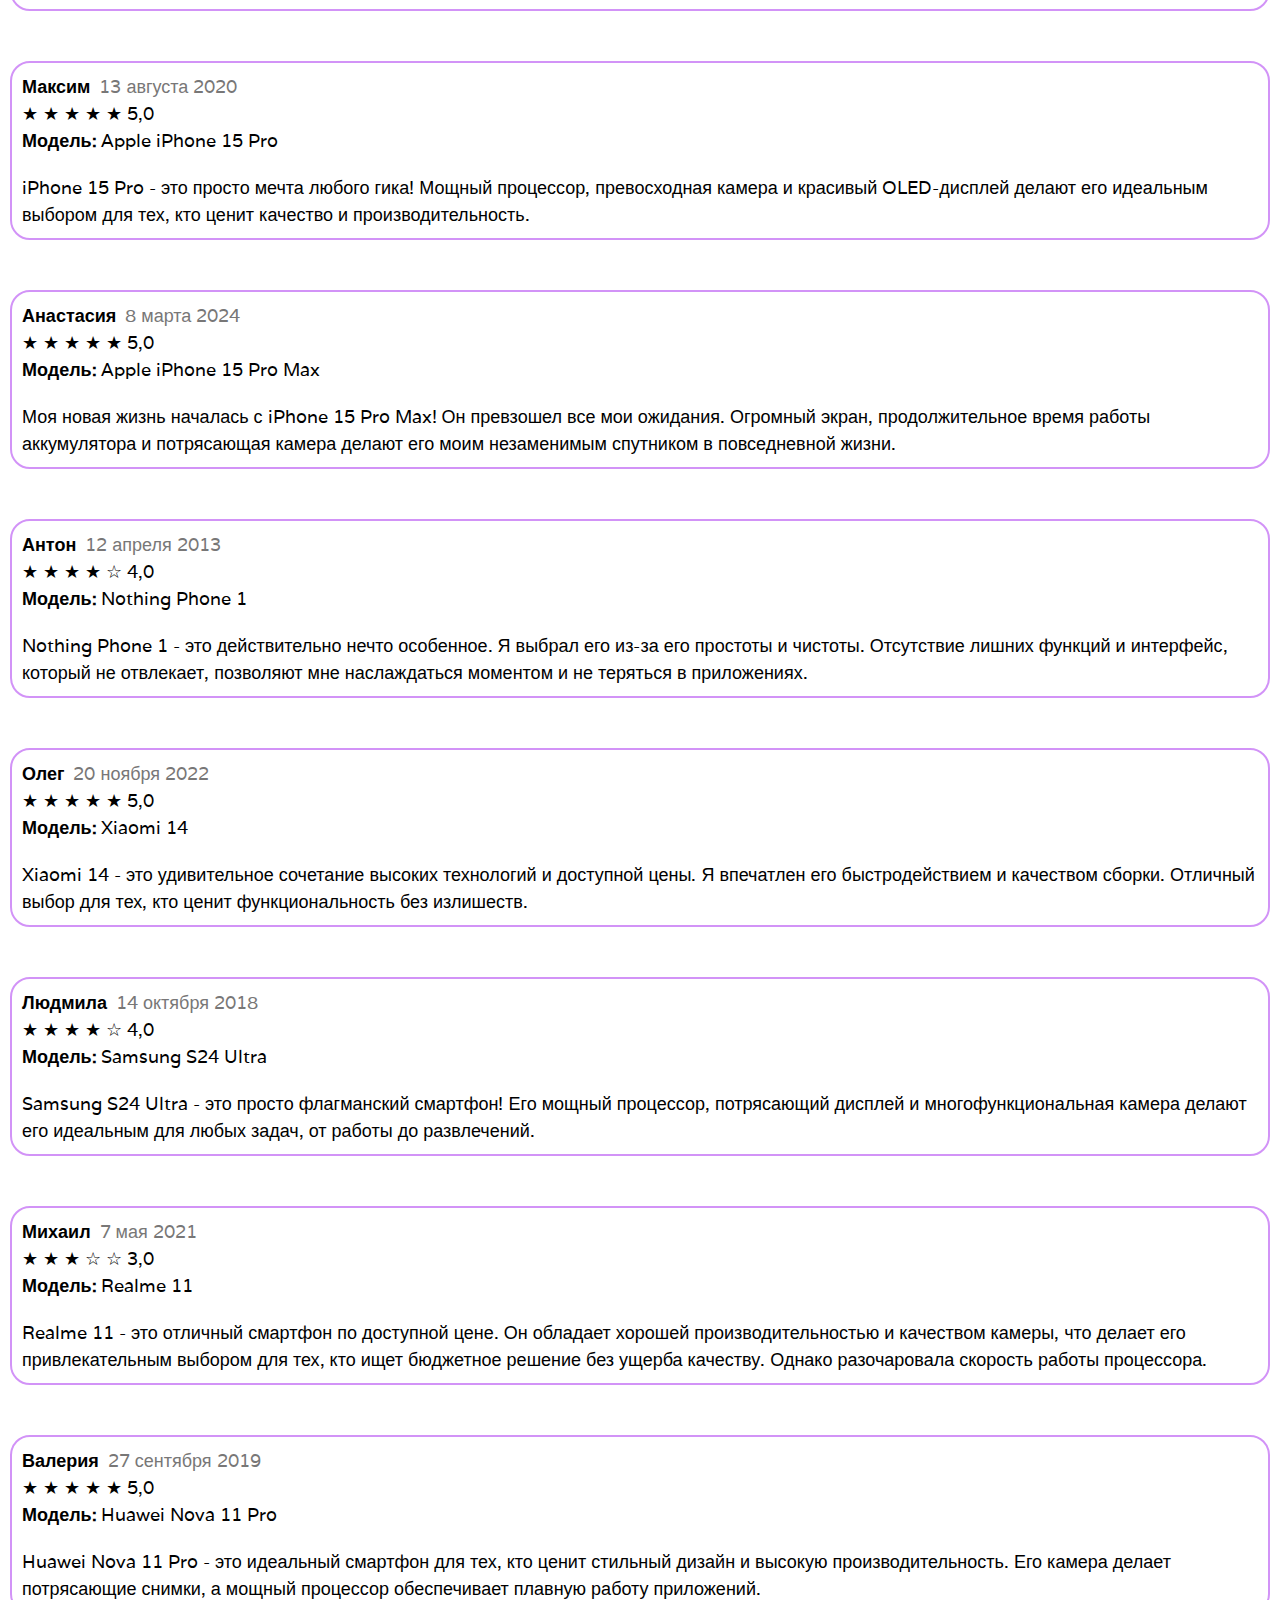
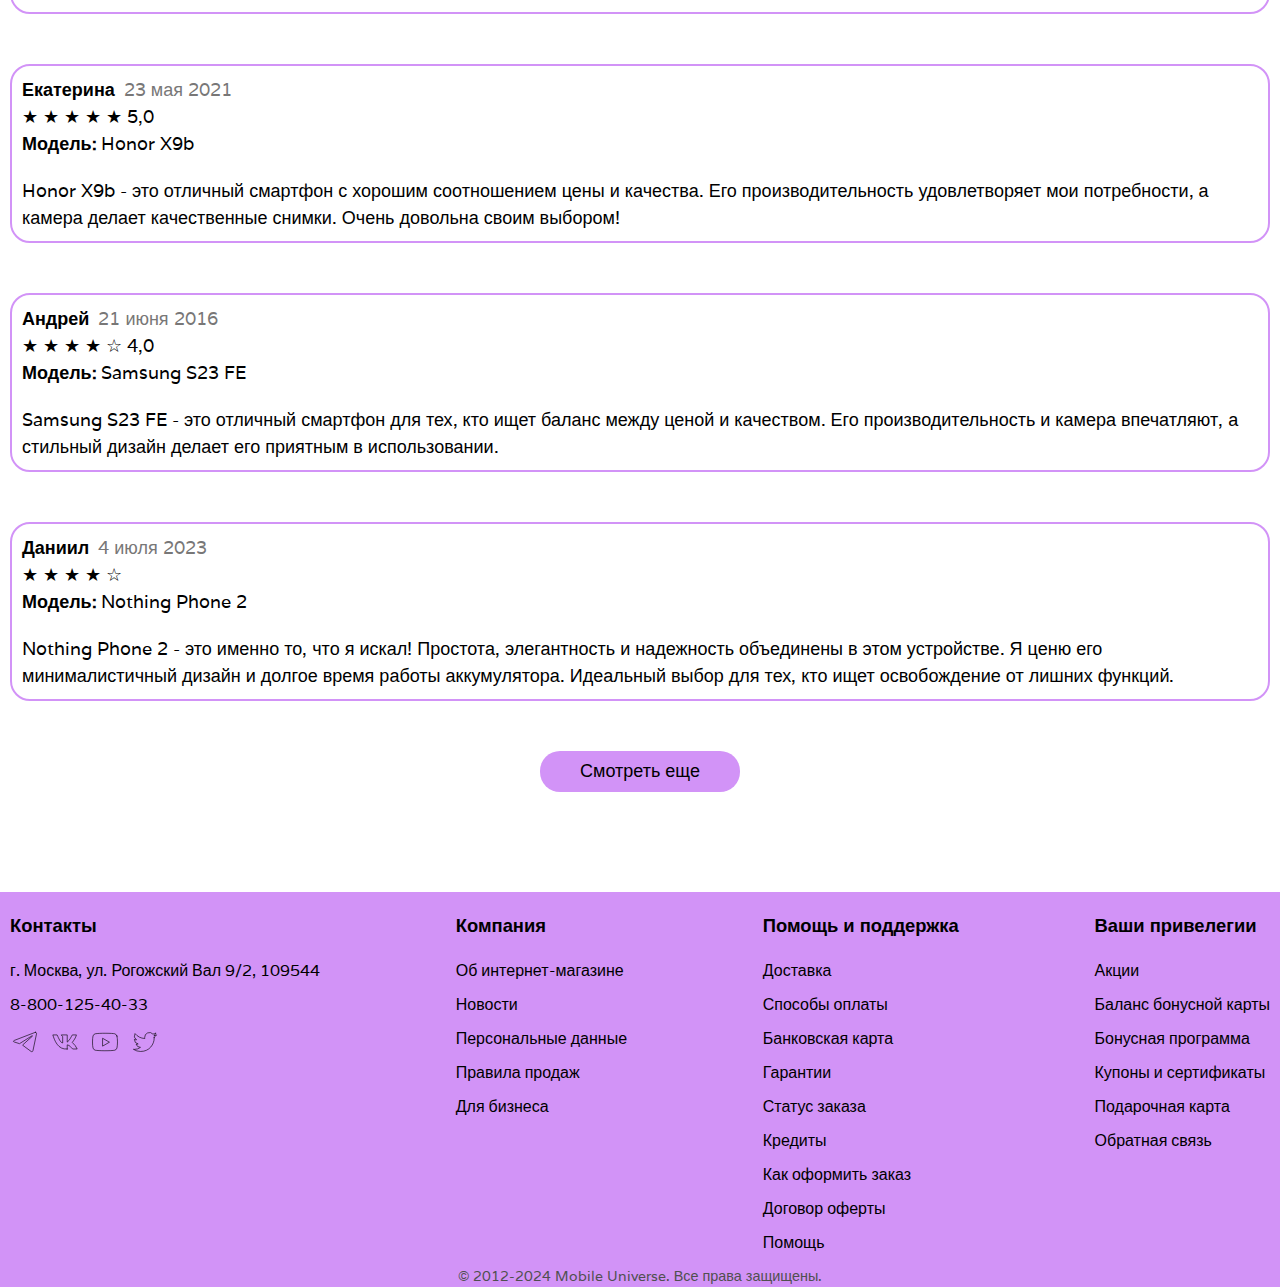
<file: reviews.html>
<!DOCTYPE html>
<html lang="en">
  <head>
    <meta charset="UTF-8" />
    <meta name="viewport" content="width=device-width, initial-scale=1.0" />
    <title>Отзывы</title>
    <link rel="preconnect" href="https://fonts.googleapis.com" />
    <link rel="preconnect" href="https://fonts.gstatic.com" crossorigin />
    <link
      href="https://fonts.googleapis.com/css2?family=Varela&display=swap"
      rel="stylesheet"
    />
    <link rel="stylesheet" href="styles/style.css" />
  </head>
  <body>
    <div class="wrapper">
      <header>
        <div class="container">
          <div class="header_inner">
            <div class="logo_and_name">
              <a class="logo_link" href="index.html"
                ><img
                  src="images/logo.svg"
                  alt="Логотип компании"
                  class="logo_image"
              /></a>
              <a href="index.html"
                ><p class="company_name">Mobile Universe</p></a
              >
            </div>
            <nav class="menu">
              <ul class="menu_list">
                <li class="menu_list_item">
                  <a class="menu_list_item_link" href="index.html">Главная</a>
                </li>
                <li class="menu_list_item submenu_nav">
                  <a class="menu_list_item_link" href="products.html">Каталог</a
                  ><span
                    ><img
                      class="down_arrow_image"
                      src="images/down_arrow1.svg"
                      alt="Стрелка вниз"
                      width="13"
                      height="15"
                  /></span>
                  <div class="submenu">
                    <ul class="submenu_items">
                      <li class="submenu_item"><a href="#">Apple</a></li>
                      <li class="submenu_item"><a href="#">Samsung</a></li>
                      <li class="submenu_item"><a href="#">Nothing</a></li>
                      <li class="submenu_item"><a href="#">Realme</a></li>
                      <li class="submenu_item"><a href="#">Xiaomi</a></li>
                      <li class="submenu_item"><a href="#">Oppo</a></li>
                      <li class="submenu_item"><a href="#">Honor</a></li>
                      <li class="submenu_item"><a href="#">Infinix</a></li>
                      <li class="submenu_item"><a href="#">Huawei</a></li>
                    </ul>
                  </div>
                </li>
                <li class="menu_list_item">
                  <a class="menu_list_item_link" href="about.html"
                    >О компании</a
                  >
                </li>
                <li class="menu_list_item">
                  <a class="menu_list_item_link" href="reviews.html">Отзывы</a>
                </li>
                <li class="menu_list_item">
                  <a class="menu_list_item_link" href="card_registration.html">Бонусы</a>
                </li>
              </ul>
            </nav>
            <div class="cart_container">
              <a href="cart.html" class="cart_link"
                ><img
                  src="images/cart.svg"
                  alt="cart"
                  class="cart_icon"
                  width="30"
                  height="30"
              /></a>
            </div>
          </div>
        </div>
      </header>

      <main>
        <div class="container">
          <div class="reviews_container">
            <div class="reviews_form_container">
              <h2 class="reviews_form_header">Оставьте отзыв об устройстве</h2>
              <form action="#" id="form">
                <label for="input_name"> Введите имя </label>
                <input
                  type="text"
                  id="input_name"
                  class="input_form"
                  placeholder="Имя"
                />
                <label for="input_email">
                  Введите адрес электронной почты
                </label>
                <input
                  type="email"
                  id="input_email"
                  class="input_form"
                  placeholder="example@gmail.com"
                />
                <label for="input_device"> Введите модель устройства </label>
                <input
                  type="text"
                  id="input_device"
                  class="input_form"
                  placeholder="Apple iPhone 12"
                />
                <label for="">Поставьте оценку устройству</label>
                <div class="rating" id="rating">
                  <input type="radio" id="star5" name="rating" value="5" />
                  <label for="star5">&#9733;</label>
                  <input type="radio" id="star4" name="rating" value="4" />
                  <label for="star4">&#9733;</label>
                  <input type="radio" id="star3" name="rating" value="3" />
                  <label for="star3">&#9733;</label>
                  <input type="radio" id="star2" name="rating" value="2" />
                  <label for="star2">&#9733;</label>
                  <input type="radio" id="star1" name="rating" value="1" />
                  <label for="star1">&#9733;</label>
                </div>
                <label for="text_form"> Введите текст отзыва </label>
                <textarea id="text_form" cols="30" rows="10"></textarea>
                <label>Прикрепите фото товара</label>
                <div class="file-input-wrapper">
                  <button class="custom-file-button">Выбрать файлы</button>
                  <input type="file" multiple id="fileInput" />
                  <div id="fileList"></div>
                </div>
                <button class="button_form">Отправить</button>
              </form>
            </div>

            <div id="popup" class="popup hidden">
              <p class="popup_text">Ваш отзыв отправлен!</p>
            </div>

            <div class="review_items">
              <h2 class="review_customers">Отзывы других покупателей</h2>
              <div class="review_item">
                <span class="review_item_name">Анатолий</span>
                <span class="review_item_date">20 мая 2023</span>
                <div class="review_item_rating">
                  <span id="rating_1">&#9733;</span>
                  <span id="rating_2">&#9733;</span>
                  <span id="rating_3">&#9733;</span>
                  <span id="rating_4">&#9733;</span>
                  <span id="rating_5">&#9733;</span>
                  <span id="rating_number">5,0</span>
                </div>
                <div class="device_model">
                  <span class="model">Модель:</span>
                  <span class="model_name">Apple iPhone 12</span>
                </div>
                <div class="comment_area">
                  <p class="comment_text">
                    Я в восторге от своего нового iPhone 12! Устройство поражает
                    своей производительностью и качеством сборки. Камера делает
                    потрясающие снимки, а дисплей воспроизводит яркие и
                    насыщенные цвета. Очень доволен своим выбором!
                  </p>
                </div>
              </div>
              <div class="review_item">
                <span class="review_item_name">Евгений</span>
                <span class="review_item_date">19 апреля 2019</span>
                <div class="review_item_rating">
                  <span id="rating_1">&#9733;</span>
                  <span id="rating_2">&#9733;</span>
                  <span id="rating_3">&#9733;</span>
                  <span id="rating_4">&#9733;</span>
                  <span id="rating_5">&#9733;</span>
                  <span id="rating_number">5,0</span>
                </div>
                <div class="device_model">
                  <span class="model">Модель:</span>
                  <span class="model_name">Apple iPhone 13</span>
                </div>
                <div class="comment_area">
                  <p class="comment_text">
                    Перешел на iPhone 13 с iPhone 12 и не мог быть счастливее!
                    Улучшенная производительность и длительное время работы
                    аккумулятора делают его идеальным для моих повседневных
                    задач. Камера также заметно улучшилась, особенно в условиях
                    низкого освещения.
                  </p>
                </div>
              </div>
              <div class="review_item">
                <span class="review_item_name">Максим</span>
                <span class="review_item_date">13 августа 2020</span>
                <div class="review_item_rating">
                  <span id="rating_1">&#9733;</span>
                  <span id="rating_2">&#9733;</span>
                  <span id="rating_3">&#9733;</span>
                  <span id="rating_4">&#9733;</span>
                  <span id="rating_5">&#9733;</span>
                  <span id="rating_number">5,0</span>
                </div>
                <div class="device_model">
                  <span class="model">Модель:</span>
                  <span class="model_name">Apple iPhone 15 Pro</span>
                </div>
                <div class="comment_area">
                  <p class="comment_text">
                    iPhone 15 Pro - это просто мечта любого гика! Мощный
                    процессор, превосходная камера и красивый OLED-дисплей
                    делают его идеальным выбором для тех, кто ценит качество и
                    производительность.
                  </p>
                </div>
              </div>
              <div class="review_item">
                <span class="review_item_name">Анастасия</span>
                <span class="review_item_date">8 марта 2024</span>
                <div class="review_item_rating">
                  <span id="rating_1">&#9733;</span>
                  <span id="rating_2">&#9733;</span>
                  <span id="rating_3">&#9733;</span>
                  <span id="rating_4">&#9733;</span>
                  <span id="rating_5">&#9733;</span>
                  <span id="rating_number">5,0</span>
                </div>
                <div class="device_model">
                  <span class="model">Модель:</span>
                  <span class="model_name">Apple iPhone 15 Pro Max</span>
                </div>
                <div class="comment_area">
                  <p class="comment_text">
                    Моя новая жизнь началась с iPhone 15 Pro Max! Он превзошел
                    все мои ожидания. Огромный экран, продолжительное время
                    работы аккумулятора и потрясающая камера делают его моим
                    незаменимым спутником в повседневной жизни.
                  </p>
                </div>
              </div>
              <div class="review_item">
                <span class="review_item_name">Антон</span>
                <span class="review_item_date">12 апреля 2013</span>
                <div class="review_item_rating">
                  <span id="rating_1">&#9733;</span>
                  <span id="rating_2">&#9733;</span>
                  <span id="rating_3">&#9733;</span>
                  <span id="rating_4">&#9733;</span>
                  <span id="rating_5">&#9734;</span>
                  <span id="rating_number">4,0</span>
                </div>
                <div class="device_model">
                  <span class="model">Модель:</span>
                  <span class="model_name">Nothing Phone 1</span>
                </div>
                <div class="comment_area">
                  <p class="comment_text">
                    Nothing Phone 1 - это действительно нечто особенное. Я
                    выбрал его из-за его простоты и чистоты. Отсутствие лишних
                    функций и интерфейс, который не отвлекает, позволяют мне
                    наслаждаться моментом и не теряться в приложениях.
                  </p>
                </div>
              </div>
              <div class="review_item">
                <span class="review_item_name">Олег</span>
                <span class="review_item_date">20 ноября 2022</span>
                <div class="review_item_rating">
                  <span id="rating_1">&#9733;</span>
                  <span id="rating_2">&#9733;</span>
                  <span id="rating_3">&#9733;</span>
                  <span id="rating_4">&#9733;</span>
                  <span id="rating_5">&#9733;</span>
                  <span id="rating_number">5,0</span>
                </div>
                <div class="device_model">
                  <span class="model">Модель:</span>
                  <span class="model_name">Xiaomi 14</span>
                </div>
                <div class="comment_area">
                  <p class="comment_text">
                    Xiaomi 14 - это удивительное сочетание высоких технологий и
                    доступной цены. Я впечатлен его быстродействием и качеством
                    сборки. Отличный выбор для тех, кто ценит функциональность
                    без излишеств.
                  </p>
                </div>
              </div>
              <div class="review_item">
                <span class="review_item_name">Людмила</span>
                <span class="review_item_date">14 октября 2018</span>
                <div class="review_item_rating">
                  <span id="rating_1">&#9733;</span>
                  <span id="rating_2">&#9733;</span>
                  <span id="rating_3">&#9733;</span>
                  <span id="rating_4">&#9733;</span>
                  <span id="rating_5">&#9734;</span>
                  <span id="rating_number">4,0</span>
                </div>
                <div class="device_model">
                  <span class="model">Модель:</span>
                  <span class="model_name">Samsung S24 Ultra</span>
                </div>
                <div class="comment_area">
                  <p class="comment_text">
                    Samsung S24 Ultra - это просто флагманский смартфон! Его
                    мощный процессор, потрясающий дисплей и многофункциональная
                    камера делают его идеальным для любых задач, от работы до
                    развлечений.
                  </p>
                </div>
              </div>
              <div class="review_item">
                <span class="review_item_name">Михаил</span>
                <span class="review_item_date">7 мая 2021</span>
                <div class="review_item_rating">
                  <span id="rating_1">&#9733;</span>
                  <span id="rating_2">&#9733;</span>
                  <span id="rating_3">&#9733;</span>
                  <span id="rating_4">&#9734;</span>
                  <span id="rating_5">&#9734;</span>
                  <span id="rating_number">3,0</span>
                </div>
                <div class="device_model">
                  <span class="model">Модель:</span>
                  <span class="model_name">Realme 11</span>
                </div>
                <div class="comment_area">
                  <p class="comment_text">
                    Realme 11 - это отличный смартфон по доступной цене. Он
                    обладает хорошей производительностью и качеством камеры, что
                    делает его привлекательным выбором для тех, кто ищет
                    бюджетное решение без ущерба качеству. Однако разочаровала
                    скорость работы процессора.
                  </p>
                </div>
              </div>
              <div class="review_item">
                <span class="review_item_name">Валерия</span>
                <span class="review_item_date">27 сентября 2019</span>
                <div class="review_item_rating">
                  <span id="rating_1">&#9733;</span>
                  <span id="rating_2">&#9733;</span>
                  <span id="rating_3">&#9733;</span>
                  <span id="rating_4">&#9733;</span>
                  <span id="rating_5">&#9733;</span>
                  <span id="rating_number">5,0</span>
                </div>
                <div class="device_model">
                  <span class="model">Модель:</span>
                  <span class="model_name">Huawei Nova 11 Pro</span>
                </div>
                <div class="comment_area">
                  <p class="comment_text">
                    Huawei Nova 11 Pro - это идеальный смартфон для тех, кто
                    ценит стильный дизайн и высокую производительность. Его
                    камера делает потрясающие снимки, а мощный процессор
                    обеспечивает плавную работу приложений.
                  </p>
                </div>
              </div>
              <div class="review_item">
                <span class="review_item_name">Екатерина</span>
                <span class="review_item_date">23 мая 2021</span>
                <div class="review_item_rating">
                  <span id="rating_1">&#9733;</span>
                  <span id="rating_2">&#9733;</span>
                  <span id="rating_3">&#9733;</span>
                  <span id="rating_4">&#9733;</span>
                  <span id="rating_5">&#9733;</span>
                  <span id="rating_number">5,0</span>
                </div>
                <div class="device_model">
                  <span class="model">Модель:</span>
                  <span class="model_name">Honor X9b</span>
                </div>
                <div class="comment_area">
                  <p class="comment_text">
                    Honor X9b - это отличный смартфон с хорошим соотношением
                    цены и качества. Его производительность удовлетворяет мои
                    потребности, а камера делает качественные снимки. Очень
                    довольна своим выбором!
                  </p>
                </div>
              </div>
              <div class="review_item">
                <span class="review_item_name">Андрей</span>
                <span class="review_item_date">21 июня 2016</span>
                <div class="review_item_rating">
                  <span id="rating_1">&#9733;</span>
                  <span id="rating_2">&#9733;</span>
                  <span id="rating_3">&#9733;</span>
                  <span id="rating_4">&#9733;</span>
                  <span id="rating_5">&#9734;</span>
                  <span id="rating_number">4,0</span>
                </div>
                <div class="device_model">
                  <span class="model">Модель:</span>
                  <span class="model_name">Samsung S23 FE</span>
                </div>
                <div class="comment_area">
                  <p class="comment_text">
                    Samsung S23 FE - это отличный смартфон для тех, кто ищет
                    баланс между ценой и качеством. Его производительность и
                    камера впечатляют, а стильный дизайн делает его приятным в
                    использовании.
                  </p>
                </div>
              </div>
              <div class="review_item">
                <span class="review_item_name">Даниил</span>
                <span class="review_item_date">4 июля 2023</span>
                <div class="review_item_rating">
                  <span id="rating_1">&#9733;</span>
                  <span id="rating_2">&#9733;</span>
                  <span id="rating_3">&#9733;</span>
                  <span id="rating_4">&#9733;</span>
                  <span id="rating_5">&#9734;</span>
                  <span id="rating_number" 4,0></span>
                </div>
                <div class="device_model">
                  <span class="model">Модель:</span>
                  <span class="model_name">Nothing Phone 2</span>
                </div>
                <div class="comment_area">
                  <p class="comment_text">
                    Nothing Phone 2 - это именно то, что я искал! Простота,
                    элегантность и надежность объединены в этом устройстве. Я
                    ценю его минималистичный дизайн и долгое время работы
                    аккумулятора. Идеальный выбор для тех, кто ищет освобождение
                    от лишних функций.
                  </p>
                </div>
              </div>
            </div>
            <button class="show_more">Смотреть еще</button>
          </div>
        </div>
      </main>

      <footer>
        <div class="container">
          <div class="footer_menu">
            <ul class="footer_menu_list">
              <p class="footer_menu_title">Контакты</p>
              <li class="footer_menu_item">
                г. Москва, ул. Рогожский Вал 9/2, 109544
              </li>
              <li class="footer_menu_item">8-800-125-40-33</li>
              <ul class="social">
                <li class="social_item">
                  <a href="#" class="social_item_link"
                    ><img
                      src="images/telegram.svg"
                      alt="Телеграм"
                      class="social_item_image"
                  /></a>
                </li>
                <li class="social_item">
                  <a href="#" class="social_item_link"
                    ><img
                      src="images/vk.svg"
                      alt="ВКонтакте"
                      class="social_item_image"
                  /></a>
                </li>
                <li class="social_item">
                  <a href="#" class="social_item_link"
                    ><img
                      src="images/youtube.svg"
                      alt="Youtube"
                      class="social_item_image"
                  /></a>
                </li>
                <li class="social_item">
                  <a href="#" class="social_item_link"
                    ><img
                      src="images/twitter.svg"
                      alt="Twitter"
                      class="social_item_image"
                  /></a>
                </li>
              </ul>
            </ul>
            <ul class="footer_menu_list">
              <p class="footer_menu_title">Компания</p>
              <li class="footer_menu_item">
                <a href="#">Об интернет-магазине</a>
              </li>
              <li class="footer_menu_item"><a href="#">Новости</a></li>
              <li class="footer_menu_item">
                <a href="#">Персональные данные</a>
              </li>
              <li class="footer_menu_item"><a href="#">Правила продаж</a></li>
              <li class="footer_menu_item"><a href="#">Для бизнеса</a></li>
            </ul>
            <ul class="footer_menu_list">
              <p class="footer_menu_title">Помощь и поддержка</p>
              <li class="footer_menu_item"><a href="#">Доставка</a></li>
              <li class="footer_menu_item"><a href="#">Способы оплаты</a></li>
              <li class="footer_menu_item"><a href="#">Банковская карта</a></li>
              <li class="footer_menu_item"><a href="#">Гарантии</a></li>
              <li class="footer_menu_item"><a href="#">Статус заказа</a></li>
              <li class="footer_menu_item"><a href="#">Кредиты</a></li>
              <li class="footer_menu_item">
                <a href="#">Как оформить заказ</a>
              </li>
              <li class="footer_menu_item"><a href="#">Договор оферты</a></li>
              <li class="footer_menu_item"><a href="#">Помощь</a></li>
            </ul>
            <ul class="footer_menu_list">
              <p class="footer_menu_title">Ваши привелегии</p>
              <li class="footer_menu_item"><a href="#">Акции</a></li>
              <li class="footer_menu_item">
                <a href="#">Баланс бонусной карты</a>
              </li>
              <li class="footer_menu_item">
                <a href="#">Бонусная программа</a>
              </li>
              <li class="footer_menu_item">
                <a href="#">Купоны и сертификаты</a>
              </li>
              <li class="footer_menu_item"><a href="#">Подарочная карта</a></li>
              <li class="footer_menu_item"><a href="#">Обратная связь</a></li>
            </ul>
          </div>
          <p class="footer_copy_text">
            © 2012-2024 Mobile Universe. Все права защищены.
          </p>
        </div>
      </footer>
    </div>

    <script src="js/addFile.js"></script>
  </body>
</html>
</file>
<file: styles/style.css>
* {
  margin: 0;
  padding: 0;
  box-sizing: border-box;
}

html,
body {
  height: 100%;
}

:root {
  --main-bg-color: rgb(210, 147, 247);
  --product-availability-yes: rgb(2, 158, 2);
  --product-availability-preorder: rgb(255, 186, 58);
  --product-availability-no: rgb(255, 21, 21);
}

body {
  font-family: "Varela", sans-serif;
  font-weight: 400;
  line-height: 1.5;
}

ul {
  list-style-type: none;
}

a {
  text-decoration: none;
  color: inherit;
}

.wrapper {
  min-height: 100%;
  display: flex;
  flex-direction: column;
}

header {
  background-color: var(--main-bg-color);
  margin-bottom: 100px;
}

.container {
  max-width: 1320px;
  margin: 0 auto;
  padding: 0 10px;
}

.header_inner {
  display: flex;
  justify-content: space-between;
}

.logo_link {
  height: 100px;
}

.logo_image {
  height: 100px;
}

.company_name {
  font-size: 1.15rem;
  text-transform: uppercase;
  font-weight: bold;
  padding-top: -10px;
  padding-bottom: 10px;
}

.menu {
  display: flex;
  align-items: center;
}

.menu_list {
  display: flex;
  column-gap: 20px;
}

.menu_list_item_link {
  text-transform: uppercase;
  font-size: 1.25rem;
  font-weight: bold;
}

.down_arrow_image {
  padding-left: 5px;
}

.menu_list_item_link:hover {
  color: white;
  transition: 0.3s;
}

.submenu_nav {
  position: relative;
}

.submenu {
  position: absolute;
  background-color: rgb(240, 122, 255);
  width: 113px;
  border-radius: 8px;
  border: 2px solid black;
  visibility: hidden;
  opacity: 0;
  transition: visibility 0s, opacity 0.4s linear;
}

.submenu_nav:hover {
  .menu_list_item_link {
    color: white;
    transition: 0.3s;
  }
  .submenu {
    visibility: visible;
    opacity: 1;
  }
}

.submenu_item {
  padding: 5px 0 5px 5px;
}

.submenu_item:hover {
  color: white;
  text-decoration: 1px underline white;
  transition: 0.3s;
}

.cart_container {
  display: flex;
  align-items: center;
  justify-content: end;
  width: 172px;
}

.cart_icon {
  border-radius: 12px;
  padding: 5px;
}

.cart_icon:hover {
 background-color: white;
 transition: .3s;
}

footer {
  background-color: var(--main-bg-color);
  margin-top: 100px;
}

.footer_menu {
  display: flex;
  justify-content: space-between;
}

.footer_menu_title {
  font-size: 1.15rem;
  font-weight: bold;
  padding-top: 20px;
  padding-bottom: 20px;
}

.footer_menu_item {
  padding-bottom: 10px;
}

.footer_menu_item:hover {
  color: white;
  transition: 0.3s;
  cursor: pointer;
}

.social {
  display: flex;
  column-gap: 10px;
}

.social_item_image {
  height: 30px;
}

.footer_copy_text {
  font-size: 0.9rem;
  text-align: center;
  color: rgb(80, 80, 80);
}

main {
  flex-grow: 1;
}

.image_container {
  display: flex;
  margin: 0 auto;
  width: 1000px;
  height: 600px;
  align-items: center;
  justify-content: space-evenly;
  border: 5px solid var(--main-bg-color);
  border-radius: 50px;
}

.left_arrow {
  padding-right: 5px;
  border-radius: 50%;
} 

.right_arrow {
  padding-left: 5px;
  border-radius: 50%;
}

.left_arrow:hover {
  background-color: #e8e7e7;
  transition: .6s;
  cursor: pointer;
}

.right_arrow:hover {
  background-color: #e8e7e7;
  transition: .6s;
  cursor: pointer;
}

.slide {
  width: 500px;
  height: 500px;
  display: none;
  transition: opacity 0.5s ease-in-out;
}

.hello_text_container {
  display: flex;
  row-gap: 50px;
  flex-direction: column;
  font-size: 1.25rem;
  padding-top: 100px;
}

.partners_container {
  display: flex;
  flex-direction: column;
  margin-top: 50px;
}

.partners_title {
  font-size: 30px;
}

.partners_items {
  display: flex;
  justify-content: space-between;
  margin-top: 40px;
}

.about_company {
  display: flex;
  flex-direction: column;
  row-gap: 50px;
  font-size: 1.25rem;
}

.about_company_item1_title,
.about_company_item2_title,
.about_company_item3_title {
  padding-bottom: 15px;
}

.about_company_item2_list {
  padding-left: 23px;
  list-style-type: disc;
}

.about_company_item2_text {
  padding-bottom: 10px;
}

.about_company_item3_text a {
  color: -webkit-link;
  text-decoration: underline;
}

.about_company_item3_text a:hover {
  color: rgb(121, 121, 247);
  transition: 0.3s;
}

.products_container {
  display: grid;
  grid-template-columns: repeat(4, 1fr);
  justify-items: center;
  row-gap: 50px;
}

.product_card {
  display: flex;
  flex-direction: column;
  align-items: center;
  row-gap: 10px;
}

.product_card_image {
  width: 300px;
  height: 300px;
}

.yes {
  color: var(--product-availability-yes);
}

.preorder {
  color: var(--product-availability-preorder);
}

.no {
  color: var(--product-availability-no);
}

.product_card_price {
  font-weight: bold;
}

.buy,
.add_to_cart {
  font-size: 16px;
  width: 170px;
  padding: 10px;
  background-color: var(--main-bg-color);
  border-radius: 20px;
  cursor: pointer;
  border: none;
}

.buy:hover {
  background-color: rgb(164, 113, 194);
  transition: 0.5s;
}

.add_to_cart:hover {
  background-color: rgb(164, 113, 194);
  transition: 0.5s;
}

.product_title {
  font-size: 1.75rem;
  padding-left: 100px;
}

#rating_bar_1 {
  padding-left: 100px;
}

.product_card_container {
  padding-top: 20px;
  margin: 0 auto;
  display: grid;
  grid-template-columns: repeat(2, 1fr);
  justify-items: center;
  max-width: 1100px;
}

.container_of_image {
  margin-bottom: 20px;
}

table {
  font-size: 1.25rem;
}

th {
  text-align: start;
}

td {
  padding-top: 10px;
}

.specs_value {
  text-align: end;
}

.pay_container {
  margin-top: 50px;
  display: flex;
  flex-direction: column;
  row-gap: 10px;
}

.price_product {
  font-size: 1.7rem;
  font-weight: bold;
}

.btn_buy_product,
.btn_add_to_cart {
  font-size: 16px;
  width: 170px;
  background-color: var(--main-bg-color);
  padding: 10px;
  border: none;
  border-radius: 20px;
  cursor: pointer;
}

.btn_add_to_cart:hover {
  background-color: rgb(164, 113, 194);
  transition: 0.5s;
}

.btn_buy_product:hover {
  background-color: rgb(164, 113, 194);
  transition: 0.5s;
}

.rating_bar_1 {
  padding-left: 100px;
}

.rating_bar_1 label {
  font-size: 24px;
  color: black;
}

.container_name_rating_bar_2 {
  margin-top: 20px;
}

.name_rating_bar_2:hover {
  opacity: 0.5;
  transition: 0.3s;
}

.rating_bar_2 {
  display: flex;
  flex-direction: row-reverse;
  justify-content: start;
}

.rating_bar_2 input[type="radio"] {
  margin-top: 20px;
  display: none;
}

.rating_bar_2 label {
  cursor: pointer;
  font-size: 24px;
  color: #ddd;
  margin-top: -10px;
}

.rating_bar_2 label:hover,
.rating_bar_2 input[type="radio"]:checked ~ label {
  color: black;
}

.gallery_container {
  display: flex;
}

.product_description {
  font-size: 18px;
  max-width: 1100px;
  margin: 0 auto;
  padding-top: 20px;
}

.description_text {
  padding-top: 20px;
}

.recomendation_title {
  margin-top: 50px;
  margin-bottom: 20px;
}

.recomendation_block {
  display: flex;
  column-gap: 10px;
  justify-content: center;
}

.recomendation_block_item {
  display: grid;
  grid-template-columns: repeat(2, 1fr);
  justify-items: center;
  padding: 5px;
  width: 325px;
  border: 2px solid var(--main-bg-color);
  border-radius: 20px;
}

.rec_price {
  font-weight: bold;
}

.rec_btn {
  width: 100px;
  font-size: 13px;
  text-align: center;
  margin-top: 10px;
  background-color: var(--main-bg-color);
  padding: 5px;
  border-radius: 20px;
}

.rec_btn:hover {
  background-color: rgb(164, 113, 194);
  transition: 0.3s;
}

.reviews_container {
  display: flex;
  flex-direction: column;
}

.reviews_form_container {
  display: flex;
  flex-direction: column;
  align-items: center;
}

.reviews_form_header {
  margin: 0 auto;
  font-size: 30px;
}

#form {
  display: flex;
  flex-direction: column;
  width: 500px;
}

label {
  padding-top: 15px;
  padding-bottom: 5px;
  font-size: 18px;
}

.input_form {
  width: 230px;
  padding: 5px;
  border: 2px solid black;
  border-radius: 20px;
  outline: none;
}

.input_form:focus {
  border: 2px solid var(--main-bg-color);
}

textarea {
  border: 2px solid var(--main-bg-color);
  border-radius: 20px;
  outline: none;
  padding: 10px;
  resize: vertical;
}

textarea:focus {
  border: 2px solid var(--main-bg-color);
}

.file-input-wrapper {
  position: relative;
  overflow: hidden;
  display: inline-block;
  width: 141px;
}

.custom-file-button {
  display: inline-block;
  padding: 5px 10px;
  background-color: var(--main-bg-color);
  border: none;
  border-radius: 20px;
  font-size: 16px;
}

input[type="file"] {
  position: absolute;
  top: -22px;
  right: 0;
  bottom: 0;
  left: 0;
  opacity: 0;
  cursor: pointer;
}

.button_form {
  border: none;
  border-radius: 20px;
  width: 200px;
  background-color: var(--main-bg-color);
  font-size: 16px;
  padding: 10px 20px;
  cursor: pointer;
  margin: 30px auto 0 auto;
}

.button_form:hover {
  background-color: rgb(164, 113, 194);
  transition: 0.3s;
}

.popup {
  position: fixed;
  top: 0;
  left: 0;
  width: 100%;
  height: 100%;
  background-color: hsla(0, 0%, 82%, 0.35);
  transition: 0.8s;
}

.popup_text {
  position: fixed;
  top: 50%;
  left: 50%;
  transform: translate(-50%, -50%);
  background-color: var(--main-bg-color);
  font-size: 1.75em;
  padding: 20px;
  border-radius: 50px;
}

.hidden {
  opacity: 0;
  visibility: hidden;
}

.review_items {
  display: flex;
  flex-direction: column;
  row-gap: 50px;
}

.review_customers {
  font-size: 30px;
  margin: 100px auto 20px auto;
}

.review_item {
  border: 2px solid var(--main-bg-color);
  padding: 10px;
  border-radius: 20px;
}

.review_item_name {
  font-weight: bold;
  font-size: 18px;
}

.review_item_date {
  margin-left: 5px;
  color: rgb(120, 119, 119);
  font-size: 18px;
}

.review_item_rating {
  font-size: 18px;
}

.model {
  font-weight: bold;
  font-size: 18px;
}

.model_name {
  font-size: 18px;
}

.comment_area {
  margin-top: 20px;
}

.comment_text {
  font-size: 18px;
}

.rating {
  display: flex;
  flex-direction: row-reverse;
  justify-content: start;
  margin-top: -20px;
  height: 40px;
}

.rating input[type="radio"] {
  display: none;
}

.rating label {
  cursor: pointer;
  font-size: 24px;
  color: #ddd;
}

.rating label:hover,
.rating input[type="radio"]:checked ~ label {
  color: black;
}

.show_more {
  margin: 50px auto 0 auto;
  font-size: 18px;
  width: 200px;
  background-color: var(--main-bg-color);
  border: none;
  padding: 10px 15px;
  border-radius: 20px;
}

.show_more:hover {
  cursor: pointer;
  background-color: rgb(164, 113, 194);
  transition: 0.3s;
}

.cart {
  max-width: 800px;
  margin: 0 auto;
}

.cart h2 {
  margin-bottom: 20px;
  font-size: 30px;
}

.product {
  display: flex;
  margin-bottom: 20px;
  border: 2px solid var(--main-bg-color);
  border-radius: 20px;
  padding: 20px;
  font-size: 20px;
}

.product img {
  width: 200px;
  height: 200px;
}

.price {
  margin-bottom: 10px;
}

.quantity {
  width: 50%;
  display: flex;
  justify-content: flex-end;
  align-items: center;
}

.decrease,
.increase {
  background-color: var(--main-bg-color);
  width: 23px;
  font-size: 20px;
  border: none;
  border-radius: 20px;
}

input[type="number"] {
  width: 30px;
  text-align: center;
  border: none;
  font-size: 20px;
  margin-left: 2px;
  margin-right: 2px;
  outline: none;
}

input[type="number"]::-webkit-inner-spin-button,
input[type="number"]::-webkit-outer-spin-button {
  -webkit-appearance: none;
  margin: 0;
}

.promo input {
  margin-bottom: 10px;
}

.nowrap {
  white-space: nowrap;
}

.total {
  font-size: 20px;
  font-weight: bold;
}

.promo {
  font-size: 20px;
}

.promo label {
  font-size: 20px;
}

#promoCode {
  padding: 2px;
  font-size: 15px;
  border-radius: 20px;
  padding: 5px 10px;
  border: 2px solid black;
  outline: none;
  text-align: center;
}

#applyPromo {
  background-color: var(--main-bg-color);
  font-size: 16px;
  border: none;
  border-radius: 20px;
  width: 100px;
  padding: 5px 10px;
}

#applyPromo:hover {
  background-color: rgb(164, 113, 194);
  transition: 0.3s;
  cursor: pointer;
}

.price_with_discout {
  font-weight: bold;
}

.checkout {
  font-size: 20px;
  background-color: var(--main-bg-color);
  padding: 5px 10px;
  border-radius: 20px;
  display: block;
  width: 180px;
  text-align: center;
  margin-top: 10px;
}

.checkout:hover {
  background-color: rgb(164, 113, 194);
  transition: 0.3s;
}

.order_title {
  font-size: 30px;
  margin-bottom: 20px;
}

.form-step {
  margin-bottom: 20px;
}

.step_order {
  font-size: 20px;
  margin-bottom: 20px;
}

.input_order {
  display: flex;
  flex-direction: column;
  width: 300px;
  row-gap: 20px;
}

input[type="text"],
input[type="email"],
input[type="tel"] {
  padding: 10px 15px;
  border: 2px solid var(--main-bg-color);
  border-radius: 20px;
  outline: none;
  font-size: 16px;
}

.address_express {
  font-size: 16px;
  width: 500px;
  border: 2px solid var(--main-bg-color);
  border-radius: 20px;
  padding: 10px 15px;
  resize: none;
  outline: none;
  font-family: "Varela", sans-serif;
}

.pay_order {
  padding: 10px 20px;
  font-size: 20px;
  background-color: var(--main-bg-color);
  border: none;
  border-radius: 20px;
  cursor: pointer;
}

.modal_window {
  display: none;
  position: fixed;
  z-index: 1;
  left: 0;
  top: 0;
  width: 100%;
  height: 100%;
  overflow: auto;
  background-color: rgba(0, 0, 0, 0.4);
}

.modal-content {
  background-color: var(--main-bg-color);
  margin: 20% auto;
  padding: 10px;
  border: 1px solid #888;
  width: 25%;
  text-align: center;
  border-radius: 20px;
  font-size: 30px;
}

.close_container {
  display: flex;
  justify-content: end;
  align-items: center;
  height: 20px;
}

.close {
  cursor: pointer;
  width: 30px;
}

.card_registration {
  display: flex;
  flex-direction: column;
  align-items: center;
  justify-content: center;
}

#customerForm {
  display: flex;
  flex-direction: column;
}

.btn_submit {
  background-color: var(--main-bg-color);
  border: none;
  width: 100px;
  padding: 10px 15px;
  border-radius: 20px;
  margin: 20px auto;
}

.btn_submit:hover {
  background-color: rgb(164, 113, 194);
  transition: .5s ease-in-out;
}

.btn_reset {
  background-color: lightcoral;
  border: none;
  width: 100px;
  padding: 10px 15px;
  border-radius: 20px;
  margin: 0 auto;
}

.btn_reset:hover {
  background: rgb(231, 78, 78);
  transition: .5s ease-in-out;
}
</file>
